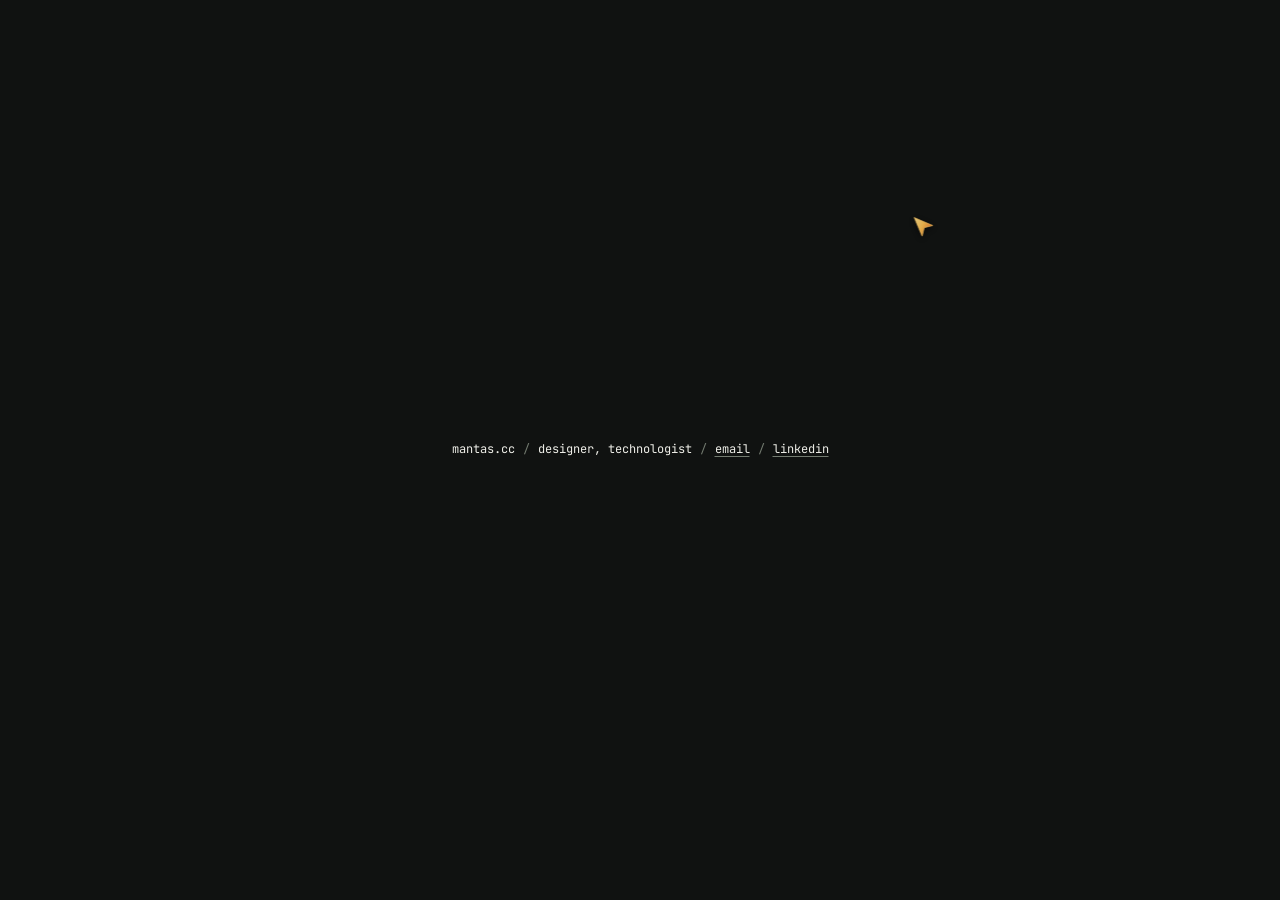
<file: index.html>
<!doctype html>
<html lang="en">
<head>
  <meta charset="utf-8">
  <meta name="viewport" content="width=device-width, initial-scale=1">
  <meta name="description" content="Mantas — designer, technologist.">
  <title>mantas.cc</title>
  <link rel="preconnect" href="https://fonts.googleapis.com">
  <link rel="preconnect" href="https://fonts.gstatic.com" crossorigin>
  <link href="https://fonts.googleapis.com/css2?family=JetBrains+Mono:wght@400&display=swap" rel="stylesheet">
  <style>
    :root { --accent: #ffc252; color-scheme: dark; font-family: 'JetBrains Mono', monospace; background: #101211; color: #eeeee8; }
    * { box-sizing: border-box; }
    body { margin: 0; min-height: 100vh; min-height: 100svh; display: grid; place-items: center; padding: 24px; }
    main { display: flex; flex-wrap: nowrap; align-items: center; justify-content: center; gap: 8px; font-size: 12px; font-weight: 400; line-height: 1.8; text-align: center; }
    .item { white-space: nowrap; }
    .separator { color: #737b70; }
    a { color: inherit; text-decoration: underline; text-underline-offset: 3px; text-decoration-color: #737b70; }
    a:hover { color: var(--accent); text-decoration-color: currentColor; }
    a:focus-visible { outline: 1px solid currentColor; outline-offset: 5px; }
    @media (max-width: 560px) {
      main { gap: 4px; font-size: clamp(8px, 2.5vw, 12px); }
      main a { display: inline-flex; align-items: center; justify-content: center; min-height: 44px; }
    }
    .wanderer { position: fixed; top: 0; left: 0; width: 24px; height: 24px; pointer-events: none; opacity: 0; will-change: transform; filter: drop-shadow(0 2px 3px #000a); }
    .wanderer svg { display: block; width: 100%; height: 100%; transform: rotate(-135deg); }
    @media (prefers-reduced-motion: reduce) { .wanderer { display: none; } }
  </style>
</head>
<body>
  <main aria-label="Mantas — designer, technologist">
    <span class="item">mantas.cc</span>
    <span class="separator" aria-hidden="true">/</span>
    <span class="item">designer, technologist</span>
    <span class="separator" aria-hidden="true">/</span>
    <a class="item" href="mailto:mantas.lilis@gmail.com">email</a>
    <span class="separator" aria-hidden="true">/</span>
    <a class="item" href="https://linkedin.com/in/mantaslilis" rel="me">linkedin</a>
  </main>
  <div class="wanderer" aria-hidden="true">
    <svg viewBox="-8 -8 16 16" fill="none" xmlns="http://www.w3.org/2000/svg">
      <defs><linearGradient id="flame" x1="7" y1="0" x2="-6" y2="4" gradientUnits="userSpaceOnUse"><stop stop-color="#ffe590"/><stop offset=".55" stop-color="#ffc252"/><stop offset="1" stop-color="#ed792d"/></linearGradient></defs>
      <path d="M7 0 -5.5 -5 -2.5 0 -5.5 5Z" fill="url(#flame)" stroke="#ffc764" stroke-width=".45" stroke-linejoin="round"/>
    </svg>
  </div>
  <script src="wander.js" defer></script>
</body>
</html>
</file>
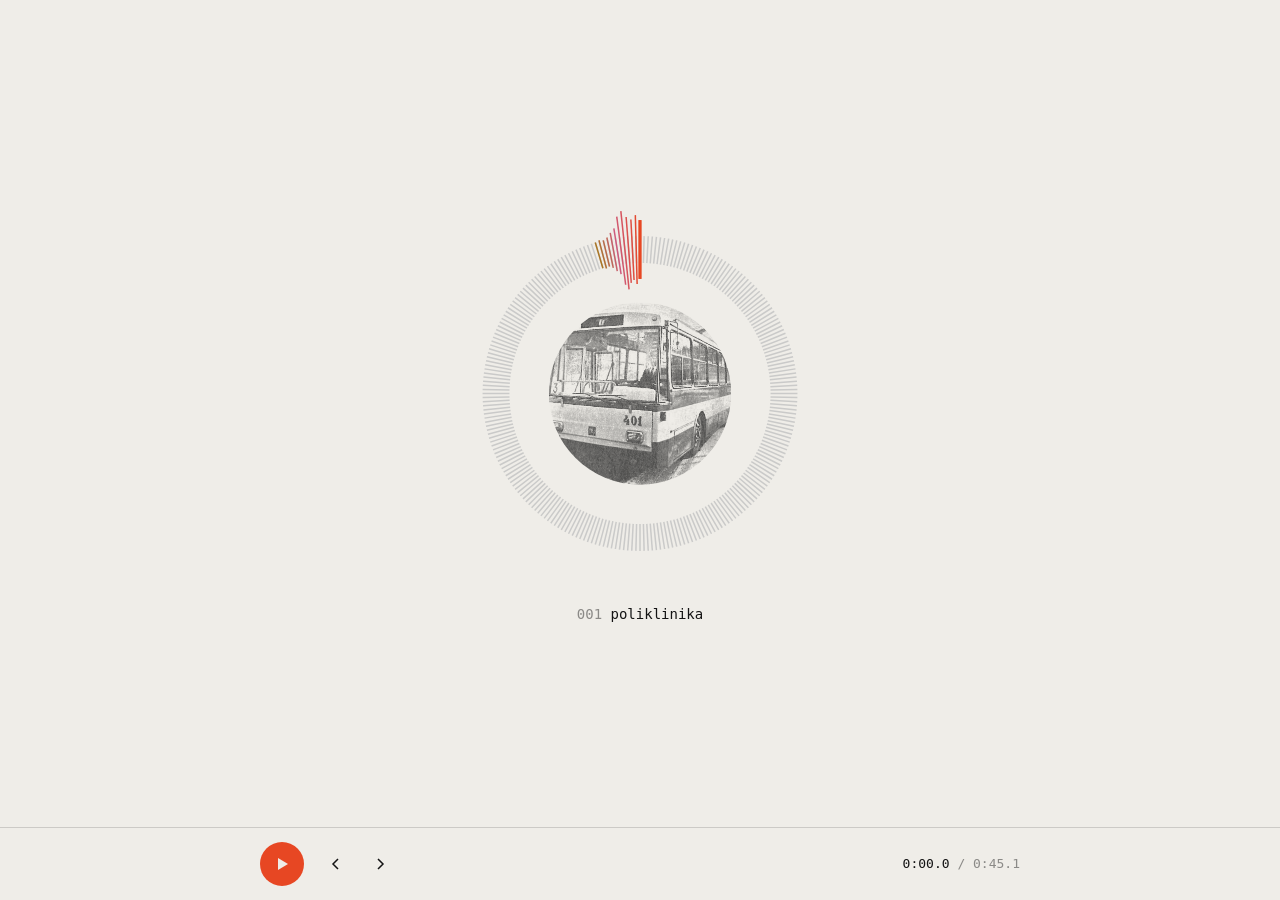
<file: aida/index.html>
<!DOCTYPE html>
<html lang="en">
<head>
<base href="/aida/">
<meta charset="utf-8">
<meta name="viewport" content="width=device-width, initial-scale=1, viewport-fit=cover">
<meta name="color-scheme" content="light dark">
<title>mantas.cc audio loops</title>
<meta name="description" content="Loops by Aida: 001 poliklinika, 002 garsas, 003 signal, 004 warning, 005 archyvas.">
<meta property="og:type" content="website">
<meta property="og:url" content="https://mantas.cc/aida/">
<meta property="og:title" content="mantas.cc audio loops">
<meta property="og:description" content="Loops by Aida: 001 poliklinika, 002 garsas, 003 signal, 004 warning, 005 archyvas.">
<meta property="og:image" content="https://mantas.cc/aida/loops-og.png">
<meta property="og:image:width" content="1200">
<meta property="og:image:height" content="630">
<meta property="og:image:alt" content="A ring of sound bars around a black-and-white photo of the Garsas building in winter.">
<meta name="twitter:card" content="summary_large_image">
<style>
  :root { --paper:#efede8; --ink:#141414; --line:color-mix(in srgb, var(--ink) 16%, transparent); --mono: ui-monospace, "SF Mono", Menlo, Consolas, monospace; --col:800px; }
  @media (prefers-color-scheme: dark) { :root { --paper:#121212; --ink:#ebe8e1; } }
  * { box-sizing:border-box; }
  html, body { margin:0; height:100%; background:var(--paper); color:var(--ink); font:13px/1.4 var(--mono); overflow:hidden; }
  body { position:relative; display:grid; grid-template-rows:1fr auto; height:100dvh; }
  #stage { position:relative; min-height:0; width:100%; max-width:var(--col); margin:0 auto; cursor:pointer; }
  #c { position:absolute; inset:0; width:100%; height:100%; display:block; }
  footer { position:relative; z-index:5; border-top:1px solid var(--line); padding:0 max(20px, env(safe-area-inset-right)) env(safe-area-inset-bottom) max(20px, env(safe-area-inset-left)); }
  .controls { max-width:calc(var(--col) - 40px); margin:0 auto; height:72px; display:grid; grid-template-columns:auto 1fr; align-items:center; gap:20px; }
  .transport { display:flex; align-items:center; gap:4px; }
  #play { margin-right:8px; }
  button { font:inherit; color:inherit; background:none; border:0; width:40px; height:40px; display:grid; place-items:center; cursor:pointer; padding:0; border-radius:50%; transition:opacity .12s, background-color .12s; }
  button svg { width:14px; height:14px; }
  button:focus-visible { outline:1px solid var(--ink); outline-offset:2px; }
  button[disabled] { opacity:.3; cursor:default; }
  @media (hover:hover) { #prev:not(:disabled):hover, #next:not(:disabled):hover { background:var(--line); } }
  #play { width:44px; height:44px; background:var(--accent, var(--ink)); color:var(--paper); }
  #play svg { width:14px; height:14px; }
  @media (hover:hover) { #play:not(:disabled):hover { opacity:.85; } }
  #name { position:absolute; left:50%; transform:translateX(-50%); width:auto; max-width:calc(100% - 40px); height:40px; border-radius:0; white-space:nowrap; overflow:hidden; text-overflow:ellipsis; padding:0 8px; display:block; text-align:center; font-size:14px; }
  @media (hover:hover) { #name:hover { text-decoration:underline; text-underline-offset:4px; } }
  #name span, #time span { opacity:.45; }
  #time { font-variant-numeric:tabular-nums; white-space:nowrap; justify-self:end; }
  @media (max-width:480px) { .controls { gap:12px; } }
  #index { position:absolute; left:50%; width:min(var(--col), 100%); bottom:calc(100% + 1px); background:var(--paper); border:1px solid var(--line); border-bottom:0; max-height:60dvh; overflow-y:auto; transform:translate(-50%, 8px); opacity:0; pointer-events:none; transition:opacity .15s, transform .15s; }
  #index.open { transform:translate(-50%, 0); opacity:1; pointer-events:auto; }
  #index ol { list-style:none; margin:0; padding:0; }
  #toast { position:fixed; z-index:10; top:max(16px, env(safe-area-inset-top)); left:50%; display:flex; align-items:center; gap:10px; padding:10px 18px 10px 14px; background:var(--paper); color:var(--ink); border:1px solid var(--line); border-radius:999px; box-shadow:0 8px 28px rgba(0,0,0,.08); white-space:nowrap; pointer-events:none; transform:translate(-50%, calc(-100% - 32px)); opacity:0; }
  #toast.show { animation:toast 11.1s .5s both; }
  #toast svg { width:16px; height:16px; flex:none; }
  @keyframes toast {
    0% { transform:translate(-50%, calc(-100% - 32px)); opacity:0; animation-timing-function:cubic-bezier(.2,.8,.2,1); }
    5.4%, 95.5% { transform:translate(-50%, 0); opacity:1; }
    95.5% { animation-timing-function:cubic-bezier(.6,0,.8,.2); }
    100% { transform:translate(-50%, calc(-100% - 32px)); opacity:0; }
  }
  @media (prefers-reduced-motion: reduce) { #toast.show { animation-name:toast-fade; } @keyframes toast-fade { 0%, 100% { opacity:0; transform:translate(-50%, 0); } 5.4%, 95.5% { opacity:1; transform:translate(-50%, 0); } } }
  #index li button { width:100%; height:56px; border:0; border-radius:0; border-bottom:1px solid var(--line); display:grid; grid-template-columns:4ch 36px 1fr auto; gap:16px; align-items:center; justify-items:start; text-align:left; padding:0 20px; }
  #index li:last-child button { border-bottom:0; }
  @media (hover:hover) { #index li button:hover { background:var(--line); } }
  #index li button span:last-child { justify-self:end; }
  #index li button span:first-child, #index li button span:last-child { opacity:.45; font-variant-numeric:tabular-nums; }
  #index li button[aria-current=true] { color:var(--accent); }
  #index li button[aria-current=true] span { opacity:1; }
</style>
</head>
<body>
<div id="toast" role="status"><svg viewBox="0 0 16 16" fill="none" stroke="currentColor" stroke-width="1.4" aria-hidden="true"><path d="M2.5 10.5V8a5.5 5.5 0 0 1 11 0v2.5"/><rect x="2" y="9.5" width="3" height="4.5" rx="1"/><rect x="11" y="9.5" width="3" height="4.5" rx="1"/></svg>Headphones recommended</div>
<div id="stage"><canvas id="c" role="img" aria-label="The loop as a ring of bars with a fading trace following the playhead."></canvas><button id="name" aria-haspopup="true" aria-expanded="false" aria-controls="index"></button></div>
<footer id="bar"><nav id="index" aria-label="All loops"><ol id="list"></ol></nav><div class="controls">
  <div class="transport">
    <button id="play" aria-label="Play" disabled><svg viewBox="0 0 14 14" id="icon"><path d="M3 1 L13 7 L3 13 Z" fill="currentColor"/></svg></button>
    <button id="prev" aria-label="Previous loop"><svg viewBox="0 0 14 14"><path d="M9 2 L4 7 L9 12" fill="none" stroke="currentColor" stroke-width="1.5"/></svg></button>
    <button id="next" aria-label="Next loop"><svg viewBox="0 0 14 14"><path d="M5 2 L10 7 L5 12" fill="none" stroke="currentColor" stroke-width="1.5"/></svg></button>
  </div>
  <div id="time" aria-live="off">0:00.0 <span>/ 0:42.0</span></div>
</div></footer>
<script>
const TRACKS = [
  { id: 'poliklinika', n: '001', dur: 45.1, gain: 1.4, img: '[data-uri]', src: 'poliklinika-loop.wav', env: {"L":[0.557,0.176,0.561,0.552,0.755,0.857,0.555,0.654,0.585,0.205,0.498,0.32,0.512,0.633,0.687,0.772,0.646,0.703,0.644,0.219,0.342,0.46,0.445,0.375,0.887,0.864,0.812,0.572,0.504,0.308,0.178,0.564,0.267,0.534,0.786,0.899,0.84,0.567,0.708,0.388,0.173,0.556,0.186,0.605,0.698,1.0,0.928,0.578,0.36,0.543,0.204,0.524,0.308,0.562,0.703,0.865,0.797,0.599,0.691,0.635,0.21,0.471,0.323,0.484,0.634,0.623,0.791,0.692,0.568,0.553,0.225,0.212,0.55,0.337,0.704,0.803,0.792,0.795,0.569,0.449,0.369,0.198,0.564,0.227,0.711,0.698,0.827,0.879,0.521,0.388,0.51,0.204,0.57,0.222,0.567,0.56,0.749,0.859,0.542,0.43,0.556,0.198,0.484,0.299,0.495,0.628,0.686,0.77,0.647,0.719,0.65,0.203,0.329,0.487,0.461,0.671,0.815,0.767,0.794,0.559,0.481,0.32,0.179,0.551,0.221,0.712,0.553,0.903,0.852,0.561,0.705,0.406,0.174,0.554,0.185,0.593,0.709,0.996,0.925,0.554,0.35,0.541,0.193,0.503,0.284,0.548,0.695,0.86,0.802,0.593,0.695,0.634,0.198,0.456,0.343,0.482,0.634,0.722,0.899,0.702,0.657,0.659,0.231,0.203,0.54,0.304,0.489,0.844,0.868,0.818,0.565,0.724,0.359,0.167,0.556,0.186,0.691,0.399,0.946,0.907,0.527,0.656,0.535,0.187,0.552,0.177,0.557,0.558,0.888,0.923,0.542,0.686],"R":[0.557,0.176,0.561,0.552,0.755,0.857,0.555,0.654,0.585,0.205,0.498,0.32,0.512,0.633,0.687,0.772,0.646,0.703,0.644,0.219,0.342,0.46,0.445,0.375,0.887,0.864,0.812,0.572,0.504,0.308,0.178,0.564,0.267,0.534,0.786,0.899,0.84,0.567,0.708,0.388,0.173,0.556,0.186,0.605,0.698,1.0,0.928,0.578,0.36,0.543,0.204,0.524,0.308,0.562,0.703,0.865,0.797,0.599,0.691,0.635,0.21,0.471,0.323,0.484,0.634,0.623,0.791,0.692,0.568,0.553,0.225,0.212,0.55,0.337,0.704,0.803,0.792,0.795,0.569,0.449,0.369,0.198,0.564,0.227,0.711,0.698,0.827,0.879,0.521,0.388,0.51,0.204,0.57,0.222,0.567,0.56,0.749,0.859,0.542,0.43,0.556,0.198,0.484,0.299,0.495,0.628,0.686,0.77,0.647,0.719,0.65,0.203,0.329,0.487,0.461,0.671,0.815,0.767,0.794,0.559,0.481,0.32,0.179,0.551,0.221,0.712,0.553,0.903,0.852,0.561,0.705,0.406,0.174,0.554,0.185,0.593,0.709,0.996,0.925,0.554,0.35,0.541,0.193,0.503,0.284,0.548,0.695,0.86,0.802,0.593,0.695,0.634,0.198,0.456,0.343,0.482,0.634,0.722,0.899,0.702,0.657,0.659,0.231,0.203,0.54,0.304,0.489,0.844,0.868,0.818,0.565,0.724,0.359,0.167,0.556,0.186,0.691,0.399,0.946,0.907,0.527,0.656,0.535,0.187,0.552,0.177,0.557,0.558,0.888,0.923,0.542,0.686]} },
  { id: 'garsas', n: '002', dur: 42.0, img: '[data-uri]', src: 'garsas-loop.wav', env: {"L":[0.549,0.69,0.786,0.355,0.332,0.221,0.131,0.702,0.919,0.382,0.399,0.321,0.212,0.208,0.753,0.773,0.911,0.447,0.325,0.237,0.155,0.862,0.87,0.468,0.397,0.333,0.252,0.215,0.683,0.572,0.699,0.346,0.26,0.159,0.392,0.884,0.675,0.394,0.258,0.269,0.245,0.361,0.71,1.0,0.363,0.451,0.267,0.211,0.137,0.125,0.177,0.208,0.227,0.272,0.229,0.172,0.826,0.277,0.298,0.192,0.18,0.15,0.784,0.746,0.409,0.367,0.389,0.353,0.225,0.913,0.754,0.943,0.438,0.31,0.21,0.148,0.117,0.09,0.163,0.194,0.197,0.239,0.355,0.839,0.575,0.315,0.239,0.173,0.117,0.542,0.846,0.622,0.442,0.344,0.252,0.212,0.395,0.682,0.757,0.359,0.349,0.234,0.142,0.512,0.817,0.399,0.37,0.387,0.246,0.251,0.787,0.761,0.937,0.428,0.309,0.242,0.152,0.748,0.804,0.42,0.4,0.334,0.267,0.228,0.509,0.756,0.658,0.379,0.32,0.172,0.398,0.704,0.751,0.446,0.365,0.297,0.29,0.167,0.139,0.116,0.076,0.071,0.054,0.047,0.613,0.807,0.483,0.4,0.424,0.251,0.278,0.497,0.75,0.359,0.344,0.233,0.142,0.119,0.096,0.078,0.164,0.198,0.181,0.216,0.179,0.67,0.63,0.701,0.388,0.302,0.138,0.129,0.094,0.083,0.178,0.201,0.274,0.216,0.294,0.708,0.725,0.581,0.374,0.259,0.161,0.498,0.776,0.533,0.402,0.474,0.356,0.225],"R":[0.549,0.69,0.786,0.355,0.332,0.221,0.131,0.702,0.919,0.382,0.399,0.321,0.212,0.208,0.753,0.773,0.911,0.447,0.325,0.237,0.155,0.862,0.87,0.468,0.397,0.333,0.252,0.215,0.683,0.572,0.699,0.346,0.26,0.159,0.392,0.884,0.675,0.394,0.258,0.269,0.245,0.361,0.71,1.0,0.363,0.451,0.267,0.211,0.137,0.125,0.177,0.208,0.227,0.272,0.229,0.172,0.826,0.277,0.298,0.192,0.18,0.15,0.784,0.746,0.409,0.367,0.389,0.353,0.225,0.913,0.754,0.943,0.438,0.31,0.21,0.148,0.117,0.09,0.163,0.194,0.197,0.239,0.355,0.839,0.575,0.315,0.239,0.173,0.117,0.542,0.846,0.622,0.442,0.344,0.252,0.212,0.395,0.682,0.757,0.359,0.349,0.234,0.142,0.512,0.817,0.399,0.37,0.387,0.246,0.251,0.787,0.761,0.937,0.428,0.309,0.242,0.152,0.748,0.804,0.42,0.4,0.334,0.267,0.228,0.509,0.756,0.658,0.379,0.32,0.172,0.398,0.704,0.751,0.446,0.365,0.297,0.29,0.167,0.139,0.116,0.076,0.071,0.054,0.047,0.613,0.807,0.483,0.4,0.424,0.251,0.278,0.497,0.75,0.359,0.344,0.233,0.142,0.119,0.096,0.078,0.164,0.198,0.181,0.216,0.179,0.67,0.63,0.701,0.388,0.302,0.138,0.129,0.094,0.083,0.178,0.201,0.274,0.216,0.294,0.708,0.725,0.581,0.374,0.259,0.161,0.498,0.776,0.533,0.402,0.474,0.356,0.225]} },
  { id: 'signal', n: '003', dur: 44.0, gain: 0.72, img: '[data-uri]', src: 'signal-loop.wav', env: {"L":[0.487,0.459,0.481,0.392,0.361,0.309,0.195,0.193,0.16,0.155,0.115,0.099,0.124,0.588,0.151,0.261,0.244,0.287,0.303,0.305,0.319,0.766,0.689,0.575,0.583,0.602,0.55,0.431,0.369,0.406,0.453,0.478,0.478,0.446,0.375,0.483,0.541,0.671,0.424,0.451,0.415,0.339,0.437,0.457,0.444,0.361,0.697,0.76,0.719,0.669,0.633,0.655,0.52,0.617,0.472,0.52,0.494,0.298,0.262,0.395,0.5,0.42,0.412,0.722,0.637,0.596,0.569,0.613,0.744,0.733,0.807,0.703,0.669,0.38,0.34,0.316,0.344,0.337,0.617,0.336,0.337,0.448,0.668,0.857,0.509,0.871,0.996,0.503,0.784,0.837,0.649,0.524,0.553,0.466,0.4,0.428,0.49,0.455,0.481,0.392,0.359,0.309,0.195,0.193,0.16,0.155,0.115,0.1,0.124,0.588,0.152,0.261,0.244,0.287,0.303,0.305,0.319,0.767,0.689,0.575,0.583,0.602,0.55,0.431,0.369,0.407,0.453,0.478,0.478,0.446,0.375,0.483,0.541,0.671,0.425,0.45,0.416,0.34,0.436,0.458,0.445,0.361,0.694,0.763,0.718,0.669,0.633,0.655,0.52,0.617,0.473,0.52,0.494,0.299,0.262,0.395,0.5,0.419,0.413,0.722,0.637,0.597,0.569,0.612,0.742,0.735,0.807,0.703,0.669,0.38,0.34,0.316,0.344,0.33,0.62,0.336,0.336,0.444,0.67,0.856,0.51,0.867,1.0,0.502,0.785,0.835,0.652,0.524,0.553,0.467,0.399,0.429],"R":[0.487,0.459,0.481,0.392,0.361,0.309,0.195,0.193,0.16,0.155,0.115,0.099,0.124,0.588,0.151,0.261,0.244,0.287,0.303,0.305,0.319,0.766,0.689,0.575,0.583,0.602,0.55,0.431,0.369,0.406,0.453,0.478,0.478,0.446,0.375,0.483,0.541,0.671,0.424,0.451,0.415,0.339,0.437,0.457,0.444,0.361,0.697,0.76,0.719,0.669,0.633,0.655,0.52,0.617,0.472,0.52,0.494,0.298,0.262,0.395,0.5,0.42,0.412,0.722,0.637,0.596,0.569,0.613,0.744,0.733,0.807,0.703,0.669,0.38,0.34,0.316,0.344,0.337,0.617,0.336,0.337,0.448,0.668,0.857,0.509,0.871,0.996,0.503,0.784,0.837,0.649,0.524,0.553,0.466,0.4,0.428,0.49,0.455,0.481,0.392,0.359,0.309,0.195,0.193,0.16,0.155,0.115,0.1,0.124,0.588,0.152,0.261,0.244,0.287,0.303,0.305,0.319,0.767,0.689,0.575,0.583,0.602,0.55,0.431,0.369,0.407,0.453,0.478,0.478,0.446,0.375,0.483,0.541,0.671,0.425,0.45,0.416,0.34,0.436,0.458,0.445,0.361,0.694,0.763,0.718,0.669,0.633,0.655,0.52,0.617,0.473,0.52,0.494,0.299,0.262,0.395,0.5,0.419,0.413,0.722,0.637,0.597,0.569,0.612,0.742,0.735,0.807,0.703,0.669,0.38,0.34,0.316,0.344,0.33,0.62,0.336,0.336,0.444,0.67,0.856,0.51,0.867,1.0,0.502,0.785,0.835,0.652,0.524,0.553,0.467,0.399,0.429]} },
  { id: 'warning', n: '004', zoom: 1.32, dur: 43.40136054421769, img: 'warning.png', src: 'warning-loop.wav', env: {"L":[0.254,0.334,0.381,0.299,0.192,0.272,0.842,0.816,0.636,0.565,0.445,0.361,0.276,0.28,0.369,0.395,0.261,0.248,0.307,0.961,0.775,0.648,0.606,0.445,0.367,0.34,0.295,0.255,0.309,0.298,0.225,0.433,0.934,0.762,0.567,0.518,0.4,0.369,0.32,0.256,0.374,0.333,0.293,0.202,0.679,0.913,0.677,0.661,0.454,0.405,0.344,0.328,0.326,0.428,0.279,0.238,0.197,0.718,0.866,0.609,0.62,0.52,0.437,0.341,0.206,0.3,0.395,0.275,0.272,0.249,0.892,0.833,0.605,0.562,0.457,0.395,0.316,0.257,0.287,0.282,0.292,0.236,0.367,1.0,0.779,0.607,0.576,0.425,0.327,0.293,0.283,0.403,0.356,0.294,0.245,0.396,0.829,0.773,0.669,0.495,0.415,0.369,0.271,0.299,0.383,0.332,0.194,0.206,0.696,0.89,0.628,0.584,0.509,0.395,0.297,0.278,0.354,0.422,0.272,0.262,0.16,0.768,0.898,0.658,0.653,0.501,0.407,0.362,0.305,0.277,0.275,0.32,0.266,0.238,0.879,0.843,0.57,0.561,0.398,0.394,0.321,0.29,0.339,0.361,0.3,0.237,0.311,0.925,0.777,0.663,0.593,0.354,0.394,0.345,0.285,0.427,0.352,0.239,0.223,0.393,0.885,0.79,0.584,0.584,0.448,0.387,0.212,0.245,0.355,0.345,0.282,0.215,0.746,0.897,0.59,0.645,0.459,0.434,0.336,0.291,0.273,0.263,0.3,0.274,0.208,0.824,0.923,0.622,0.588,0.497,0.396,0.309],"R":[0.254,0.334,0.381,0.299,0.192,0.272,0.842,0.816,0.636,0.565,0.445,0.361,0.276,0.28,0.369,0.395,0.261,0.248,0.307,0.961,0.775,0.648,0.606,0.445,0.367,0.34,0.295,0.255,0.309,0.298,0.225,0.433,0.934,0.762,0.567,0.518,0.4,0.369,0.32,0.256,0.374,0.333,0.293,0.202,0.679,0.913,0.677,0.661,0.454,0.405,0.344,0.328,0.326,0.428,0.279,0.238,0.197,0.718,0.866,0.609,0.62,0.52,0.437,0.341,0.206,0.3,0.395,0.275,0.272,0.249,0.892,0.833,0.605,0.562,0.457,0.395,0.316,0.257,0.287,0.282,0.292,0.236,0.367,1.0,0.779,0.607,0.576,0.425,0.327,0.293,0.283,0.403,0.356,0.294,0.245,0.396,0.829,0.773,0.669,0.495,0.415,0.369,0.271,0.299,0.383,0.332,0.194,0.206,0.696,0.89,0.628,0.584,0.509,0.395,0.297,0.278,0.354,0.422,0.272,0.262,0.16,0.768,0.898,0.658,0.653,0.501,0.407,0.362,0.305,0.277,0.275,0.32,0.266,0.238,0.879,0.843,0.57,0.561,0.398,0.394,0.321,0.29,0.339,0.361,0.3,0.237,0.311,0.925,0.777,0.663,0.593,0.354,0.394,0.345,0.285,0.427,0.352,0.239,0.223,0.393,0.885,0.79,0.584,0.584,0.448,0.387,0.212,0.245,0.355,0.345,0.282,0.215,0.746,0.897,0.59,0.645,0.459,0.434,0.336,0.291,0.273,0.263,0.3,0.274,0.208,0.824,0.923,0.622,0.588,0.497,0.396,0.309]} },
  { id: 'archyvas', n: '005', zoom: 1.9, dur: 43.333333333333336, img: 'archyvas.png', src: 'archyvas-loop.wav', env: {"L":[0.552,0.412,0.434,0.594,0.591,0.296,0.386,0.526,0.339,0.268,0.624,0.284,0.67,0.258,0.443,0.336,0.417,0.302,0.818,0.364,0.195,0.342,0.541,0.296,0.22,0.831,0.414,0.624,0.39,0.468,0.527,0.261,0.199,0.721,0.341,0.177,0.351,0.696,0.342,0.468,0.558,0.701,0.326,0.251,0.49,0.379,0.275,0.212,0.75,0.301,0.368,0.572,0.573,1.0,0.685,0.398,0.652,0.351,0.286,0.497,0.42,0.309,0.595,0.592,0.203,0.367,0.709,0.36,0.226,0.765,0.281,0.676,0.439,0.442,0.532,0.269,0.316,0.65,0.444,0.257,0.287,0.612,0.386,0.215,0.602,0.331,0.631,0.229,0.549,0.405,0.291,0.15,0.718,0.317,0.263,0.356,0.586,0.432,0.509,0.575,0.552,0.446,0.162,0.494,0.297,0.272,0.266,0.734,0.284,0.167,0.48,0.394,0.246,0.717,0.487,0.666,0.467,0.412,0.553,0.251,0.286,0.418,0.804,0.3,0.157,0.591,0.398,0.159,0.638,0.319,0.67,0.217,0.363,0.551,0.393,0.192,0.621,0.452,0.268,0.339,0.528,0.331,0.337,0.648,0.376,0.678,0.289,0.522,0.305,0.377,0.387,0.733,0.289,0.148,0.376,0.557,0.296,0.583,0.737,0.476,0.525,0.443,0.538,0.454,0.267,0.187,0.897,0.361,0.225,0.358,0.378,0.171,0.452,0.49,0.621,0.289,0.232,0.497,0.548,0.212,0.302,0.684,0.211,0.459,0.587,0.407,0.297,0.631,0.364,0.725,0.297,0.23],"R":[0.552,0.412,0.434,0.594,0.591,0.296,0.386,0.526,0.339,0.268,0.624,0.284,0.67,0.258,0.443,0.336,0.417,0.302,0.818,0.364,0.195,0.342,0.541,0.296,0.22,0.831,0.414,0.624,0.39,0.468,0.527,0.261,0.199,0.721,0.341,0.177,0.351,0.696,0.342,0.468,0.558,0.701,0.326,0.251,0.49,0.379,0.275,0.212,0.75,0.301,0.368,0.572,0.573,1.0,0.685,0.398,0.652,0.351,0.286,0.497,0.42,0.309,0.595,0.592,0.203,0.367,0.709,0.36,0.226,0.765,0.281,0.676,0.439,0.442,0.532,0.269,0.316,0.65,0.444,0.257,0.287,0.612,0.386,0.215,0.602,0.331,0.631,0.229,0.549,0.405,0.291,0.15,0.718,0.317,0.263,0.356,0.586,0.432,0.509,0.575,0.552,0.446,0.162,0.494,0.297,0.272,0.266,0.734,0.284,0.167,0.48,0.394,0.246,0.717,0.487,0.666,0.467,0.412,0.553,0.251,0.286,0.418,0.804,0.3,0.157,0.591,0.398,0.159,0.638,0.319,0.67,0.217,0.363,0.551,0.393,0.192,0.621,0.452,0.268,0.339,0.528,0.331,0.337,0.648,0.376,0.678,0.289,0.522,0.305,0.377,0.387,0.733,0.289,0.148,0.376,0.557,0.296,0.583,0.737,0.476,0.525,0.443,0.538,0.454,0.267,0.187,0.897,0.361,0.225,0.358,0.378,0.171,0.452,0.49,0.621,0.289,0.232,0.497,0.548,0.212,0.302,0.684,0.211,0.459,0.587,0.407,0.297,0.631,0.364,0.725,0.297,0.23]} }
];
const PAL = {"light":{"red":[236,63,39],"blue":[74,127,232],"yellow":[165,124,14],"p0":[231,71,35],"p1":[206,91,124],"p2":[164,124,19],"grey":[202,202,201]},"dark":{"red":[252,134,113],"blue":[125,168,252],"yellow":[212,161,9],"p0":[252,135,108],"p1":[249,131,162],"p2":[210,161,40],"grey":[92,92,91]}};
const TRACE = 0.05;
const trackFromHash = () => TRACKS.find(t => '#' + t.n === location.hash) || TRACKS[0];
let track = trackFromHash(), ENV = track.env;
const B = 192, NW = 240, TAU = Math.PI * 2;
const amp = (u, arr) => { u = ((u % 1) + 1) % 1; const f = u * B, i = Math.floor(f) % B, j = (i + 1) % B, t = f - Math.floor(f); return arr[i] * (1 - t) + arr[j] * t; };
const rgb = c => `rgb(${c.join(',')})`;
const mix = (a, b, t) => a.map((v, i) => Math.round(v + (b[i] - v) * t));
const dark = matchMedia('(prefers-color-scheme: dark)');
const mode = () => dark.matches ? 'dark' : 'light';
const grad = t => { const P = PAL[mode()]; return t < 0.5 ? mix(P.p0, P.p1, t * 2) : mix(P.p1, P.p2, (t - 0.5) * 2); };
const $ = id => document.getElementById(id);

let ctx, gain, buffer, source, startAt = 0, playing = false, duration = track.dur, paused = 0, loadId = 0, busy = false;
const FADE = 0.025;
const cache = {};
async function load(t) {
  const id = ++loadId; $('play').disabled = true; buffer = null;
  try { if (!ctx) { ctx = new (window.AudioContext || window.webkitAudioContext)(); gain = ctx.createGain(); gain.connect(ctx.destination); }
    cache[t.id] ||= fetch(t.src).then(r => { if (!r.ok) throw 0; return r.arrayBuffer(); }).then(d => ctx.decodeAudioData(d));
    const b = await cache[t.id]; if (id !== loadId) return null;
    buffer = b; duration = b.duration; $('play').disabled = false; return b;
  } catch { delete cache[t.id]; if (id === loadId) $('time').textContent = 'could not load ' + t.src; return null; }
}
const fmtS = s => Math.floor(s / 60) + ':' + String(Math.round(s % 60)).padStart(2, '0');
const idx = () => TRACKS.indexOf(track);
function renderTracks() {
  $('name').innerHTML = '<span>' + track.n + '</span> ' + track.id;
  $('name').ariaLabel = track.n + ' ' + track.id + ', show all loops';
  $('prev').disabled = $('next').disabled = TRACKS.length < 2;
  $('list').querySelectorAll('button').forEach(b => b.setAttribute('aria-current', b.dataset.id === track.id));
  document.title = 'Aida — ' + track.n + ' ' + track.id;
  document.documentElement.style.setProperty('--accent', rgb(PAL[mode()].p0));
}
// Switching loops keeps the playhead's place on the wheel (its phase); the clock time follows, so it
// differs only by the small length difference between loops and never wraps to the start.
async function select(t, updateUrl = true) {
  if (updateUrl && location.hash !== '#' + t.n) history.pushState(null, '', '#' + t.n);
  closeIndex(); if (t === track) return;
  const was = playing || resumeAfterLoad, ph = phase();
  if (playing) stopSource();
  track = t; ENV = t.env; paused = ph; duration = t.dur; renderTracks(); resumeAfterLoad = was;
  const ok = await load(t); if (track !== t) return;
  resumeAfterLoad = false; if (ok && was) toggle();
}
let resumeAfterLoad = false;
addEventListener('hashchange', () => select(trackFromHash(), false));
const step = d => select(TRACKS[(idx() + d + TRACKS.length) % TRACKS.length]);
function openIndex() { $('index').classList.add('open'); $('name').setAttribute('aria-expanded', 'true'); }
function closeIndex() { $('index').classList.remove('open'); $('name').setAttribute('aria-expanded', 'false'); }
TRACKS.forEach(t => { const li = document.createElement('li'), b = document.createElement('button'); b.dataset.id = t.id;
  b.innerHTML = '<span>' + t.n + '</span><canvas width="72" height="72" style="width:36px;height:36px" aria-hidden="true"></canvas><span>' + t.id + '</span><span>' + fmtS(t.dur) + '</span>'; b.querySelector('canvas').dataset.id = t.id; b.onclick = () => select(t); li.append(b); $('list').append(li); });
$('prev').onclick = () => step(-1); $('next').onclick = () => step(1);
$('name').onclick = () => $('index').classList.contains('open') ? closeIndex() : openIndex();
const phase = () => playing ? (((ctx.currentTime - startAt) / duration) % 1 + 1) % 1 : paused;
const PLAY = '<path d="M3 1 L13 7 L3 13 Z" fill="currentColor"/>', PAUSE = '<rect x="2" y="1" width="3.5" height="12" fill="currentColor"/><rect x="8.5" y="1" width="3.5" height="12" fill="currentColor"/>';
function setIcon() { $('icon').innerHTML = playing ? PAUSE : PLAY; $('play').ariaLabel = playing ? 'Pause' : 'Play'; }
function stopSource() {
  const now = ctx.currentTime, s = source;
  paused = phase(); playing = false; setIcon();
  gain.gain.cancelScheduledValues(now); gain.gain.setValueAtTime(gain.gain.value, now); gain.gain.linearRampToValueAtTime(0, now + FADE);
  try { s.stop(now + FADE + 0.005); } catch {}
}
async function toggle() {
  if (!buffer || busy) return;
  if (playing) { stopSource(); return; }
  busy = true;
  try { await ctx.resume(); } catch {}
  const now = ctx.currentTime, off = paused * duration;
  source = ctx.createBufferSource(); source.buffer = buffer; source.loop = true; source.connect(gain);
  gain.gain.cancelScheduledValues(now); gain.gain.setValueAtTime(0, now); gain.gain.linearRampToValueAtTime(track.gain || 1, now + FADE);
  source.start(now, off); startAt = now - off; playing = true; setIcon(); busy = false;
}
$('play').onclick = toggle;
let sx = null, sy = 0;
$('stage').addEventListener('pointerdown', e => { if (e.target.closest('button')) { sx = null; return; } sx = e.clientX; sy = e.clientY; });
$('stage').addEventListener('pointerup', e => { if (sx === null) return; const dx = e.clientX - sx, dy = e.clientY - sy; sx = null;
  if ($('index').classList.contains('open')) { closeIndex(); return; }
  if (Math.abs(dx) > 50 && Math.abs(dx) > Math.abs(dy)) step(dx < 0 ? 1 : -1); else if (Math.hypot(dx, dy) < 10 && onRing(e)) toggle(); });
const ringSize = (W, H) => Math.min(W, H * 0.92, 480);
function onRing(e) { const r = $('stage').getBoundingClientRect(), S = ringSize(r.width, r.height);
  return Math.hypot(e.clientX - r.left - r.width / 2, e.clientY - r.top - (r.height / 2 - 20)) < S * 0.42; }
$('stage').style.touchAction = 'pan-y';
addEventListener('keydown', e => { if (e.target.closest && e.target.closest('#index')) { if (e.key === 'Escape') closeIndex(); return; }
  if (e.target.tagName === 'BUTTON' && (e.code === 'Space' || e.key === 'Enter')) return;
  if (e.code === 'Space') { e.preventDefault(); toggle(); } else if (e.key === 'ArrowRight') step(1); else if (e.key === 'ArrowLeft') step(-1); else if (e.key === 'Escape') closeIndex(); });

const ang = u => u * TAU - Math.PI / 2;
const SS = t => t * t * (3 - 2 * t);
const fmt = s => Math.floor(s / 60) + ':' + (s % 60).toFixed(1).padStart(4, '0');
const tones = {};
function toned(t) {
  const m = mode(), key = t.id + m; if (tones[key] !== undefined) return tones[key];
  tones[key] = null; const img = new Image();
  img.onload = () => { const c = document.createElement('canvas'); c.width = img.width; c.height = img.height;
    const x = c.getContext('2d'); x.drawImage(img, 0, 0); const d = x.getImageData(0, 0, c.width, c.height), p = d.data;
    const M = m === 'dark' ? [[18, 18, 18], [235, 232, 225]] : [[239, 237, 232], [20, 20, 20]], k = 0.72;
    for (let i = 0; i < p.length; i += 4) { let v = p[i] / 255; v = m === 'dark' ? v : 1 - v;
      for (let ch = 0; ch < 3; ch++) p[i + ch] = M[0][ch] + (M[1][ch] - M[0][ch]) * v * k; }
    x.putImageData(d, 0, 0); tones[key] = c; thumbs(); };
  img.src = t.img; return null;
}
function photo(x, t, cx, cy, rad) { const c = toned(t); if (!c) return;
  x.save(); x.beginPath(); x.arc(cx, cy, rad, 0, TAU); x.clip(); const size = rad * (t.zoom || 1); x.drawImage(c, cx - size, cy - size, size * 2, size * 2); x.restore(); }
function thumbs() { $('list').querySelectorAll('canvas').forEach(c => { const x = c.getContext('2d'); x.clearRect(0, 0, 72, 72);
  photo(x, TRACKS.find(t => t.id === c.dataset.id), 36, 36, 36); }); }
thumbs(); dark.addEventListener('change', () => { thumbs(); renderTracks(); });
function frame() {
  const c = $('c'), r = devicePixelRatio || 1, W = c.clientWidth, H = c.clientHeight;
  if (c.width !== Math.round(W * r) || c.height !== Math.round(H * r)) { c.width = Math.round(W * r); c.height = Math.round(H * r); }
  const x = c.getContext('2d'); x.setTransform(r, 0, 0, r, 0, 0); x.clearRect(0, 0, W, H);
  const m = mode(), P = PAL[m], S = ringSize(W, H), cx = W / 2, cy = H / 2 - 20;
  const R = S * 0.3, half = S * 0.028, k = S * 0.11, lw = Math.max(1.2, S / 320);
  const bar = (u, out, inn) => { const a = ang(u), co = Math.cos(a), si = Math.sin(a);
    x.beginPath(); x.moveTo(cx + (R - inn) * co, cy + (R - inn) * si); x.lineTo(cx + (R + out) * co, cy + (R + out) * si); x.stroke(); };
  const ph = phase(), head = Math.floor(ph * NW) / NW;
  photo(x, track, cx, cy, S * 0.19);
  x.lineCap = 'butt'; x.lineWidth = lw; x.strokeStyle = rgb(P.grey);
  for (let i = 0; i < NW; i++) bar(i / NW, half, half);
  for (let i = NW - 1; i >= 0; i--) {
    const u = i / NW, t = ((((head - u) % 1) + 1) % 1) / TRACE; if (t >= 1) continue;
    const sh = SS(t), out = amp(u, ENV.L) * k, inn = amp(u, ENV.R) * k;
    x.strokeStyle = rgb(grad(t)); bar(u, out + (half - out) * sh, inn + (half - inn) * sh);
  }
  x.lineWidth = lw * 2.2; x.strokeStyle = rgb(P.p0); bar(head, amp(head, ENV.L) * k, amp(head, ENV.R) * k);
  $('time').innerHTML = fmt(ph * duration) + ' <span>/ ' + fmt(duration) + '</span>';
  $('name').style.top = Math.min(H - 48, cy + S * 0.42) + 'px';
  requestAnimationFrame(frame);
}
renderTracks(); load(track); requestAnimationFrame(frame);
function showToast() { if (document.visibilityState !== 'visible') { document.addEventListener('visibilitychange', showToast, { once: true }); return; }
  requestAnimationFrame(() => $('toast').classList.add('show')); }
showToast();
</script>
</body>
</html>
</file>
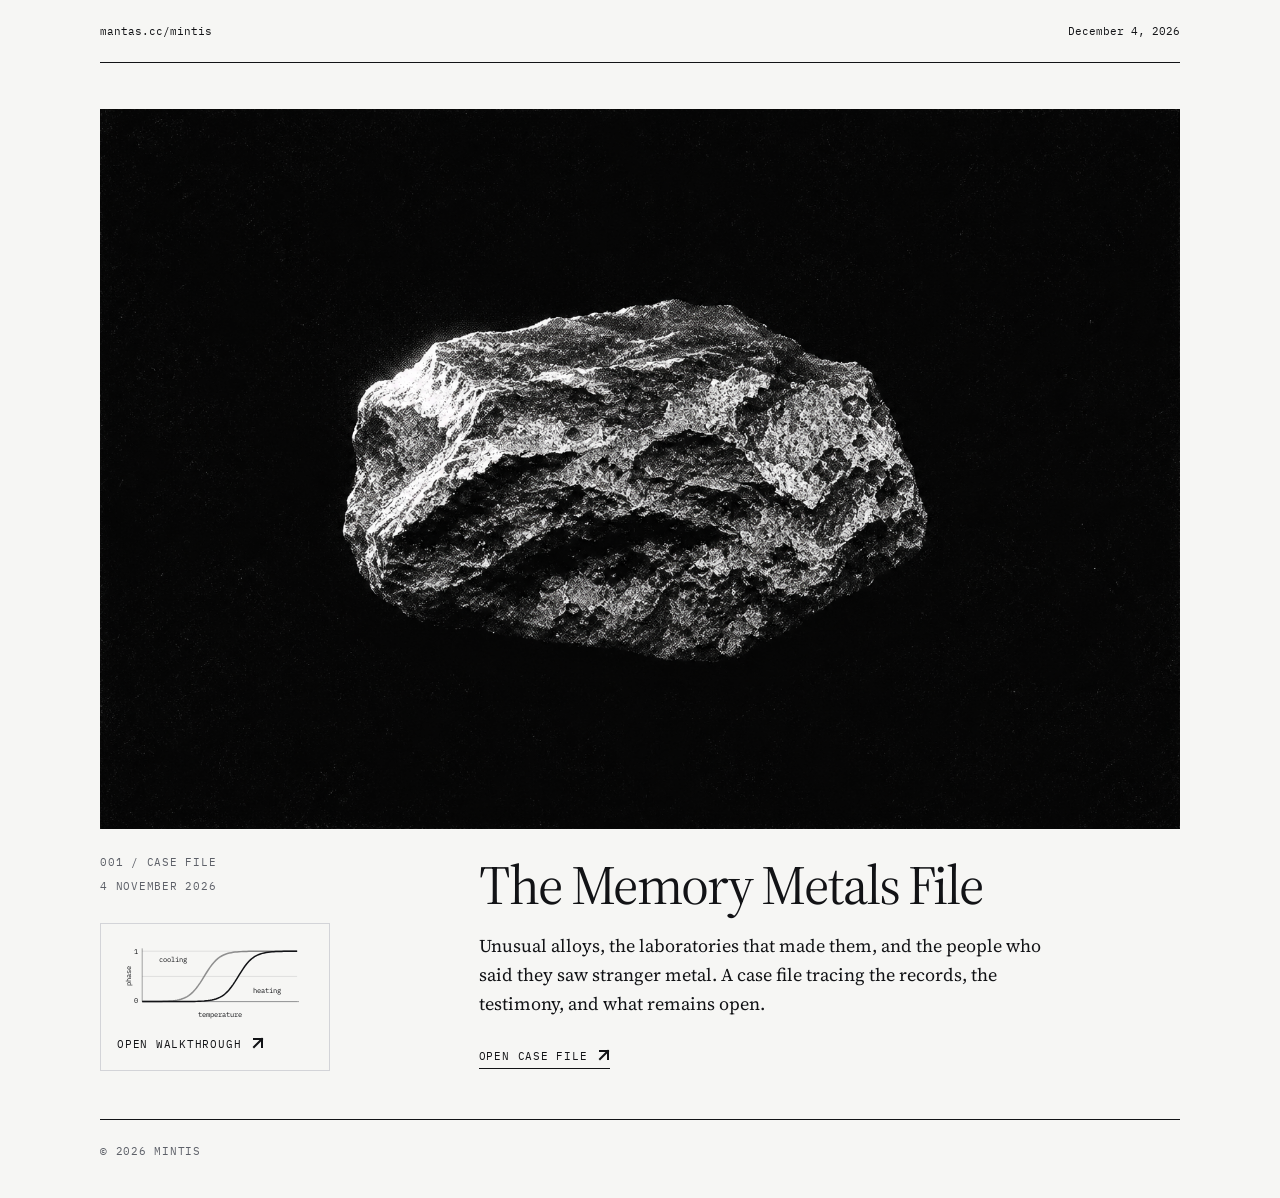
<file: mintis/index.html>
<!doctype html>
<html lang="en">
<head>
  <meta charset="utf-8">
  <meta name="viewport" content="width=device-width, initial-scale=1">
  <title>mintis — Ideas, examined.</title>
  <meta name="description" content="An editorial notebook of ideas. Case files, observations, and questions worth following.">
  <link rel="canonical" href="https://mantas.cc/mintis/">
  <meta property="og:title" content="mintis — Ideas, examined.">
  <meta property="og:image" content="https://mantas.cc/mintis/assets/memory-metals.png">
  <link rel="preconnect" href="https://fonts.googleapis.com">
  <link rel="preconnect" href="https://fonts.gstatic.com" crossorigin>
  <link href="https://fonts.googleapis.com/css2?family=IBM+Plex+Mono:wght@400;500&family=Source+Serif+4:ital,opsz,wght@0,8..60,400;0,8..60,600;1,8..60,400&display=swap" rel="stylesheet">
  <style>
    :root{color-scheme:light;--paper:#f6f6f4;--ink:#121316;--muted:#5d6068;--rule:#d3d4d8;font-family:'Source Serif 4',Georgia,serif;background:var(--paper);color:var(--ink)}
    *{box-sizing:border-box}body{margin:0;padding:0 28px}.wrap{max-width:1080px;margin:auto;min-height:100vh;min-height:100svh;display:flex;flex-direction:column}a{color:inherit}a:focus-visible{outline:2px solid;outline-offset:6px}
    .mono{font-family:'IBM Plex Mono',monospace;font-size:11px;letter-spacing:.07em;text-transform:uppercase}
    nav{display:flex;justify-content:space-between;padding:24px 0;border-bottom:1px solid var(--ink)}nav a{text-decoration:none}nav.mono{text-transform:none;letter-spacing:0;gap:16px;flex-wrap:wrap}
    main{padding-top:46px}
    .feature{display:block;text-decoration:none}.hero{overflow:hidden;background:#080808}.hero img{display:block;width:100%;height:auto;aspect-ratio:3/2;object-fit:cover;transition:transform .5s}.feature:hover img{transform:scale(1.015)}
    .entry{display:grid;grid-template-columns:1fr 2fr;gap:28px;padding:26px 0 48px;border-bottom:1px solid var(--ink)}.entry-meta{display:flex;flex-direction:column;gap:10px;color:var(--muted)}h2{font-weight:400;font-size:clamp(32px,5vw,55px);line-height:1.08;letter-spacing:-.035em;margin:0 0 18px}.excerpt{font-size:18px;line-height:1.6;max-width:570px;margin:0 0 24px}.read{display:inline-block;border-bottom:1px solid;padding-bottom:5px}.feature:hover h2{text-decoration:underline;text-decoration-thickness:1px;text-underline-offset:6px}
    footer{margin-top:auto;display:flex;justify-content:space-between;gap:20px;color:var(--muted);padding:24px 0 40px}footer a{text-decoration:none}
    @media(max-width:600px){body{padding:0 18px}.entry{grid-template-columns:1fr;gap:22px}.entry-meta{flex-direction:row;justify-content:space-between}.excerpt{font-size:17px}footer{font-size:9px}}
    @media(prefers-reduced-motion:reduce){.hero img{transition:none}.feature:hover img{transform:none}}
    .read:hover,.read:focus-visible{background:var(--ink);color:var(--paper);border-color:var(--ink)}
  .title-link,.read{text-decoration:none}.title-link:hover{text-decoration:underline;text-decoration-thickness:1px;text-underline-offset:6px}
    .walkthrough-banner{display:flex;flex-direction:column;gap:12px;max-width:230px;margin-top:20px;padding:16px;border:1px solid var(--rule);text-decoration:none;color:var(--ink);line-height:1.6;background:transparent}.walkthrough-banner > svg{display:block;width:100%;height:84px}.walkthrough-banner:hover{border-color:var(--ink);background:var(--ink);color:var(--paper)}
    @media(max-width:600px){.entry-meta{flex-wrap:wrap}.walkthrough-banner{flex-basis:100%;margin-top:12px;width:100%;max-width:none;flex-direction:column;align-items:stretch;gap:14px}.walkthrough-banner > svg{width:100%;height:auto;aspect-ratio:200/90;flex:none}}
  
    .preview-trace{fill:none;stroke:currentColor;stroke-width:1.6;stroke-dasharray:1;stroke-dashoffset:0}.trace-back{opacity:.45}
    .walkthrough-banner.is-animating .preview-trace{animation:preview-draw 4.8s ease-in-out both}.walkthrough-banner.is-animating .trace-front{animation-delay:.35s;animation-duration:4.45s}
    @keyframes preview-draw{0%,8%{stroke-dashoffset:1}65%,100%{stroke-dashoffset:0}}
    @media(prefers-reduced-motion:reduce){.walkthrough-banner.is-animating .preview-trace{animation:none}}
    .link-arrow{display:inline-block;width:12px;height:12px;margin-left:3px;vertical-align:-1px;fill:none;stroke:currentColor;stroke-width:2;stroke-linecap:square;stroke-linejoin:miter}
  </style>
</head>
<body>
  <div class="wrap">
    <nav class="mono" aria-label="Publication"><a href="/mintis/">mantas.cc/mintis</a><time id="today" datetime="2026-11-10">November 10, 2026</time></nav>
    <main>
      <article>
        <a class="feature" href="memory-metals/">
          <div class="hero"><img src="assets/memory-metals.png" width="1536" height="1024" alt="A rough metallic stone, rendered in grainy black and white." fetchpriority="high"></div>
        </a>
          <div class="entry">
            <div class="entry-meta mono"><span>001 / Case file</span><time datetime="2026-11-04">4 November 2026</time><a class="walkthrough-banner" href="memory-metals/walkthrough/"><svg viewBox="0 0 200 90" aria-hidden="true"><g fill="none" stroke="currentColor" stroke-width=".6" opacity=".18"><path d="M22 12H188M22 39H188M22 66H188"/></g><path d="M22 9V66H190" fill="none" stroke="currentColor" stroke-width=".8" opacity=".5"/><path class="preview-trace trace-back" pathLength="1" d="M22.00 65.98L24.07 65.98L26.15 65.97L28.23 65.96L30.30 65.95L32.38 65.94L34.45 65.92L36.52 65.90L38.60 65.87L40.67 65.83L42.75 65.78L44.83 65.72L46.90 65.64L48.98 65.54L51.05 65.41L53.12 65.24L55.20 65.03L57.27 64.76L59.35 64.42L61.42 63.98L63.50 63.44L65.58 62.76L67.65 61.90L69.72 60.85L71.80 59.56L73.88 58.01L75.95 56.15L78.03 53.97L80.10 51.48L82.17 48.68L84.25 45.61L86.33 42.36L88.40 39.00L90.47 35.64L92.55 32.39L94.62 29.32L96.70 26.52L98.78 24.03L100.85 21.85L102.92 19.99L105.00 18.44L107.08 17.15L109.15 16.10L111.22 15.24L113.30 14.56L115.38 14.02L117.45 13.58L119.53 13.24L121.60 12.97L123.67 12.76L125.75 12.59L127.83 12.46L129.90 12.36L131.97 12.28L134.05 12.22L136.12 12.17L138.20 12.13L140.28 12.10L142.35 12.08L144.43 12.06L146.50 12.05L148.57 12.04L150.65 12.03L152.72 12.02L154.80 12.02L156.88 12.01L158.95 12.01L161.03 12.01L163.10 12.01L165.18 12.01L167.25 12.00L169.32 12.00L171.40 12.00L173.47 12.00L175.55 12.00L177.62 12.00L179.70 12.00L181.78 12.00L183.85 12.00L185.93 12.00L188.00 12.00"/><path class="preview-trace trace-front" pathLength="1" d="M22.00 66.00L24.07 66.00L26.15 66.00L28.23 66.00L30.30 66.00L32.38 66.00L34.45 66.00L36.52 66.00L38.60 66.00L40.67 66.00L42.75 66.00L44.83 66.00L46.90 66.00L48.98 65.99L51.05 65.99L53.12 65.99L55.20 65.99L57.27 65.98L59.35 65.98L61.42 65.97L63.50 65.97L65.58 65.96L67.65 65.95L69.72 65.93L71.80 65.91L73.88 65.89L75.95 65.85L78.03 65.81L80.10 65.76L82.17 65.69L84.25 65.60L86.33 65.49L88.40 65.35L90.47 65.16L92.55 64.93L94.62 64.63L96.70 64.26L98.78 63.78L100.85 63.18L102.92 62.44L105.00 61.51L107.08 60.37L109.15 58.97L111.22 57.30L113.30 55.32L115.38 53.01L117.45 50.39L119.53 47.48L121.60 44.33L123.67 41.02L125.75 37.65L127.83 34.32L129.90 31.13L131.97 28.17L134.05 25.49L136.12 23.12L138.20 21.07L140.28 19.34L142.35 17.89L144.43 16.70L146.50 15.73L148.57 14.95L150.65 14.33L152.72 13.83L154.80 13.44L156.88 13.13L158.95 12.88L161.03 12.69L163.10 12.54L165.18 12.42L167.25 12.33L169.32 12.26L171.40 12.20L173.47 12.16L175.55 12.12L177.62 12.09L179.70 12.07L181.78 12.06L183.85 12.04L185.93 12.03L188.00 12.03"/><g fill="currentColor" font-family="IBM Plex Mono,monospace" font-size="7" letter-spacing="0" style="text-transform:none"><text x="18" y="15" text-anchor="end">1</text><text x="18" y="68" text-anchor="end">0</text><text x="105" y="82" text-anchor="middle">temperature</text><text x="10" y="39" text-anchor="middle" transform="rotate(-90 10 39)">phase</text><text x="40" y="24">cooling</text><text x="141" y="57">heating</text></g></svg><span>Open walkthrough <svg class="link-arrow" width="12" height="12" viewBox="0 0 12 12" aria-hidden="true" focusable="false"><path d="M2 10L10 2M2 2H10V10"/></svg></span></a></div>
            <div><h2><a class="title-link" href="memory-metals/">The Memory Metals File</a></h2><p class="excerpt">Unusual alloys, the laboratories that made them, and the people who said they saw stranger metal. A case file tracing the records, the testimony, and what remains open.</p><a class="read mono" href="memory-metals/">Open case file <svg class="link-arrow" width="12" height="12" viewBox="0 0 12 12" aria-hidden="true" focusable="false"><path d="M2 10L10 2M2 2H10V10"/></svg></a></div>
          </div>
      </article>
    </main>
    <footer class="mono"><span>© <span id="year">2026</span> mintis</span></footer>
  </div>
<script>
    (() => {
      function updateDate() {
        const now = new Date();
        const options = { timeZone: 'America/Los_Angeles', year: 'numeric', month: 'long', day: 'numeric' };
        const date = document.getElementById('today');
        date.textContent = new Intl.DateTimeFormat('en-US', options).format(now);
        const parts = new Intl.DateTimeFormat('en-US', { ...options, month: '2-digit', day: '2-digit' }).formatToParts(now);
        const part = type => parts.find(item => item.type === type).value;
        date.dateTime = `${part('year')}-${part('month')}-${part('day')}`;
        document.getElementById('year').textContent = part('year');
      }
      const banner = document.querySelector('.walkthrough-banner');
      const motion = matchMedia('(prefers-reduced-motion: reduce)');
      function animatePreview() {
        if (motion.matches || banner.matches(':hover, :focus')) return;
        banner.classList.remove('is-animating');
        void banner.offsetWidth;
        banner.classList.add('is-animating');
      }
      if ('IntersectionObserver' in window) {
        const observer = new IntersectionObserver(entries => {
          if (entries.some(entry => entry.isIntersecting)) {
            animatePreview();
            observer.disconnect();
          }
        }, { threshold: .6 });
        observer.observe(banner);
      } else animatePreview();
      function showCompletedPreview() {
        banner.classList.remove('is-animating');
      }
      banner.addEventListener('pointerenter', showCompletedPreview);
      banner.addEventListener('focus', showCompletedPreview);
      updateDate();
      window.addEventListener('pageshow', updateDate);
    })();
  </script>
</body>
</html>
</file>
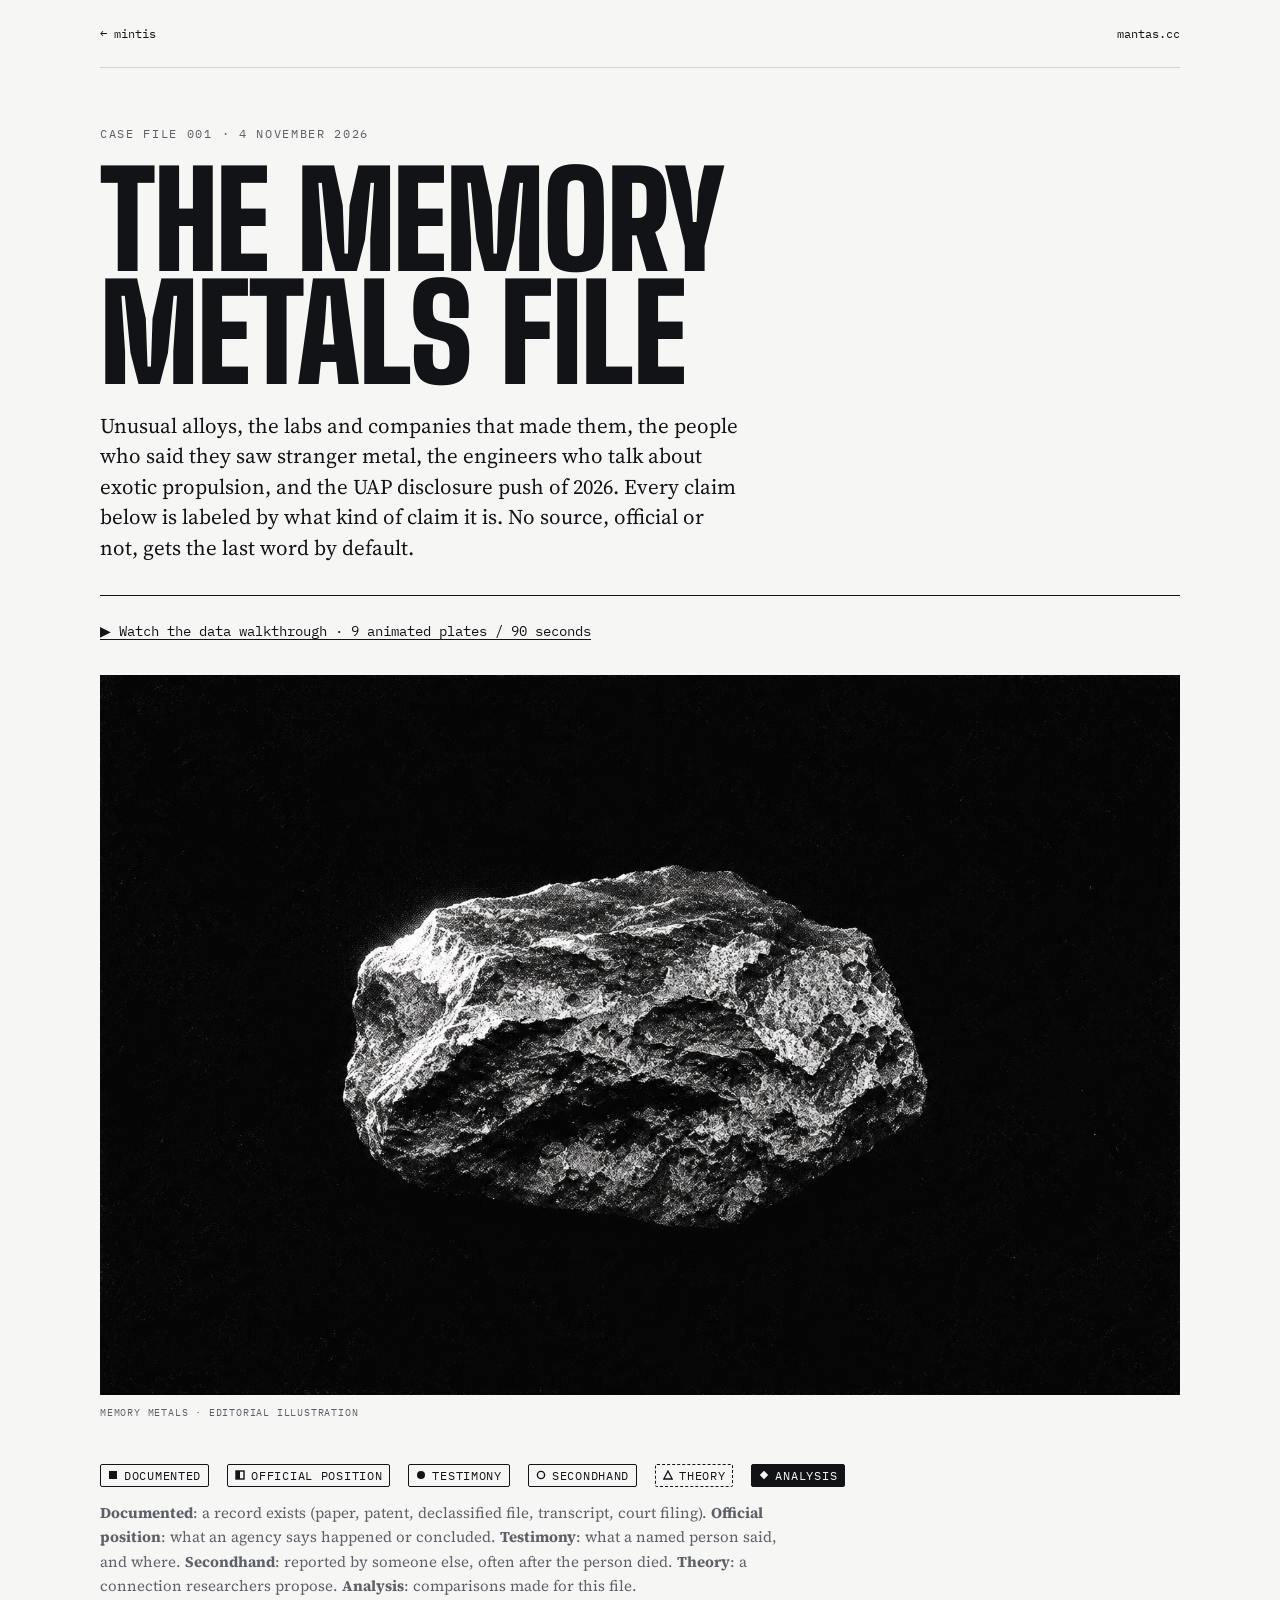
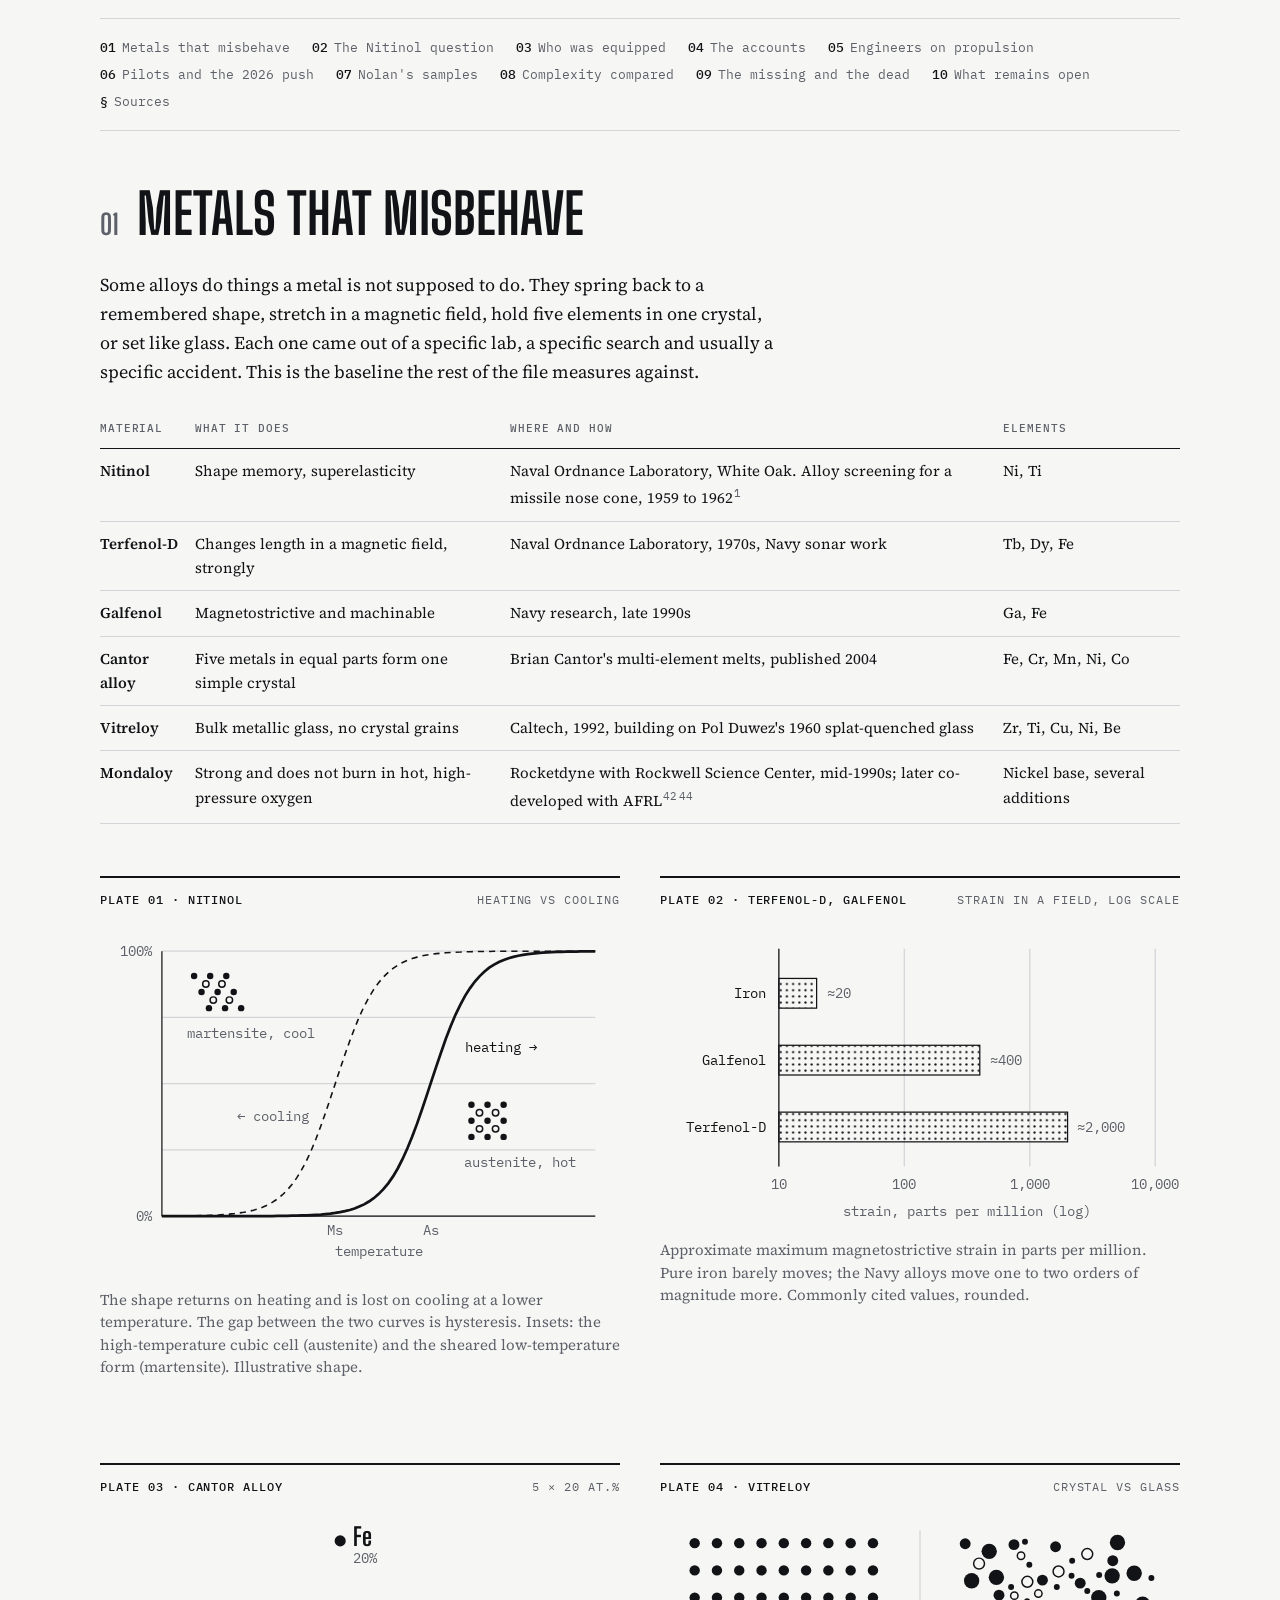
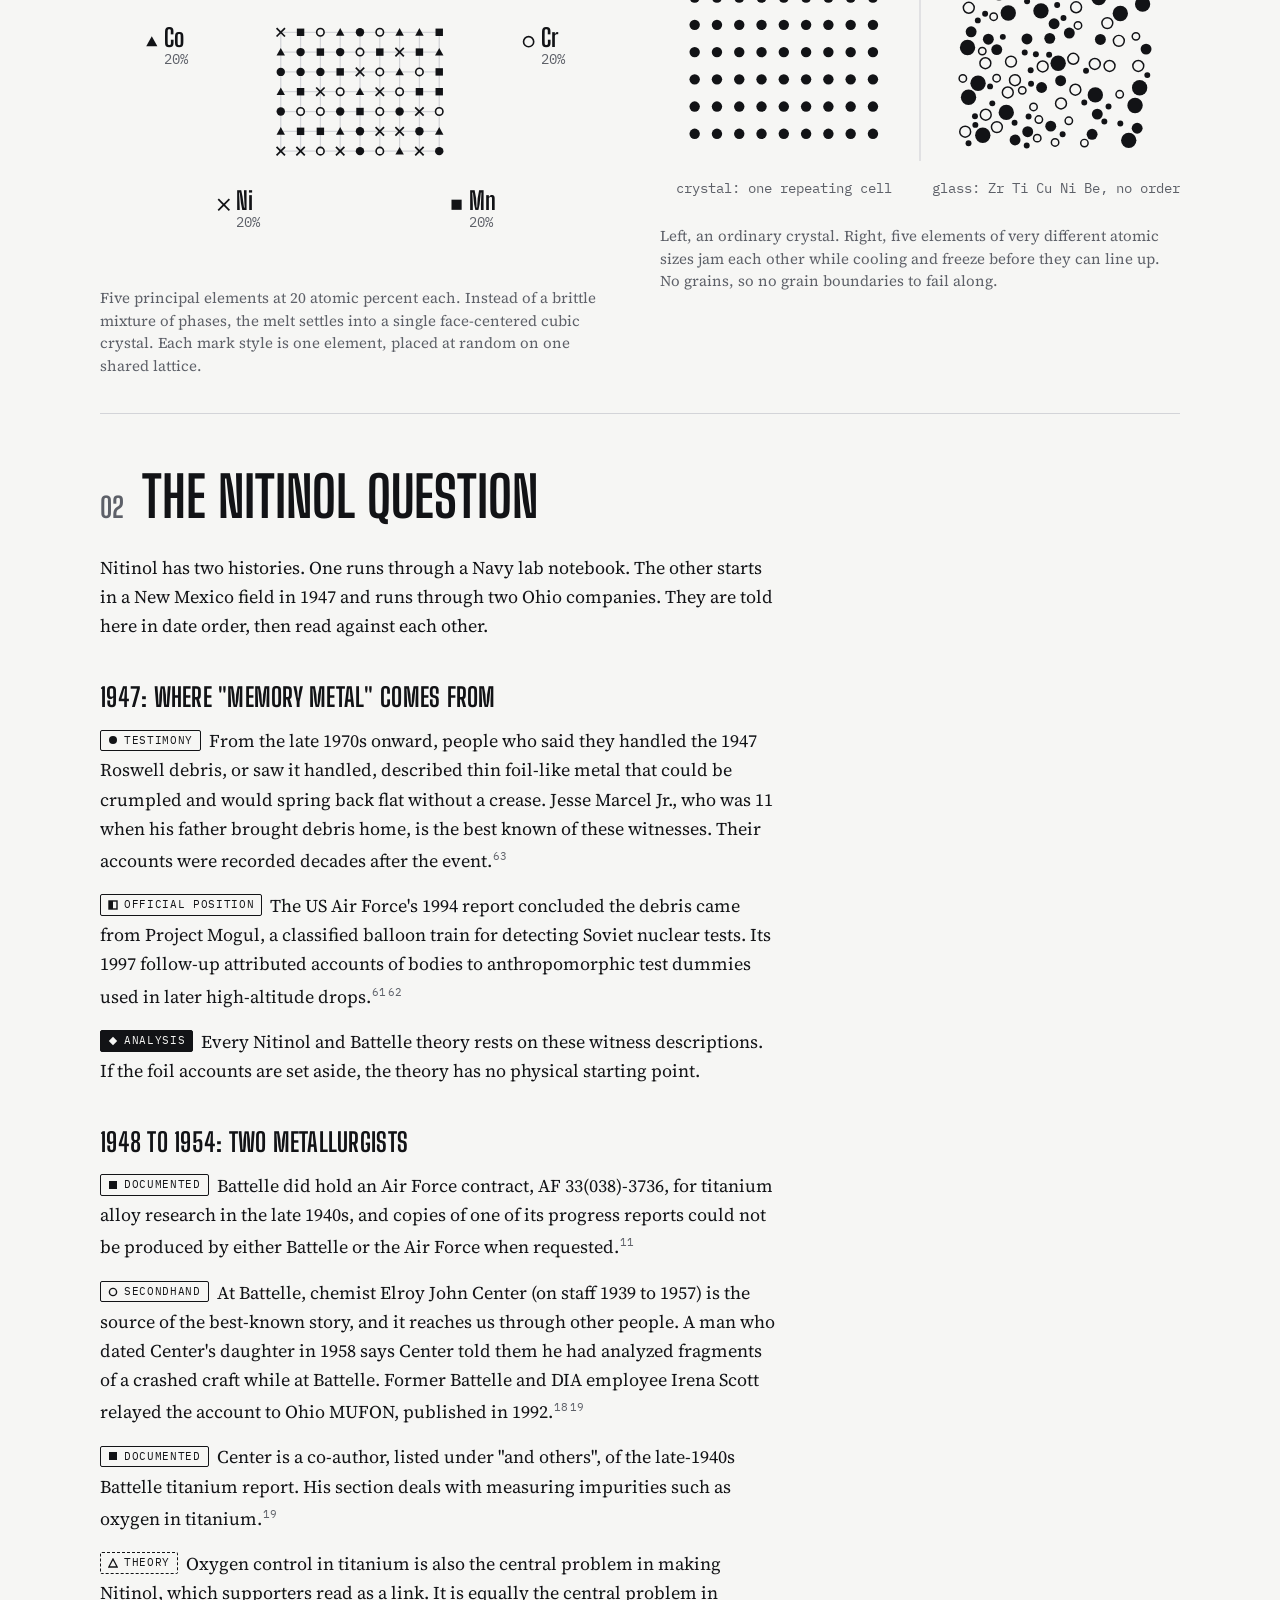
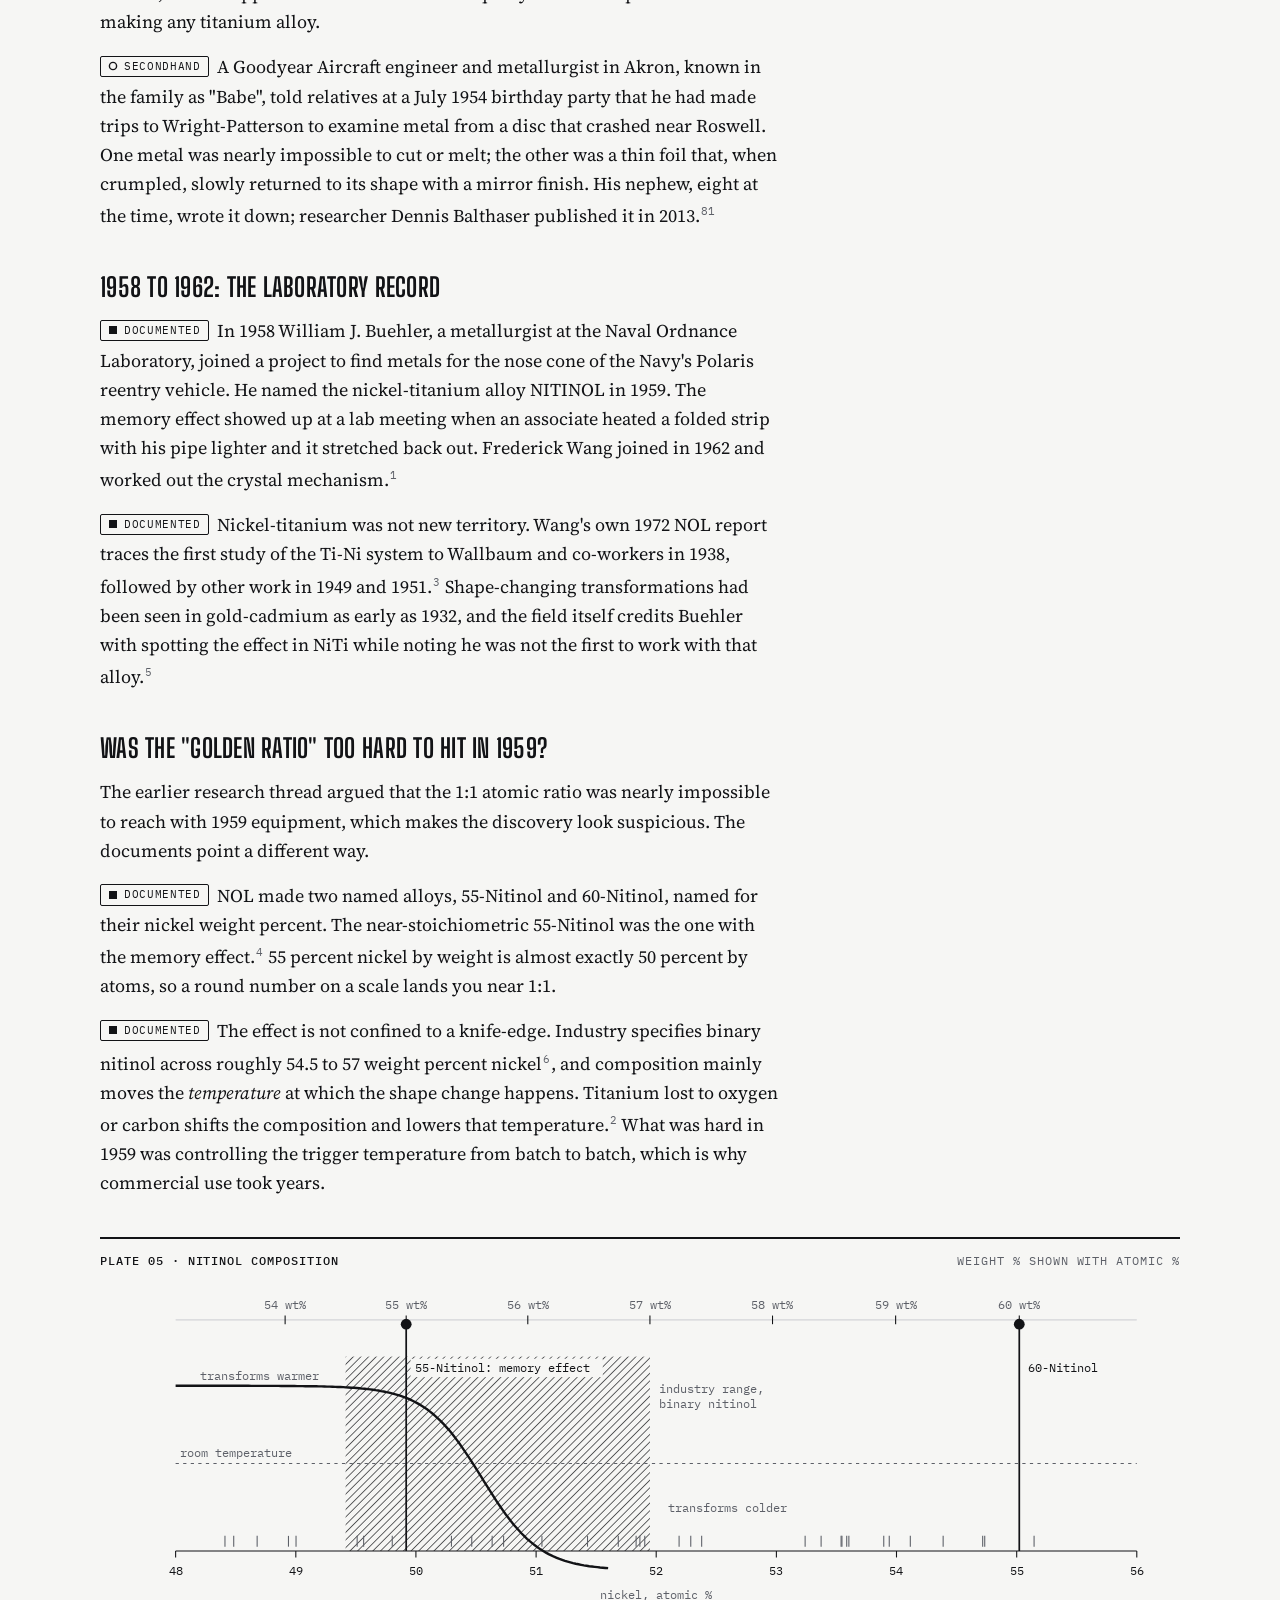
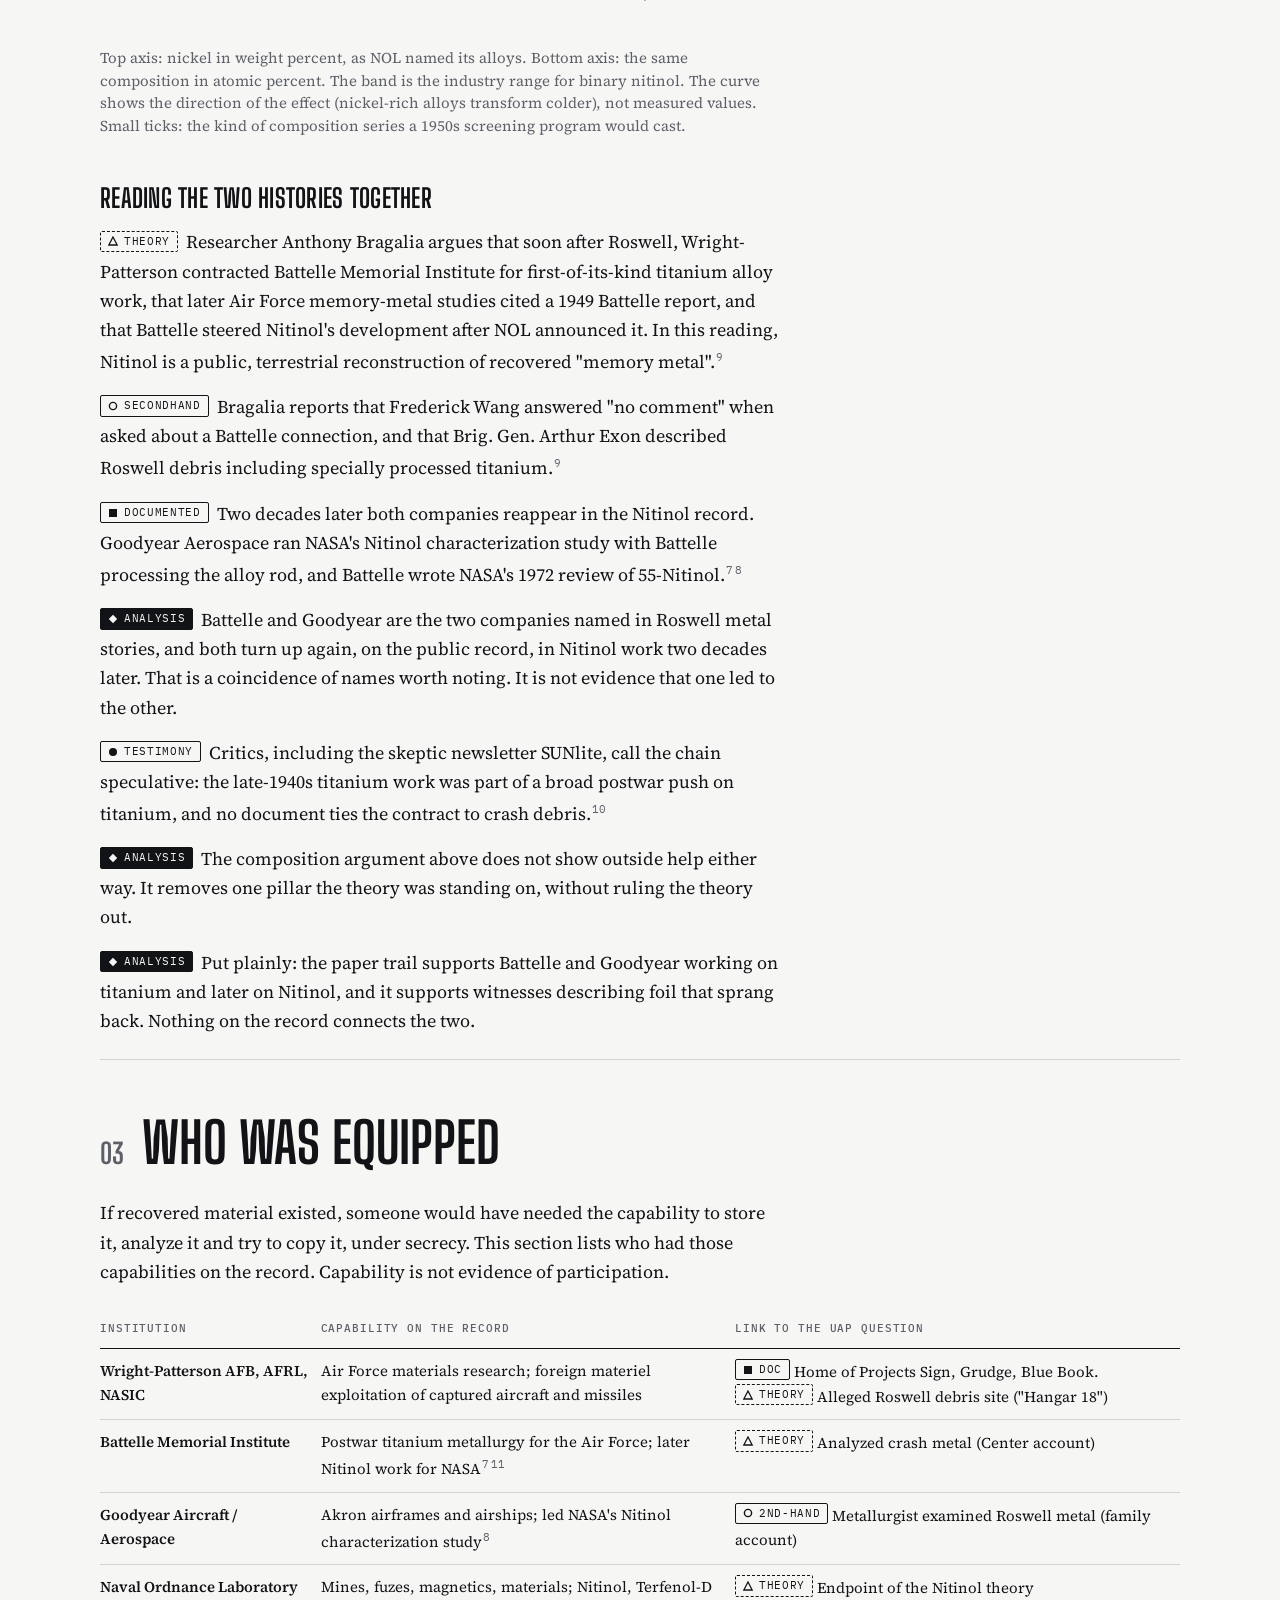
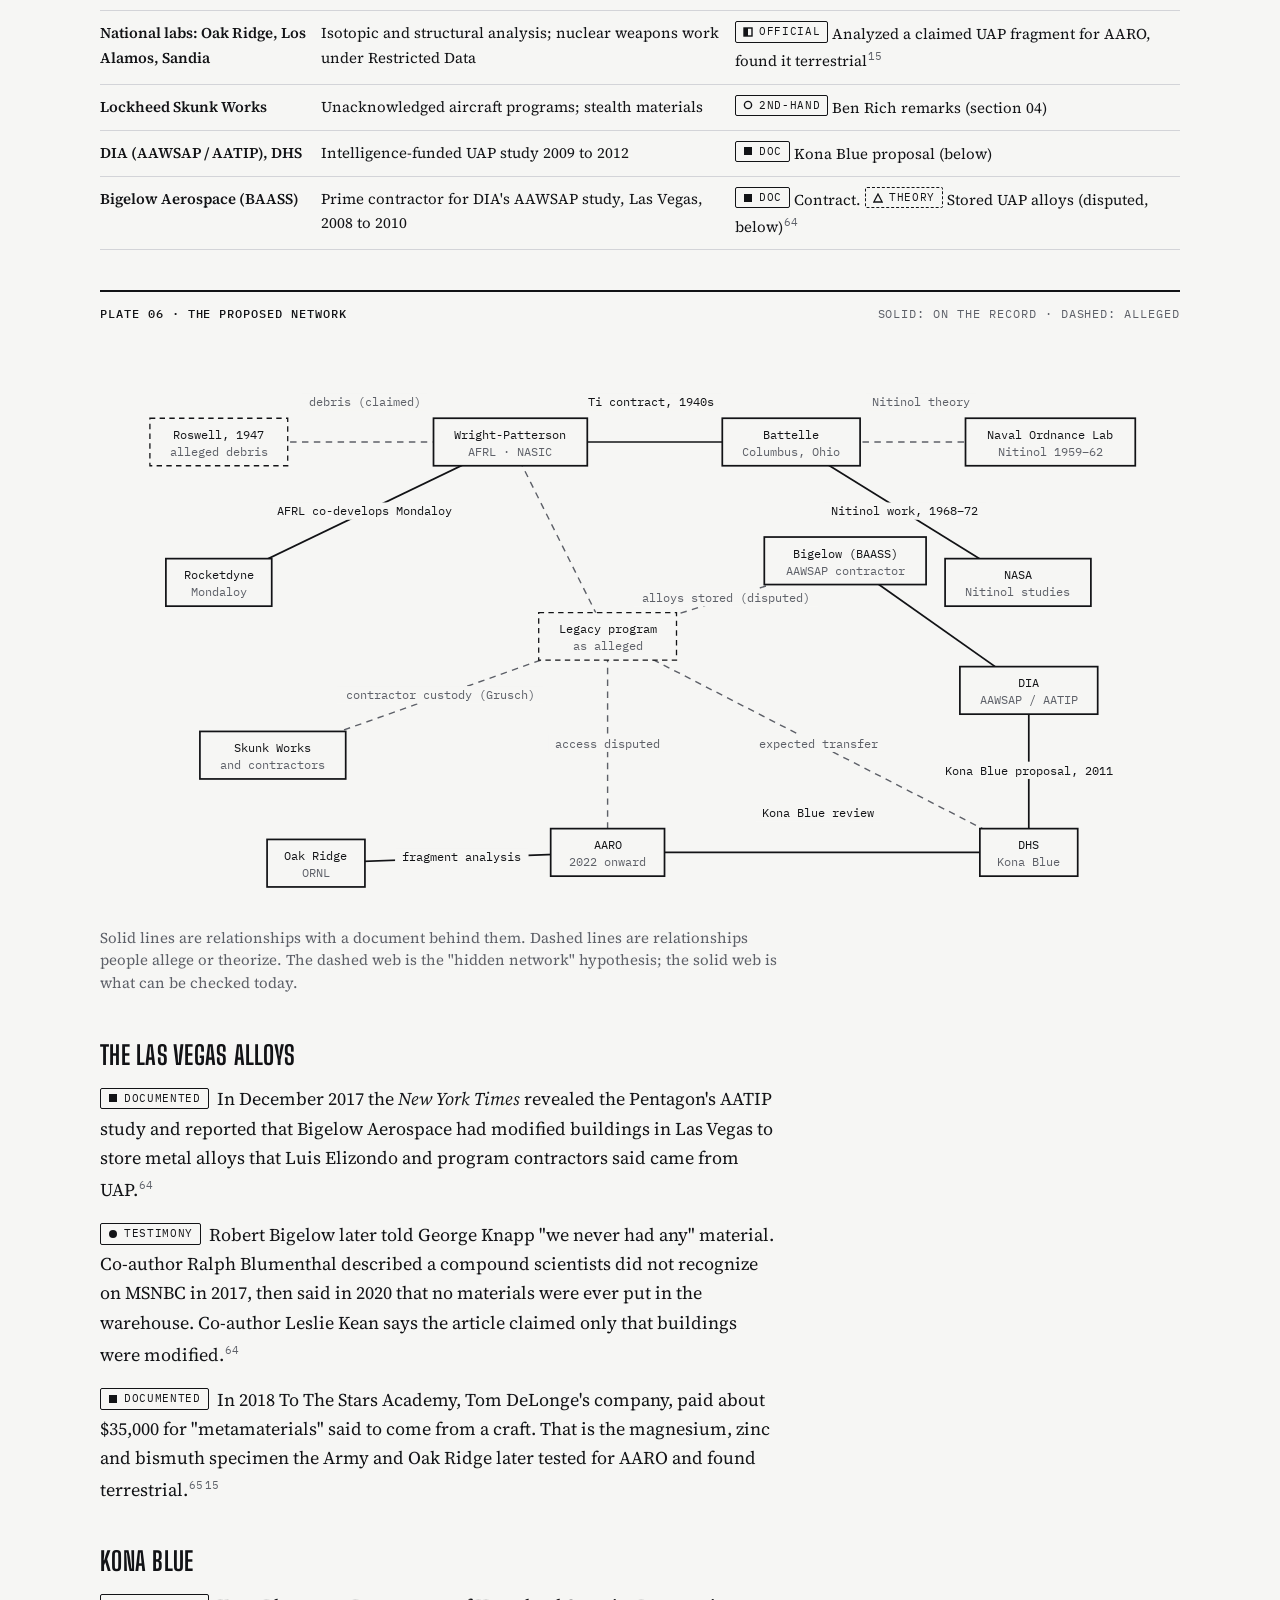
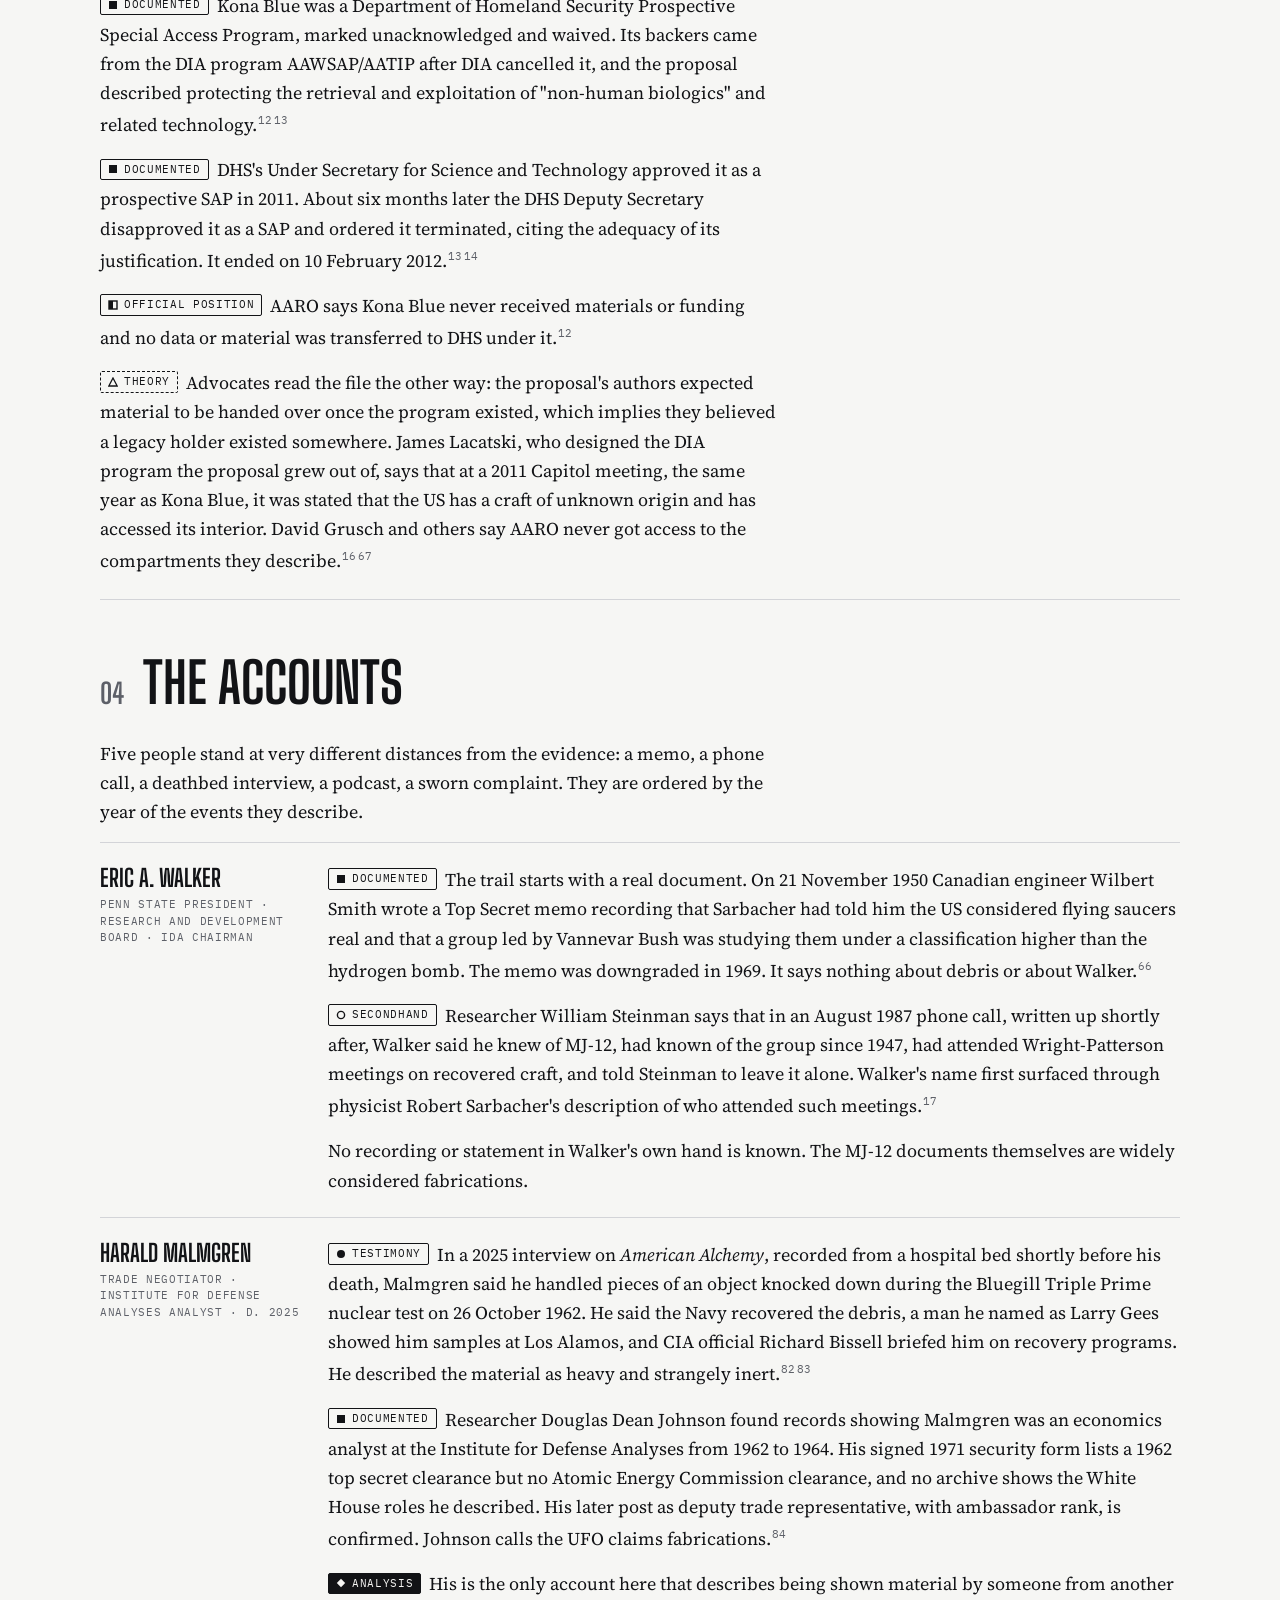
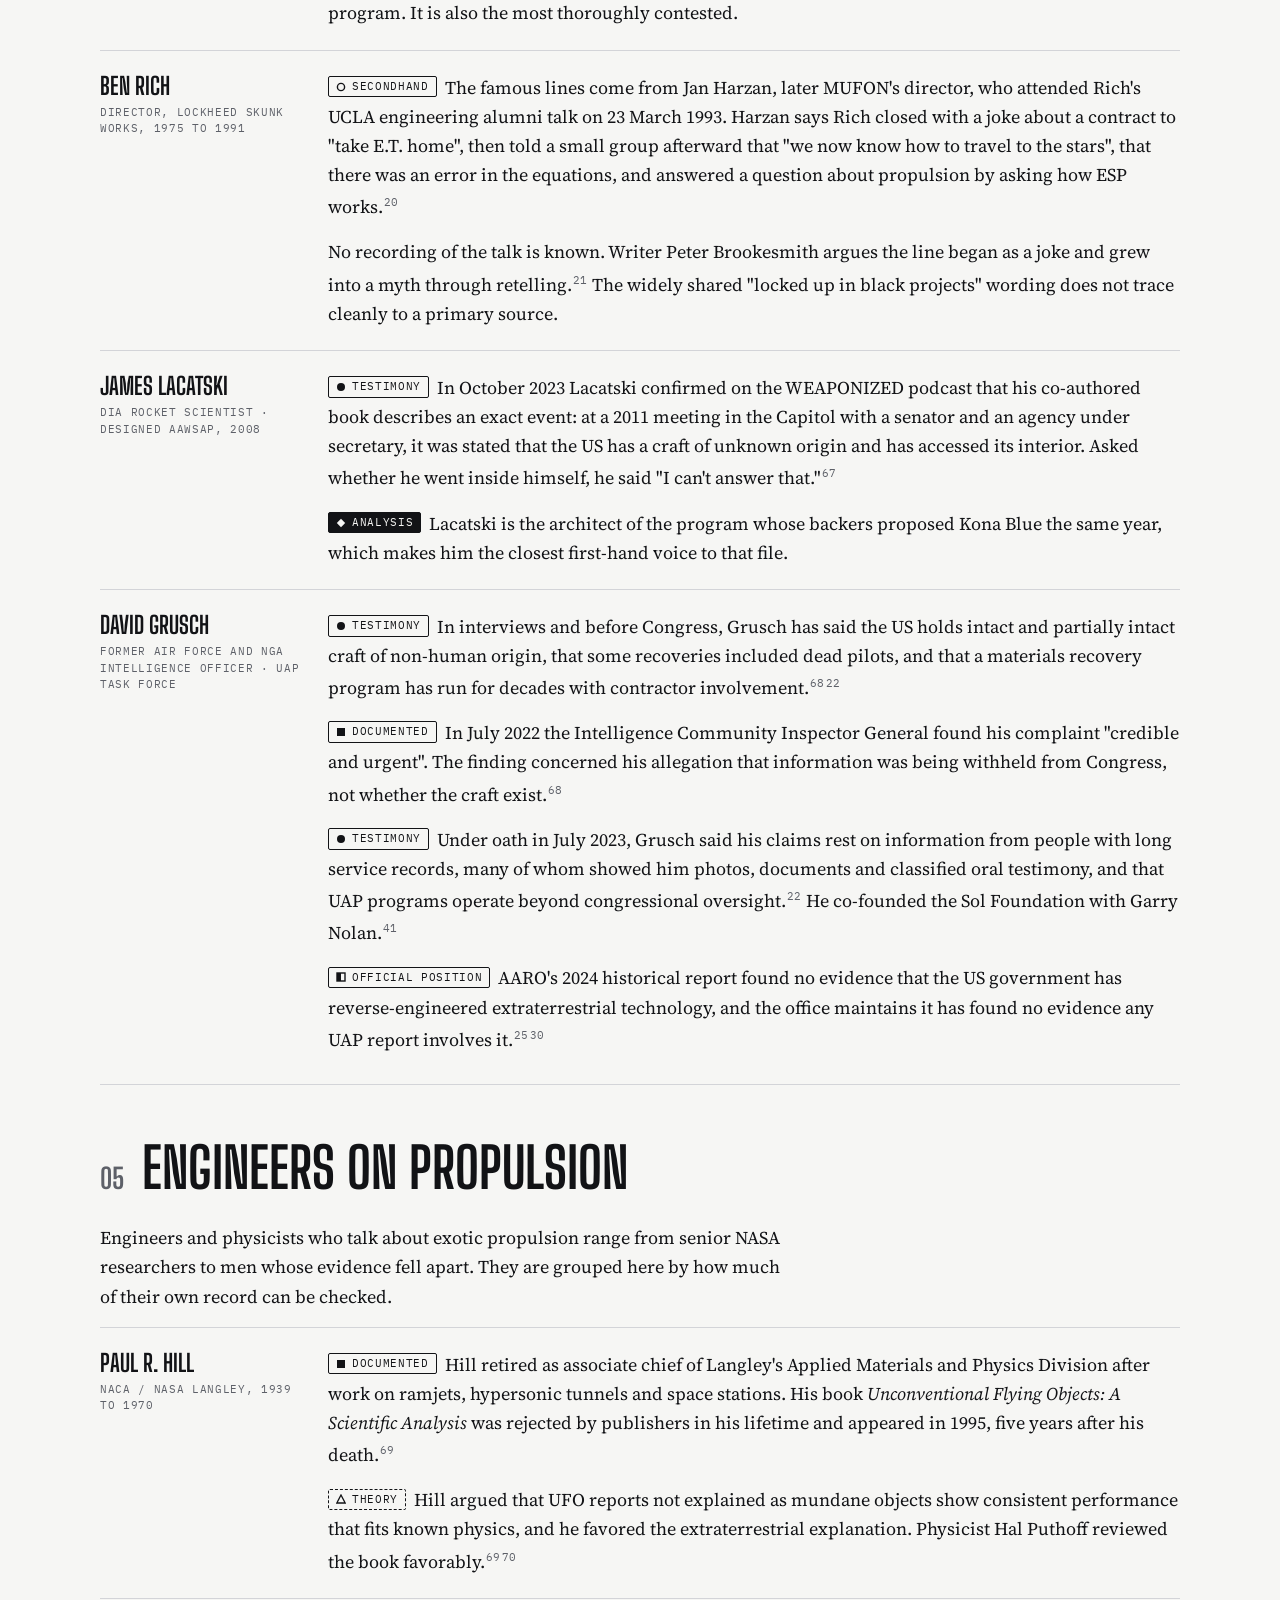
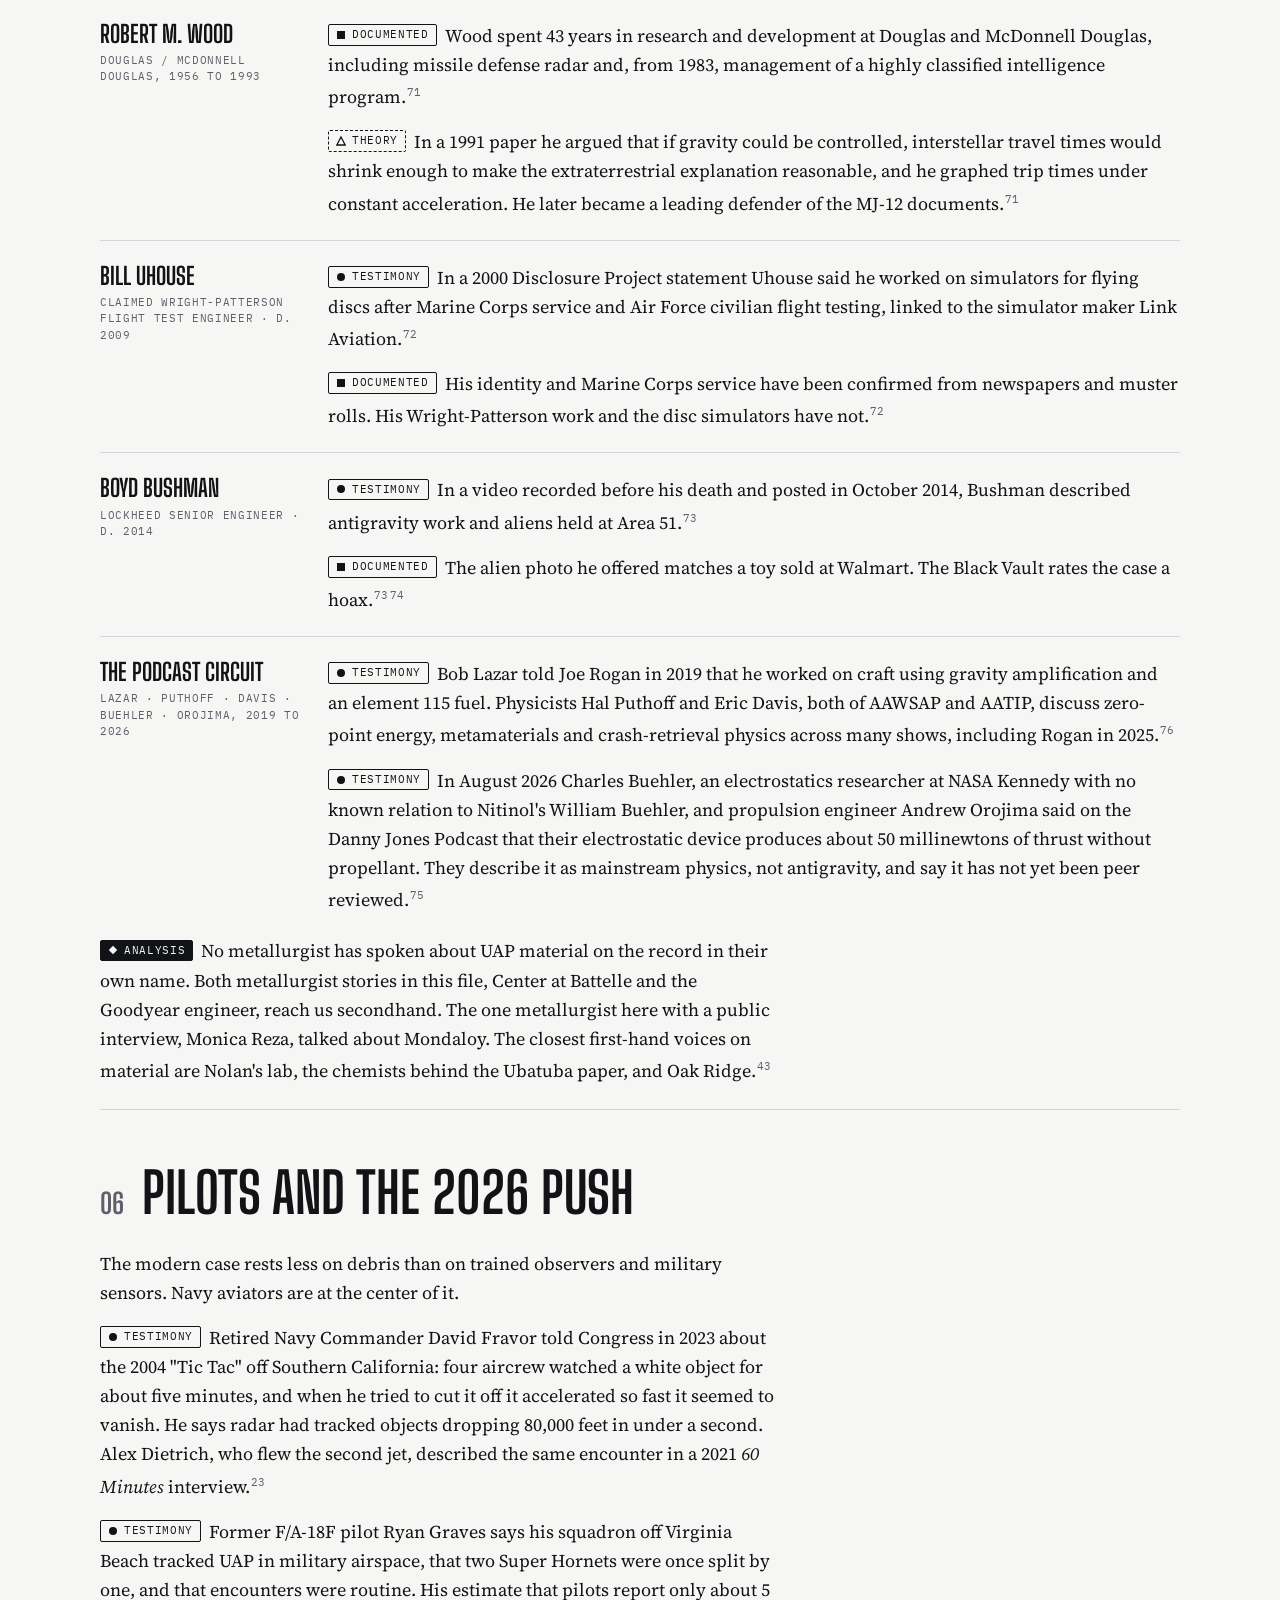
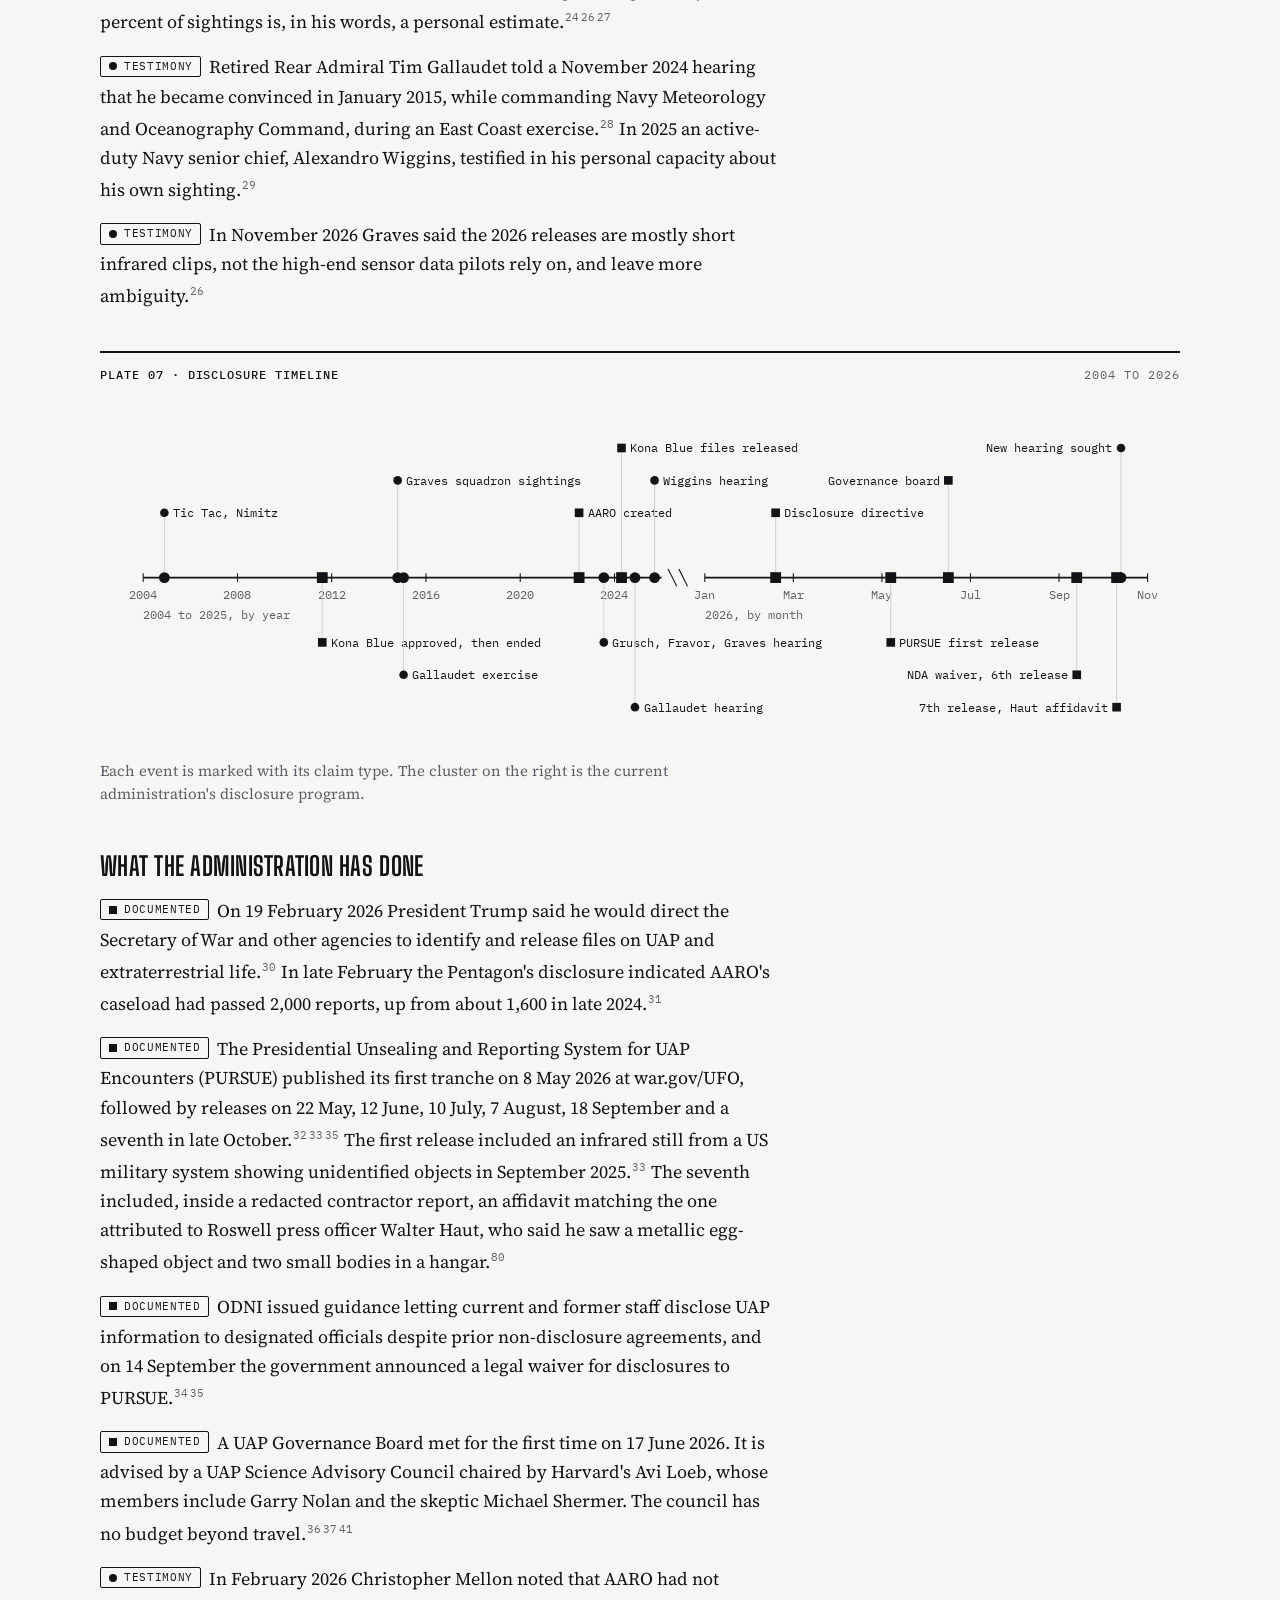
<file: mintis/memory-metals/index.html>
<!doctype html>
<html lang="en">
<head>
<meta charset="utf-8">
<meta name="viewport" content="width=device-width, initial-scale=1, viewport-fit=cover">
<title>The Memory Metals File — mintis</title>
<meta name="description" content="A case file on unusual alloys, laboratories, testimony and the questions that remain open.">
<link rel="canonical" href="https://mantas.cc/mintis/memory-metals/">
<meta property="og:title" content="The Memory Metals File — mintis">
<meta property="og:type" content="article">
<meta property="og:image" content="https://mantas.cc/mintis/assets/memory-metals.png">
<meta property="article:published_time" content="2026-11-04">

<meta name="claude:viewport-fit-sides" content="cover">
<link rel="preconnect" href="https://fonts.googleapis.com">
<link rel="preconnect" href="https://fonts.gstatic.com" crossorigin>
<link rel="stylesheet" href="https://fonts.googleapis.com/css2?family=Big+Shoulders+Display:wght@500;700;900&family=IBM+Plex+Mono:wght@400;500&family=Source+Serif+4:ital,opsz,wght@0,8..60,400;0,8..60,600;1,8..60,400&display=swap">
<style>
/* Layout: a single reading column of case-file prose, punctuated by full-width monochrome "plates" (figures) drawn as line-and-dot data graphics. Every claim carries a glyph that says what kind of claim it is. */
:root{
  --paper:#F6F6F4; --ink:#121316; --muted:#5D6068; --rule:#D3D4D8; --wash:#ECECEA; --signal:#121316;
  --display:"Big Shoulders Display","Arial Narrow",Impact,sans-serif;
  --body:"Source Serif 4",Georgia,"Times New Roman",serif;
  --mono:"IBM Plex Mono",ui-monospace,"SFMono-Regular",Menlo,monospace;
}
@media (prefers-color-scheme: dark){:root:not([data-theme="light"]){--paper:#0F1012;--ink:#E9E9E6;--muted:#9A9DA4;--rule:#2C2E33;--wash:#17181B;--signal:#E9E9E6;color-scheme:dark}}
:root[data-theme="dark"]{--paper:#0F1012;--ink:#E9E9E6;--muted:#9A9DA4;--rule:#2C2E33;--wash:#17181B;--signal:#E9E9E6;color-scheme:dark}
html{scroll-behavior:smooth}
@media (prefers-reduced-motion: reduce){html{scroll-behavior:auto}}
body{background:var(--paper);color:var(--ink);font-family:var(--body);font-size:18px;line-height:1.62;padding-left:max(16px,env(safe-area-inset-left,0px));padding-right:max(16px,env(safe-area-inset-right,0px));padding-block:0 64px}
.wrap{max-width:1080px;margin:0 auto}
.col{max-width:680px}
a{color:inherit;text-decoration-thickness:1px;text-underline-offset:3px}
a:focus-visible,button:focus-visible{outline:2px solid var(--ink);outline-offset:3px}
header.mast{padding-block:56px 32px;border-bottom:1px solid var(--ink);display:grid;gap:20px}
.eyebrow{font-family:var(--mono);font-size:12px;letter-spacing:.14em;text-transform:uppercase;color:var(--muted)}
h1{font-family:var(--display);font-weight:900;font-size:clamp(56px,11vw,132px);line-height:.86;letter-spacing:-.01em;margin:0;text-transform:uppercase;text-wrap:balance}
.dek{font-size:21px;line-height:1.45;max-width:640px;margin:0}
.legend{display:flex;flex-wrap:wrap;gap:10px 18px;padding-block:20px;border-bottom:1px solid var(--rule)}
.legend .tag{font-size:12px}
.legend p{flex-basis:100%;margin:4px 0 0;font-size:15px;color:var(--muted);max-width:680px}
.tag{display:inline-flex;align-items:center;gap:6px;font-family:var(--mono);font-size:11px;letter-spacing:.06em;text-transform:uppercase;border:1px solid var(--ink);padding:1px 7px;border-radius:2px;white-space:nowrap;vertical-align:2px;line-height:1.6}
.tag svg{width:10px;height:10px;flex:none}
.tag.th{border-style:dashed}
.tag.an{background:var(--ink);color:var(--paper)}
nav.toc{display:flex;flex-wrap:wrap;gap:6px 22px;padding-block:18px;border-bottom:1px solid var(--rule);font-family:var(--mono);font-size:13px}
nav.toc a{text-decoration:none;color:var(--muted)}
nav.toc a:hover{color:var(--ink)}
nav.toc b{color:var(--ink);font-weight:500;margin-right:6px}
section{padding-block:56px 8px;border-bottom:1px solid var(--rule)}
section>.head{display:grid;grid-template-columns:auto 1fr;gap:4px 18px;align-items:baseline;margin-bottom:22px}
.num{font-family:var(--display);font-weight:700;font-size:28px;color:var(--muted)}
h2{font-family:var(--display);font-weight:700;font-size:clamp(36px,6vw,56px);line-height:.95;text-transform:uppercase;margin:0;text-wrap:balance}
h3{font-family:var(--display);font-weight:700;font-size:26px;letter-spacing:.01em;text-transform:uppercase;margin:36px 0 8px}
p{margin:0 0 16px}
.claim{margin:0 0 16px}
.claim .tag{margin-right:8px}
sup a{font-family:var(--mono);font-size:11px;text-decoration:none;color:var(--muted);padding:0 1px}
sup a:hover{color:var(--ink)}
figure.plate{margin:40px 0;border-top:2px solid var(--ink);padding-top:12px}
.plate-head{display:flex;justify-content:space-between;gap:12px;flex-wrap:wrap;font-family:var(--mono);font-size:12px;letter-spacing:.08em;text-transform:uppercase;margin-bottom:10px}
.plate-head span:first-child{font-weight:500}
.plate-head span:last-child{color:var(--muted)}
.svgbox{overflow-x:auto}
.svgbox svg{display:block;width:100%;height:auto;min-width:560px;color:var(--ink)}
figcaption{font-size:15px;color:var(--muted);max-width:680px;margin-top:10px;line-height:1.5}
.duo{display:grid;grid-template-columns:repeat(auto-fit,minmax(min(100%,380px),1fr));gap:28px 40px}
.duo figure.plate{margin:28px 0}
.duo .svgbox svg{min-width:0}
table{border-collapse:collapse;width:100%;font-size:15px;min-width:620px}
.tbl{overflow-x:auto;margin:24px 0}
th,td{text-align:left;vertical-align:top;padding:10px 12px 10px 0;border-bottom:1px solid var(--rule)}
th{font-family:var(--mono);font-size:11px;letter-spacing:.08em;text-transform:uppercase;color:var(--muted);font-weight:500;border-bottom:1px solid var(--ink)}
td:first-child{font-weight:600}
.note{border:1px solid var(--ink);padding:18px 20px;margin:28px 0;max-width:680px;background:var(--wash)}
.note h4{font-family:var(--mono);font-size:12px;letter-spacing:.1em;text-transform:uppercase;margin:0 0 10px;font-weight:500}
.note p,.note li{font-size:16px}
.note ul{margin:0;padding-left:20px;display:grid;gap:8px}
.case{display:grid;grid-template-columns:minmax(0,200px) minmax(0,1fr);gap:8px 28px;padding-block:22px;border-top:1px solid var(--rule)}
.case:first-of-type{border-top:1px solid var(--ink)}
.case .who{font-family:var(--display);font-weight:700;font-size:24px;line-height:1.05;text-transform:uppercase}
.case .who small{display:block;font-family:var(--mono);font-size:11px;font-weight:400;letter-spacing:.06em;color:var(--muted);margin-top:6px;text-transform:uppercase;line-height:1.5}
.case p:last-child{margin-bottom:0}
@media (max-width:640px){.case{grid-template-columns:1fr}body{font-size:17px}}
ol.sources{font-size:14px;line-height:1.5;padding-left:28px;columns:2 340px;column-gap:40px;margin-top:20px}
ol.sources li{break-inside:avoid;margin-bottom:8px;color:var(--muted)}
ol.sources li a{color:var(--ink)}
ol.sources li:target{background:var(--wash);outline:1px solid var(--ink)}
footer{padding-block:28px;font-family:var(--mono);font-size:12px;color:var(--muted)}
/* svg styling */
.svgbox .ln{stroke:currentColor;fill:none}
.svgbox .mu{stroke:var(--muted);fill:none}
.svgbox .rl{stroke:var(--rule);fill:none}
.svgbox .dot{fill:currentColor}
.svgbox .hol{fill:var(--paper);stroke:currentColor}
.svgbox text{fill:currentColor;font-family:var(--mono);font-size:11px}
.svgbox text.m{fill:var(--muted)}
.svgbox text.big{font-family:var(--display);font-weight:700;font-size:20px}
.svgbox .pap{fill:var(--paper)}
.svgbox .inkf{fill:currentColor}

body{margin:0}
.publication-nav{display:flex;justify-content:space-between;align-items:center;padding:24px 0;border-bottom:1px solid var(--rule);font-family:var(--mono);font-size:12px}
.publication-nav a{text-decoration:none}
.publication-nav a:hover,.publication-nav a:focus-visible{background:var(--ink);color:var(--paper)}
.case-hero{margin:32px 0 24px}
.case-hero img{display:block;width:100%;height:auto;background:#080808}
.case-hero figcaption{font-family:var(--mono);font-size:10px;letter-spacing:.08em;text-transform:uppercase}
</style>
</head>
<body>

<svg width="0" height="0" style="position:absolute" aria-hidden="true">
  <defs>
    <symbol id="g-doc" viewBox="0 0 10 10"><rect x="1" y="1" width="8" height="8" fill="currentColor"/></symbol>
    <symbol id="g-off" viewBox="0 0 10 10"><rect x="1" y="1" width="8" height="8" fill="none" stroke="currentColor" stroke-width="1.4"/><rect x="1" y="1" width="4" height="8" fill="currentColor"/></symbol>
    <symbol id="g-tes" viewBox="0 0 10 10"><circle cx="5" cy="5" r="4" fill="currentColor"/></symbol>
    <symbol id="g-sec" viewBox="0 0 10 10"><circle cx="5" cy="5" r="3.6" fill="none" stroke="currentColor" stroke-width="1.4"/></symbol>
    <symbol id="g-the" viewBox="0 0 10 10"><path d="M5 1 L9.2 9 H0.8 Z" fill="none" stroke="currentColor" stroke-width="1.3"/></symbol>
    <symbol id="g-ana" viewBox="0 0 10 10"><path d="M5 0.8 L9.2 5 L5 9.2 L0.8 5 Z" fill="currentColor"/></symbol>
    <pattern id="hatch" width="5" height="5" patternUnits="userSpaceOnUse" patternTransform="rotate(45)"><line x1="0" y1="0" x2="0" y2="5" stroke="currentColor" stroke-width="1.2"/></pattern>
    <pattern id="dots" width="5" height="5" patternUnits="userSpaceOnUse"><circle cx="2.5" cy="2.5" r="0.9" fill="currentColor"/></pattern>
  </defs>
</svg>

<div class="wrap">
<nav class="publication-nav" aria-label="Publication"><a href="../">← mintis</a><a href="/">mantas.cc</a></nav>
<main>

<header class="mast">
  <div class="eyebrow">Case file 001 · <time datetime="2026-11-04">4 November 2026</time></div>
  <h1>The Memory Metals File</h1>
  <p class="dek">Unusual alloys, the labs and companies that made them, the people who said they saw stranger metal, the engineers who talk about exotic propulsion, and the UAP disclosure push of 2026. Every claim below is labeled by what kind of claim it is. No source, official or not, gets the last word by default.</p>
</header>
<p style="margin:24px 0;font-family:var(--mono);font-size:14px"><a href="walkthrough/">▶ Watch the data walkthrough · 9 animated plates / 90 seconds</a></p>
<figure class="case-hero"><img src="../assets/memory-metals.png" width="1536" height="1024" alt="Grainy black-and-white illustration of a rough metallic stone against black." fetchpriority="high"><figcaption>Memory metals · Editorial illustration</figcaption></figure>

<div class="legend" aria-label="Claim labels">
  <span class="tag"><svg><use href="#g-doc"/></svg>Documented</span>
  <span class="tag"><svg><use href="#g-off"/></svg>Official position</span>
  <span class="tag"><svg><use href="#g-tes"/></svg>Testimony</span>
  <span class="tag"><svg><use href="#g-sec"/></svg>Secondhand</span>
  <span class="tag th"><svg><use href="#g-the"/></svg>Theory</span>
  <span class="tag an"><svg><use href="#g-ana"/></svg>Analysis</span>
  <p><b>Documented</b>: a record exists (paper, patent, declassified file, transcript, court filing). <b>Official position</b>: what an agency says happened or concluded. <b>Testimony</b>: what a named person said, and where. <b>Secondhand</b>: reported by someone else, often after the person died. <b>Theory</b>: a connection researchers propose. <b>Analysis</b>: comparisons made for this file.</p>
</div>

<nav class="toc" aria-label="Contents">
  <a href="#alloys"><b>01</b>Metals that misbehave</a>
  <a href="#nitinol"><b>02</b>The Nitinol question</a>
  <a href="#institutions"><b>03</b>Who was equipped</a>
  <a href="#accounts"><b>04</b>The accounts</a>
  <a href="#engineers"><b>05</b>Engineers on propulsion</a>
  <a href="#disclosure"><b>06</b>Pilots and the 2026 push</a>
  <a href="#nolan"><b>07</b>Nolan's samples</a>
  <a href="#complexity"><b>08</b>Complexity compared</a>
  <a href="#cases"><b>09</b>The missing and the dead</a>
  <a href="#open"><b>10</b>What remains open</a>
  <a href="#sources"><b>§</b>Sources</a>
</nav>

<!-- 01 -->
<section id="alloys">
  <div class="head"><span class="num">01</span><h2>Metals that misbehave</h2></div>
  <div class="col">
    <p>Some alloys do things a metal is not supposed to do. They spring back to a remembered shape, stretch in a magnetic field, hold five elements in one crystal, or set like glass. Each one came out of a specific lab, a specific search and usually a specific accident. This is the baseline the rest of the file measures against.</p>
  </div>

  <div class="tbl"><table>
    <thead><tr><th>Material</th><th>What it does</th><th>Where and how</th><th>Elements</th></tr></thead>
    <tbody>
      <tr><td>Nitinol</td><td>Shape memory, superelasticity</td><td>Naval Ordnance Laboratory, White Oak. Alloy screening for a missile nose cone, 1959 to 1962<sup><a href="#s1">1</a></sup></td><td>Ni, Ti</td></tr>
      <tr><td>Terfenol-D</td><td>Changes length in a magnetic field, strongly</td><td>Naval Ordnance Laboratory, 1970s, Navy sonar work</td><td>Tb, Dy, Fe</td></tr>
      <tr><td>Galfenol</td><td>Magnetostrictive and machinable</td><td>Navy research, late 1990s</td><td>Ga, Fe</td></tr>
      <tr><td>Cantor alloy</td><td>Five metals in equal parts form one simple crystal</td><td>Brian Cantor's multi-element melts, published 2004</td><td>Fe, Cr, Mn, Ni, Co</td></tr>
      <tr><td>Vitreloy</td><td>Bulk metallic glass, no crystal grains</td><td>Caltech, 1992, building on Pol Duwez's 1960 splat-quenched glass</td><td>Zr, Ti, Cu, Ni, Be</td></tr>
      <tr><td>Mondaloy</td><td>Strong and does not burn in hot, high-pressure oxygen</td><td>Rocketdyne with Rockwell Science Center, mid-1990s; later co-developed with AFRL<sup><a href="#s42">42</a><a href="#s44">44</a></sup></td><td>Nickel base, several additions</td></tr>
    </tbody>
  </table></div>

  <div class="duo">
    <figure class="plate">
      <div class="plate-head"><span>Plate 01 · Nitinol</span><span>Heating vs cooling</span></div>
      <div class="svgbox" id="p-hyst"></div>
      <figcaption>The shape returns on heating and is lost on cooling at a lower temperature. The gap between the two curves is hysteresis. Insets: the high-temperature cubic cell (austenite) and the sheared low-temperature form (martensite). Illustrative shape.</figcaption>
    </figure>
    <figure class="plate">
      <div class="plate-head"><span>Plate 02 · Terfenol-D, Galfenol</span><span>Strain in a field, log scale</span></div>
      <div class="svgbox" id="p-magneto"></div>
      <figcaption>Approximate maximum magnetostrictive strain in parts per million. Pure iron barely moves; the Navy alloys move one to two orders of magnitude more. Commonly cited values, rounded.</figcaption>
    </figure>
    <figure class="plate">
      <div class="plate-head"><span>Plate 03 · Cantor alloy</span><span>5 × 20 at.%</span></div>
      <div class="svgbox" id="p-cantor"></div>
      <figcaption>Five principal elements at 20 atomic percent each. Instead of a brittle mixture of phases, the melt settles into a single face-centered cubic crystal. Each mark style is one element, placed at random on one shared lattice.</figcaption>
    </figure>
    <figure class="plate">
      <div class="plate-head"><span>Plate 04 · Vitreloy</span><span>Crystal vs glass</span></div>
      <div class="svgbox" id="p-glass"></div>
      <figcaption>Left, an ordinary crystal. Right, five elements of very different atomic sizes jam each other while cooling and freeze before they can line up. No grains, so no grain boundaries to fail along.</figcaption>
    </figure>
  </div>
</section>

<!-- 02 -->
<section id="nitinol">
  <div class="head"><span class="num">02</span><h2>The Nitinol question</h2></div>
  <div class="col">
    <p>Nitinol has two histories. One runs through a Navy lab notebook. The other starts in a New Mexico field in 1947 and runs through two Ohio companies. They are told here in date order, then read against each other.</p>

    <h3>1947: Where "memory metal" comes from</h3>
    <p class="claim"><span class="tag"><svg><use href="#g-tes"/></svg>Testimony</span>From the late 1970s onward, people who said they handled the 1947 Roswell debris, or saw it handled, described thin foil-like metal that could be crumpled and would spring back flat without a crease. Jesse Marcel Jr., who was 11 when his father brought debris home, is the best known of these witnesses. Their accounts were recorded decades after the event.<sup><a href="#s63">63</a></sup></p>
    <p class="claim"><span class="tag"><svg><use href="#g-off"/></svg>Official position</span>The US Air Force's 1994 report concluded the debris came from Project Mogul, a classified balloon train for detecting Soviet nuclear tests. Its 1997 follow-up attributed accounts of bodies to anthropomorphic test dummies used in later high-altitude drops.<sup><a href="#s61">61</a><a href="#s62">62</a></sup></p>
    <p class="claim"><span class="tag an"><svg><use href="#g-ana"/></svg>Analysis</span>Every Nitinol and Battelle theory rests on these witness descriptions. If the foil accounts are set aside, the theory has no physical starting point.</p>

    <h3>1948 to 1954: Two metallurgists</h3>
    <p class="claim"><span class="tag"><svg><use href="#g-doc"/></svg>Documented</span>Battelle did hold an Air Force contract, AF 33(038)-3736, for titanium alloy research in the late 1940s, and copies of one of its progress reports could not be produced by either Battelle or the Air Force when requested.<sup><a href="#s11">11</a></sup></p>
    <p class="claim"><span class="tag"><svg><use href="#g-sec"/></svg>Secondhand</span>At Battelle, chemist Elroy John Center (on staff 1939 to 1957) is the source of the best-known story, and it reaches us through other people. A man who dated Center's daughter in 1958 says Center told them he had analyzed fragments of a crashed craft while at Battelle. Former Battelle and DIA employee Irena Scott relayed the account to Ohio MUFON, published in 1992.<sup><a href="#s18">18</a><a href="#s19">19</a></sup></p>
    <p class="claim"><span class="tag"><svg><use href="#g-doc"/></svg>Documented</span>Center is a co-author, listed under "and others", of the late-1940s Battelle titanium report. His section deals with measuring impurities such as oxygen in titanium.<sup><a href="#s19">19</a></sup></p>
    <p class="claim"><span class="tag th"><svg><use href="#g-the"/></svg>Theory</span>Oxygen control in titanium is also the central problem in making Nitinol, which supporters read as a link. It is equally the central problem in making any titanium alloy.</p>
    <p class="claim"><span class="tag"><svg><use href="#g-sec"/></svg>Secondhand</span>A Goodyear Aircraft engineer and metallurgist in Akron, known in the family as "Babe", told relatives at a July 1954 birthday party that he had made trips to Wright-Patterson to examine metal from a disc that crashed near Roswell. One metal was nearly impossible to cut or melt; the other was a thin foil that, when crumpled, slowly returned to its shape with a mirror finish. His nephew, eight at the time, wrote it down; researcher Dennis Balthaser published it in 2013.<sup><a href="#s81">81</a></sup></p>

    <h3>1958 to 1962: The laboratory record</h3>
    <p class="claim"><span class="tag"><svg><use href="#g-doc"/></svg>Documented</span>In 1958 William J. Buehler, a metallurgist at the Naval Ordnance Laboratory, joined a project to find metals for the nose cone of the Navy's Polaris reentry vehicle. He named the nickel-titanium alloy NITINOL in 1959. The memory effect showed up at a lab meeting when an associate heated a folded strip with his pipe lighter and it stretched back out. Frederick Wang joined in 1962 and worked out the crystal mechanism.<sup><a href="#s1">1</a></sup></p>
    <p class="claim"><span class="tag"><svg><use href="#g-doc"/></svg>Documented</span>Nickel-titanium was not new territory. Wang's own 1972 NOL report traces the first study of the Ti-Ni system to Wallbaum and co-workers in 1938, followed by other work in 1949 and 1951.<sup><a href="#s3">3</a></sup> Shape-changing transformations had been seen in gold-cadmium as early as 1932, and the field itself credits Buehler with spotting the effect in NiTi while noting he was not the first to work with that alloy.<sup><a href="#s5">5</a></sup></p>

    <h3>Was the "golden ratio" too hard to hit in 1959?</h3>
    <p>The earlier research thread argued that the 1:1 atomic ratio was nearly impossible to reach with 1959 equipment, which makes the discovery look suspicious. The documents point a different way.</p>
    <p class="claim"><span class="tag"><svg><use href="#g-doc"/></svg>Documented</span>NOL made two named alloys, 55-Nitinol and 60-Nitinol, named for their nickel weight percent. The near-stoichiometric 55-Nitinol was the one with the memory effect.<sup><a href="#s4">4</a></sup> 55 percent nickel by weight is almost exactly 50 percent by atoms, so a round number on a scale lands you near 1:1.</p>
    <p class="claim"><span class="tag"><svg><use href="#g-doc"/></svg>Documented</span>The effect is not confined to a knife-edge. Industry specifies binary nitinol across roughly 54.5 to 57 weight percent nickel<sup><a href="#s6">6</a></sup>, and composition mainly moves the <em>temperature</em> at which the shape change happens. Titanium lost to oxygen or carbon shifts the composition and lowers that temperature.<sup><a href="#s2">2</a></sup> What was hard in 1959 was controlling the trigger temperature from batch to batch, which is why commercial use took years.</p>
  </div>

  <figure class="plate">
    <div class="plate-head"><span>Plate 05 · Nitinol composition</span><span>Weight % shown with atomic %</span></div>
    <div class="svgbox" id="p-comp"></div>
    <figcaption>Top axis: nickel in weight percent, as NOL named its alloys. Bottom axis: the same composition in atomic percent. The band is the industry range for binary nitinol. The curve shows the direction of the effect (nickel-rich alloys transform colder), not measured values. Small ticks: the kind of composition series a 1950s screening program would cast.</figcaption>
  </figure>

  <div class="col">
    <h3>Reading the two histories together</h3>
    <p class="claim"><span class="tag th"><svg><use href="#g-the"/></svg>Theory</span>Researcher Anthony Bragalia argues that soon after Roswell, Wright-Patterson contracted Battelle Memorial Institute for first-of-its-kind titanium alloy work, that later Air Force memory-metal studies cited a 1949 Battelle report, and that Battelle steered Nitinol's development after NOL announced it. In this reading, Nitinol is a public, terrestrial reconstruction of recovered "memory metal".<sup><a href="#s9">9</a></sup></p>
    <p class="claim"><span class="tag"><svg><use href="#g-sec"/></svg>Secondhand</span>Bragalia reports that Frederick Wang answered "no comment" when asked about a Battelle connection, and that Brig. Gen. Arthur Exon described Roswell debris including specially processed titanium.<sup><a href="#s9">9</a></sup></p>
    <p class="claim"><span class="tag"><svg><use href="#g-doc"/></svg>Documented</span>Two decades later both companies reappear in the Nitinol record. Goodyear Aerospace ran NASA's Nitinol characterization study with Battelle processing the alloy rod, and Battelle wrote NASA's 1972 review of 55-Nitinol.<sup><a href="#s7">7</a><a href="#s8">8</a></sup></p>
    <p class="claim"><span class="tag an"><svg><use href="#g-ana"/></svg>Analysis</span>Battelle and Goodyear are the two companies named in Roswell metal stories, and both turn up again, on the public record, in Nitinol work two decades later. That is a coincidence of names worth noting. It is not evidence that one led to the other.</p>
    <p class="claim"><span class="tag"><svg><use href="#g-tes"/></svg>Testimony</span>Critics, including the skeptic newsletter SUNlite, call the chain speculative: the late-1940s titanium work was part of a broad postwar push on titanium, and no document ties the contract to crash debris.<sup><a href="#s10">10</a></sup></p>
    <p class="claim"><span class="tag an"><svg><use href="#g-ana"/></svg>Analysis</span>The composition argument above does not show outside help either way. It removes one pillar the theory was standing on, without ruling the theory out.</p>
    <p class="claim"><span class="tag an"><svg><use href="#g-ana"/></svg>Analysis</span>Put plainly: the paper trail supports Battelle and Goodyear working on titanium and later on Nitinol, and it supports witnesses describing foil that sprang back. Nothing on the record connects the two.</p>
  </div>
</section>

<!-- 03 -->
<section id="institutions">
  <div class="head"><span class="num">03</span><h2>Who was equipped</h2></div>
  <div class="col">
    <p>If recovered material existed, someone would have needed the capability to store it, analyze it and try to copy it, under secrecy. This section lists who had those capabilities on the record. Capability is not evidence of participation.</p>
  </div>
  <div class="tbl"><table>
    <thead><tr><th>Institution</th><th>Capability on the record</th><th>Link to the UAP question</th></tr></thead>
    <tbody>
      <tr><td>Wright-Patterson AFB, AFRL, NASIC</td><td>Air Force materials research; foreign materiel exploitation of captured aircraft and missiles</td><td><span class="tag"><svg><use href="#g-doc"/></svg>Doc</span> Home of Projects Sign, Grudge, Blue Book. <span class="tag th"><svg><use href="#g-the"/></svg>Theory</span> Alleged Roswell debris site ("Hangar 18")</td></tr>
      <tr><td>Battelle Memorial Institute</td><td>Postwar titanium metallurgy for the Air Force; later Nitinol work for NASA<sup><a href="#s7">7</a><a href="#s11">11</a></sup></td><td><span class="tag th"><svg><use href="#g-the"/></svg>Theory</span> Analyzed crash metal (Center account)</td></tr>
      <tr><td>Goodyear Aircraft / Aerospace</td><td>Akron airframes and airships; led NASA's Nitinol characterization study<sup><a href="#s8">8</a></sup></td><td><span class="tag"><svg><use href="#g-sec"/></svg>2nd-hand</span> Metallurgist examined Roswell metal (family account)</td></tr>
      <tr><td>Naval Ordnance Laboratory</td><td>Mines, fuzes, magnetics, materials; Nitinol, Terfenol-D</td><td><span class="tag th"><svg><use href="#g-the"/></svg>Theory</span> Endpoint of the Nitinol theory</td></tr>
      <tr><td>National labs: Oak Ridge, Los Alamos, Sandia</td><td>Isotopic and structural analysis; nuclear weapons work under Restricted Data</td><td><span class="tag"><svg><use href="#g-off"/></svg>Official</span> Analyzed a claimed UAP fragment for AARO, found it terrestrial<sup><a href="#s15">15</a></sup></td></tr>
      <tr><td>Lockheed Skunk Works</td><td>Unacknowledged aircraft programs; stealth materials</td><td><span class="tag"><svg><use href="#g-sec"/></svg>2nd-hand</span> Ben Rich remarks (section 04)</td></tr>
      <tr><td>DIA (AAWSAP / AATIP), DHS</td><td>Intelligence-funded UAP study 2009 to 2012</td><td><span class="tag"><svg><use href="#g-doc"/></svg>Doc</span> Kona Blue proposal (below)</td></tr>
      <tr><td>Bigelow Aerospace (BAASS)</td><td>Prime contractor for DIA's AAWSAP study, Las Vegas, 2008 to 2010</td><td><span class="tag"><svg><use href="#g-doc"/></svg>Doc</span> Contract. <span class="tag th"><svg><use href="#g-the"/></svg>Theory</span> Stored UAP alloys (disputed, below)<sup><a href="#s64">64</a></sup></td></tr>
    </tbody>
  </table></div>

  <figure class="plate">
    <div class="plate-head"><span>Plate 06 · The proposed network</span><span>Solid: on the record · Dashed: alleged</span></div>
    <div class="svgbox" id="p-network"></div>
    <figcaption>Solid lines are relationships with a document behind them. Dashed lines are relationships people allege or theorize. The dashed web is the "hidden network" hypothesis; the solid web is what can be checked today.</figcaption>
  </figure>

  <div class="col">
    <h3>The Las Vegas alloys</h3>
    <p class="claim"><span class="tag"><svg><use href="#g-doc"/></svg>Documented</span>In December 2017 the <em>New York Times</em> revealed the Pentagon's AATIP study and reported that Bigelow Aerospace had modified buildings in Las Vegas to store metal alloys that Luis Elizondo and program contractors said came from UAP.<sup><a href="#s64">64</a></sup></p>
    <p class="claim"><span class="tag"><svg><use href="#g-tes"/></svg>Testimony</span>Robert Bigelow later told George Knapp "we never had any" material. Co-author Ralph Blumenthal described a compound scientists did not recognize on MSNBC in 2017, then said in 2020 that no materials were ever put in the warehouse. Co-author Leslie Kean says the article claimed only that buildings were modified.<sup><a href="#s64">64</a></sup></p>
    <p class="claim"><span class="tag"><svg><use href="#g-doc"/></svg>Documented</span>In 2018 To The Stars Academy, Tom DeLonge's company, paid about $35,000 for "metamaterials" said to come from a craft. That is the magnesium, zinc and bismuth specimen the Army and Oak Ridge later tested for AARO and found terrestrial.<sup><a href="#s65">65</a><a href="#s15">15</a></sup></p>

    <h3>Kona Blue</h3>
    <p class="claim"><span class="tag"><svg><use href="#g-doc"/></svg>Documented</span>Kona Blue was a Department of Homeland Security Prospective Special Access Program, marked unacknowledged and waived. Its backers came from the DIA program AAWSAP/AATIP after DIA cancelled it, and the proposal described protecting the retrieval and exploitation of "non-human biologics" and related technology.<sup><a href="#s12">12</a><a href="#s13">13</a></sup></p>
    <p class="claim"><span class="tag"><svg><use href="#g-doc"/></svg>Documented</span>DHS's Under Secretary for Science and Technology approved it as a prospective SAP in 2011. About six months later the DHS Deputy Secretary disapproved it as a SAP and ordered it terminated, citing the adequacy of its justification. It ended on 10 February 2012.<sup><a href="#s13">13</a><a href="#s14">14</a></sup></p>
    <p class="claim"><span class="tag"><svg><use href="#g-off"/></svg>Official position</span>AARO says Kona Blue never received materials or funding and no data or material was transferred to DHS under it.<sup><a href="#s12">12</a></sup></p>
    <p class="claim"><span class="tag th"><svg><use href="#g-the"/></svg>Theory</span>Advocates read the file the other way: the proposal's authors expected material to be handed over once the program existed, which implies they believed a legacy holder existed somewhere. James Lacatski, who designed the DIA program the proposal grew out of, says that at a 2011 Capitol meeting, the same year as Kona Blue, it was stated that the US has a craft of unknown origin and has accessed its interior. David Grusch and others say AARO never got access to the compartments they describe.<sup><a href="#s16">16</a><a href="#s67">67</a></sup></p>
  </div>
</section>

<!-- 04 -->
<section id="accounts">
  <div class="head"><span class="num">04</span><h2>The accounts</h2></div>

  <div class="col">
    <p>Five people stand at very different distances from the evidence: a memo, a phone call, a deathbed interview, a podcast, a sworn complaint. They are ordered by the year of the events they describe.</p>
  </div>
  <div class="case">
    <div class="who">Eric A. Walker<small>Penn State president · Research and Development Board · IDA chairman</small></div>
    <div>
      <p class="claim"><span class="tag"><svg><use href="#g-doc"/></svg>Documented</span>The trail starts with a real document. On 21 November 1950 Canadian engineer Wilbert Smith wrote a Top Secret memo recording that Sarbacher had told him the US considered flying saucers real and that a group led by Vannevar Bush was studying them under a classification higher than the hydrogen bomb. The memo was downgraded in 1969. It says nothing about debris or about Walker.<sup><a href="#s66">66</a></sup></p>
      <p class="claim"><span class="tag"><svg><use href="#g-sec"/></svg>Secondhand</span>Researcher William Steinman says that in an August 1987 phone call, written up shortly after, Walker said he knew of MJ-12, had known of the group since 1947, had attended Wright-Patterson meetings on recovered craft, and told Steinman to leave it alone. Walker's name first surfaced through physicist Robert Sarbacher's description of who attended such meetings.<sup><a href="#s17">17</a></sup></p>
      <p>No recording or statement in Walker's own hand is known. The MJ-12 documents themselves are widely considered fabrications.</p>
    </div>
  </div>
  <div class="case">
    <div class="who">Harald Malmgren<small>Trade negotiator · Institute for Defense Analyses analyst · d. 2025</small></div>
    <div>
      <p class="claim"><span class="tag"><svg><use href="#g-tes"/></svg>Testimony</span>In a 2025 interview on <em>American Alchemy</em>, recorded from a hospital bed shortly before his death, Malmgren said he handled pieces of an object knocked down during the Bluegill Triple Prime nuclear test on 26 October 1962. He said the Navy recovered the debris, a man he named as Larry Gees showed him samples at Los Alamos, and CIA official Richard Bissell briefed him on recovery programs. He described the material as heavy and strangely inert.<sup><a href="#s82">82</a><a href="#s83">83</a></sup></p>
      <p class="claim"><span class="tag"><svg><use href="#g-doc"/></svg>Documented</span>Researcher Douglas Dean Johnson found records showing Malmgren was an economics analyst at the Institute for Defense Analyses from 1962 to 1964. His signed 1971 security form lists a 1962 top secret clearance but no Atomic Energy Commission clearance, and no archive shows the White House roles he described. His later post as deputy trade representative, with ambassador rank, is confirmed. Johnson calls the UFO claims fabrications.<sup><a href="#s84">84</a></sup></p>
      <p class="claim"><span class="tag an"><svg><use href="#g-ana"/></svg>Analysis</span>His is the only account here that describes being shown material by someone from another program. It is also the most thoroughly contested.</p>
    </div>
  </div>
  <div class="case">
    <div class="who">Ben Rich<small>Director, Lockheed Skunk Works, 1975 to 1991</small></div>
    <div>
      <p class="claim"><span class="tag"><svg><use href="#g-sec"/></svg>Secondhand</span>The famous lines come from Jan Harzan, later MUFON's director, who attended Rich's UCLA engineering alumni talk on 23 March 1993. Harzan says Rich closed with a joke about a contract to "take E.T. home", then told a small group afterward that "we now know how to travel to the stars", that there was an error in the equations, and answered a question about propulsion by asking how ESP works.<sup><a href="#s20">20</a></sup></p>
      <p>No recording of the talk is known. Writer Peter Brookesmith argues the line began as a joke and grew into a myth through retelling.<sup><a href="#s21">21</a></sup> The widely shared "locked up in black projects" wording does not trace cleanly to a primary source.</p>
    </div>
  </div>
  <div class="case">
    <div class="who">James Lacatski<small>DIA rocket scientist · designed AAWSAP, 2008</small></div>
    <div>
      <p class="claim"><span class="tag"><svg><use href="#g-tes"/></svg>Testimony</span>In October 2023 Lacatski confirmed on the WEAPONIZED podcast that his co-authored book describes an exact event: at a 2011 meeting in the Capitol with a senator and an agency under secretary, it was stated that the US has a craft of unknown origin and has accessed its interior. Asked whether he went inside himself, he said "I can't answer that."<sup><a href="#s67">67</a></sup></p>
      <p class="claim"><span class="tag an"><svg><use href="#g-ana"/></svg>Analysis</span>Lacatski is the architect of the program whose backers proposed Kona Blue the same year, which makes him the closest first-hand voice to that file.</p>
    </div>
  </div>
  <div class="case">
    <div class="who">David Grusch<small>Former Air Force and NGA intelligence officer · UAP Task Force</small></div>
    <div>
      <p class="claim"><span class="tag"><svg><use href="#g-tes"/></svg>Testimony</span>In interviews and before Congress, Grusch has said the US holds intact and partially intact craft of non-human origin, that some recoveries included dead pilots, and that a materials recovery program has run for decades with contractor involvement.<sup><a href="#s68">68</a><a href="#s22">22</a></sup></p>
      <p class="claim"><span class="tag"><svg><use href="#g-doc"/></svg>Documented</span>In July 2022 the Intelligence Community Inspector General found his complaint "credible and urgent". The finding concerned his allegation that information was being withheld from Congress, not whether the craft exist.<sup><a href="#s68">68</a></sup></p>
      <p class="claim"><span class="tag"><svg><use href="#g-tes"/></svg>Testimony</span>Under oath in July 2023, Grusch said his claims rest on information from people with long service records, many of whom showed him photos, documents and classified oral testimony, and that UAP programs operate beyond congressional oversight.<sup><a href="#s22">22</a></sup> He co-founded the Sol Foundation with Garry Nolan.<sup><a href="#s41">41</a></sup></p>
      <p class="claim"><span class="tag"><svg><use href="#g-off"/></svg>Official position</span>AARO's 2024 historical report found no evidence that the US government has reverse-engineered extraterrestrial technology, and the office maintains it has found no evidence any UAP report involves it.<sup><a href="#s25">25</a><a href="#s30">30</a></sup></p>
    </div>
  </div>
</section>

<!-- 05 -->
<section id="engineers">
  <div class="head"><span class="num">05</span><h2>Engineers on propulsion</h2></div>
  <div class="col">
    <p>Engineers and physicists who talk about exotic propulsion range from senior NASA researchers to men whose evidence fell apart. They are grouped here by how much of their own record can be checked.</p>
  </div>
  <div class="case">
    <div class="who">Paul R. Hill<small>NACA / NASA Langley, 1939 to 1970</small></div>
    <div>
      <p class="claim"><span class="tag"><svg><use href="#g-doc"/></svg>Documented</span>Hill retired as associate chief of Langley's Applied Materials and Physics Division after work on ramjets, hypersonic tunnels and space stations. His book <em>Unconventional Flying Objects: A Scientific Analysis</em> was rejected by publishers in his lifetime and appeared in 1995, five years after his death.<sup><a href="#s69">69</a></sup></p>
      <p class="claim"><span class="tag th"><svg><use href="#g-the"/></svg>Theory</span>Hill argued that UFO reports not explained as mundane objects show consistent performance that fits known physics, and he favored the extraterrestrial explanation. Physicist Hal Puthoff reviewed the book favorably.<sup><a href="#s69">69</a><a href="#s70">70</a></sup></p>
    </div>
  </div>
  <div class="case">
    <div class="who">Robert M. Wood<small>Douglas / McDonnell Douglas, 1956 to 1993</small></div>
    <div>
      <p class="claim"><span class="tag"><svg><use href="#g-doc"/></svg>Documented</span>Wood spent 43 years in research and development at Douglas and McDonnell Douglas, including missile defense radar and, from 1983, management of a highly classified intelligence program.<sup><a href="#s71">71</a></sup></p>
      <p class="claim"><span class="tag th"><svg><use href="#g-the"/></svg>Theory</span>In a 1991 paper he argued that if gravity could be controlled, interstellar travel times would shrink enough to make the extraterrestrial explanation reasonable, and he graphed trip times under constant acceleration. He later became a leading defender of the MJ-12 documents.<sup><a href="#s71">71</a></sup></p>
    </div>
  </div>
  <div class="case">
    <div class="who">Bill Uhouse<small>Claimed Wright-Patterson flight test engineer · d. 2009</small></div>
    <div>
      <p class="claim"><span class="tag"><svg><use href="#g-tes"/></svg>Testimony</span>In a 2000 Disclosure Project statement Uhouse said he worked on simulators for flying discs after Marine Corps service and Air Force civilian flight testing, linked to the simulator maker Link Aviation.<sup><a href="#s72">72</a></sup></p>
      <p class="claim"><span class="tag"><svg><use href="#g-doc"/></svg>Documented</span>His identity and Marine Corps service have been confirmed from newspapers and muster rolls. His Wright-Patterson work and the disc simulators have not.<sup><a href="#s72">72</a></sup></p>
    </div>
  </div>
  <div class="case">
    <div class="who">Boyd Bushman<small>Lockheed senior engineer · d. 2014</small></div>
    <div>
      <p class="claim"><span class="tag"><svg><use href="#g-tes"/></svg>Testimony</span>In a video recorded before his death and posted in October 2014, Bushman described antigravity work and aliens held at Area 51.<sup><a href="#s73">73</a></sup></p>
      <p class="claim"><span class="tag"><svg><use href="#g-doc"/></svg>Documented</span>The alien photo he offered matches a toy sold at Walmart. The Black Vault rates the case a hoax.<sup><a href="#s73">73</a><a href="#s74">74</a></sup></p>
    </div>
  </div>
  <div class="case">
    <div class="who">The podcast circuit<small>Lazar · Puthoff · Davis · Buehler · Orojima, 2019 to 2026</small></div>
    <div>
      <p class="claim"><span class="tag"><svg><use href="#g-tes"/></svg>Testimony</span>Bob Lazar told Joe Rogan in 2019 that he worked on craft using gravity amplification and an element 115 fuel. Physicists Hal Puthoff and Eric Davis, both of AAWSAP and AATIP, discuss zero-point energy, metamaterials and crash-retrieval physics across many shows, including Rogan in 2025.<sup><a href="#s76">76</a></sup></p>
      <p class="claim"><span class="tag"><svg><use href="#g-tes"/></svg>Testimony</span>In August 2026 Charles Buehler, an electrostatics researcher at NASA Kennedy with no known relation to Nitinol's William Buehler, and propulsion engineer Andrew Orojima said on the Danny Jones Podcast that their electrostatic device produces about 50 millinewtons of thrust without propellant. They describe it as mainstream physics, not antigravity, and say it has not yet been peer reviewed.<sup><a href="#s75">75</a></sup></p>
    </div>
  </div>
  <div class="col">
    <p class="claim"><span class="tag an"><svg><use href="#g-ana"/></svg>Analysis</span>No metallurgist has spoken about UAP material on the record in their own name. Both metallurgist stories in this file, Center at Battelle and the Goodyear engineer, reach us secondhand. The one metallurgist here with a public interview, Monica Reza, talked about Mondaloy. The closest first-hand voices on material are Nolan's lab, the chemists behind the Ubatuba paper, and Oak Ridge.<sup><a href="#s43">43</a></sup></p>
  </div>
</section>

<!-- 06 -->
<section id="disclosure">
  <div class="head"><span class="num">06</span><h2>Pilots and the 2026 push</h2></div>
  <div class="col">
    <p>The modern case rests less on debris than on trained observers and military sensors. Navy aviators are at the center of it.</p>
    <p class="claim"><span class="tag"><svg><use href="#g-tes"/></svg>Testimony</span>Retired Navy Commander David Fravor told Congress in 2023 about the 2004 "Tic Tac" off Southern California: four aircrew watched a white object for about five minutes, and when he tried to cut it off it accelerated so fast it seemed to vanish. He says radar had tracked objects dropping 80,000 feet in under a second. Alex Dietrich, who flew the second jet, described the same encounter in a 2021 <em>60 Minutes</em> interview.<sup><a href="#s23">23</a></sup></p>
    <p class="claim"><span class="tag"><svg><use href="#g-tes"/></svg>Testimony</span>Former F/A-18F pilot Ryan Graves says his squadron off Virginia Beach tracked UAP in military airspace, that two Super Hornets were once split by one, and that encounters were routine. His estimate that pilots report only about 5 percent of sightings is, in his words, a personal estimate.<sup><a href="#s24">24</a><a href="#s26">26</a><a href="#s27">27</a></sup></p>
    <p class="claim"><span class="tag"><svg><use href="#g-tes"/></svg>Testimony</span>Retired Rear Admiral Tim Gallaudet told a November 2024 hearing that he became convinced in January 2015, while commanding Navy Meteorology and Oceanography Command, during an East Coast exercise.<sup><a href="#s28">28</a></sup> In 2025 an active-duty Navy senior chief, Alexandro Wiggins, testified in his personal capacity about his own sighting.<sup><a href="#s29">29</a></sup></p>
    <p class="claim"><span class="tag"><svg><use href="#g-tes"/></svg>Testimony</span>In November 2026 Graves said the 2026 releases are mostly short infrared clips, not the high-end sensor data pilots rely on, and leave more ambiguity.<sup><a href="#s26">26</a></sup></p>
  </div>

  <figure class="plate">
    <div class="plate-head"><span>Plate 07 · Disclosure timeline</span><span>2004 to 2026</span></div>
    <div class="svgbox" id="p-timeline"></div>
    <figcaption>Each event is marked with its claim type. The cluster on the right is the current administration's disclosure program.</figcaption>
  </figure>

  <div class="col">
    <h3>What the administration has done</h3>
    <p class="claim"><span class="tag"><svg><use href="#g-doc"/></svg>Documented</span>On 19 February 2026 President Trump said he would direct the Secretary of War and other agencies to identify and release files on UAP and extraterrestrial life.<sup><a href="#s30">30</a></sup> In late February the Pentagon's disclosure indicated AARO's caseload had passed 2,000 reports, up from about 1,600 in late 2024.<sup><a href="#s31">31</a></sup></p>
    <p class="claim"><span class="tag"><svg><use href="#g-doc"/></svg>Documented</span>The Presidential Unsealing and Reporting System for UAP Encounters (PURSUE) published its first tranche on 8 May 2026 at war.gov/UFO, followed by releases on 22 May, 12 June, 10 July, 7 August, 18 September and a seventh in late October.<sup><a href="#s32">32</a><a href="#s33">33</a><a href="#s35">35</a></sup> The first release included an infrared still from a US military system showing unidentified objects in September 2025.<sup><a href="#s33">33</a></sup> The seventh included, inside a redacted contractor report, an affidavit matching the one attributed to Roswell press officer Walter Haut, who said he saw a metallic egg-shaped object and two small bodies in a hangar.<sup><a href="#s80">80</a></sup></p>
    <p class="claim"><span class="tag"><svg><use href="#g-doc"/></svg>Documented</span>ODNI issued guidance letting current and former staff disclose UAP information to designated officials despite prior non-disclosure agreements, and on 14 September the government announced a legal waiver for disclosures to PURSUE.<sup><a href="#s34">34</a><a href="#s35">35</a></sup></p>
    <p class="claim"><span class="tag"><svg><use href="#g-doc"/></svg>Documented</span>A UAP Governance Board met for the first time on 17 June 2026. It is advised by a UAP Science Advisory Council chaired by Harvard's Avi Loeb, whose members include Garry Nolan and the skeptic Michael Shermer. The council has no budget beyond travel.<sup><a href="#s36">36</a><a href="#s37">37</a><a href="#s41">41</a></sup></p>
    <p class="claim"><span class="tag"><svg><use href="#g-tes"/></svg>Testimony</span>In February 2026 Christopher Mellon noted that AARO had not released the second volume of its congressionally mandated historical report.<sup><a href="#s30">30</a></sup></p>
    <p class="claim"><span class="tag"><svg><use href="#g-doc"/></svg>Documented</span>In September AARO moved to buy access to the largest private archive of UAP records, held by the New Mexico nonprofit NUFOHRC.<sup><a href="#s79">79</a></sup> In October former UAP Task Force director Jay Stratton published <em>Out of the Shadows</em>.<sup><a href="#s38">38</a></sup></p>
    <p class="claim"><span class="tag"><svg><use href="#g-tes"/></svg>Testimony</span>Also in October, Rep. Eric Burlison said lawmakers want another public hearing with intelligence witnesses.<sup><a href="#s38">38</a></sup></p>
  </div>
</section>

<!-- 06 -->
<section id="nolan">
  <div class="head"><span class="num">07</span><h2>Nolan's samples</h2></div>
  <div class="col">
    <p>Garry Nolan, a Stanford pathology professor who builds mass-spectrometry and imaging tools, is the scientist most closely tied to analyzing alleged UAP debris. His claims sit at different levels of proof, so they are split here.</p>
    <p class="claim"><span class="tag"><svg><use href="#g-doc"/></svg>Documented</span>In 2022 Nolan, Jacques Vallée, Sizun Jiang and Larry Lemke published a peer-reviewed methods paper in <em>Progress in Aerospace Sciences</em>. Its case study, a sample from a 1977 event in Council Bluffs, Iowa, turned out to be mostly iron with isotopically ordinary elements, mixed in an unusual way, and most similar to terrestrial carbon steel. The authors raised the possibility that it was discarded fuel from an aerial vehicle.<sup><a href="#s39">39</a><a href="#s40">40</a></sup></p>
    <p class="claim"><span class="tag"><svg><use href="#g-tes"/></svg>Testimony</span>Nolan says that of 10 to 12 fragments he has examined, almost none are uniform, and two "seem to be not playing by our rules" because their isotope ratios are altered.<sup><a href="#s45">45</a></sup> He says one piece of the 1957 Ubatuba, Brazil, material had magnesium ratios far from Earth-normal when compared with a control under identical conditions, and that another Ubatuba piece is silicon at about 99.999 percent purity.<sup><a href="#s46">46</a><a href="#s47">47</a></sup></p>
    <p class="claim"><span class="tag"><svg><use href="#g-sec"/></svg>Secondhand</span>Nolan relays a calculation by colleagues that his odd magnesium ratios could be produced from normal magnesium only by about 900 years of neutron exposure at extreme intensity.<sup><a href="#s46">46</a></sup></p>
    <p class="claim"><span class="tag"><svg><use href="#g-doc"/></svg>Documented</span>A separate peer-reviewed study of a Ubatuba magnesium fragment (Powell, Swords, Rodeghier and Budinger, 2022) found its magnesium isotope ratios within terrestrial limits, trace-element results inconclusive, and one oddity: very pure magnesium with a strontium impurity not used in magnesium manufacturing at the time.<sup><a href="#s48">48</a></sup></p>
    <p class="claim"><span class="tag"><svg><use href="#g-off"/></svg>Official position</span>For a different claimed fragment, a layered magnesium, zinc and bismuth piece, AARO and Oak Ridge found terrestrial isotopes and structures consistent with mid-century magnesium alloy work.<sup><a href="#s15">15</a></sup></p>
    <p class="claim"><span class="tag an"><svg><use href="#g-ana"/></svg>Analysis</span>The two Ubatuba results are not necessarily in conflict. They may describe different fragments of the same event. Nolan's anomalous numbers have been described in interviews and talks, including new results at the Sol Forum in July 2026, but this file found no peer-reviewed publication of the off-normal values themselves.<sup><a href="#s49">49</a></sup></p>
  </div>

  <figure class="plate">
    <div class="plate-head"><span>Plate 08 · Magnesium isotopes</span><span>²⁴Mg · ²⁵Mg · ²⁶Mg</span></div>
    <div class="svgbox" id="p-iso"></div>
    <figcaption>Earth's magnesium is about 79 / 10 / 11 percent across its three stable isotopes. The Powell study's fragment falls inside that. Nolan's reported anomalous fragment is drawn hatched because its values have not been published.</figcaption>
  </figure>
</section>

<!-- 07 -->
<section id="complexity">
  <div class="head"><span class="num">08</span><h2>Complexity compared</h2></div>
  <div class="col">
    <p class="claim"><span class="tag an"><svg><use href="#g-ana"/></svg>Analysis</span>Put the alleged samples next to alloys humans have built and a pattern shows. By elements and by structure, the alleged samples are simpler than the engineered alloys: one or two dominant elements, or an iron-based mix. Cantor's alloy and Vitreloy combine five principal elements with tight process control. Where the alleged samples claim to be strange is a different axis entirely: isotopes.</p>
    <p class="claim"><span class="tag an"><svg><use href="#g-ana"/></svg>Analysis</span>Humans do separate isotopes at industrial scale, mainly for nuclear fuel, but rarely for structural metals because it is expensive and changes almost nothing mechanically. That is why an isotope anomaly in a plain metal would matter: it would point to a maker with very different priorities. It is also why it needs published, replicated numbers before it can carry weight.</p>
  </div>
  <figure class="plate">
    <div class="plate-head"><span>Plate 09 · Complexity matrix</span><span>Filled = more demanding</span></div>
    <div class="svgbox" id="p-matrix"></div>
    <figcaption>Element count is factual. Process control and structural novelty are this file's ratings on a 0 to 3 scale. "Isotope anomaly" is marked open where none is claimed, half where claimed but unpublished, and filled where published and confirmed (no sample qualifies).</figcaption>
  </figure>
</section>

<!-- 08 -->
<section id="cases">
  <div class="head"><span class="num">09</span><h2>The missing and the dead</h2></div>
  <div class="col">
    <p>Since 2025 a series of deaths and disappearances among people tied to aerospace and nuclear research has drawn national attention. These are real people with families still waiting for answers, so each case is stated narrowly.</p>
    <p class="claim"><span class="tag"><svg><use href="#g-doc"/></svg>Documented</span>The FBI says it is "spearheading the effort to look for connections" among missing and deceased scientists, working with the Departments of Energy and War.<sup><a href="#s50">50</a></sup></p>
    <p class="claim"><span class="tag"><svg><use href="#g-tes"/></svg>Testimony</span>Rep. Eric Burlison has called a foreign intelligence operation the most likely explanation.<sup><a href="#s51">51</a></sup> No agency has publicly confirmed a link between any of the cases.</p>
  </div>

  <div class="case">
    <div class="who">Monica Jacinto Reza<small>Metallurgist · Mondaloy co-inventor · missing since 22 June 2025</small></div>
    <div>
      <p class="claim"><span class="tag"><svg><use href="#g-doc"/></svg>Documented</span>Co-invented Mondaloy at Rocketdyne in the mid-1990s; collaborated with AFRL from 1999 to scale it up; named on three patent applications for burn-resistant alloys. Mondaloy 200 was later co-developed with the AFRL Materials Directorate for oxygen-rich rocket engines.<sup><a href="#s42">42</a><a href="#s43">43</a><a href="#s44">44</a></sup></p>
      <p class="claim"><span class="tag"><svg><use href="#g-doc"/></svg>Documented</span>Went missing while hiking near Mount Waterman in Angeles National Forest. The Sheriff's Homicide Bureau missing persons unit handles the case.<sup><a href="#s52">52</a></sup> She remains missing.</p>
    </div>
  </div>
  <div class="case">
    <div class="who">William "Neil" McCasland<small>Retired Maj. Gen. · former AFRL commander · missing since 27 Feb 2026</small></div>
    <div>
      <p class="claim"><span class="tag"><svg><use href="#g-doc"/></svg>Documented</span>Left his Albuquerque home on foot around 11 a.m. His phone and glasses stayed behind; his hiking boots, wallet and a .38 revolver were missing. A Silver Alert cited unspecified medical issues; the FBI and Kirtland AFB assisted.<sup><a href="#s53">53</a><a href="#s54">54</a></sup></p>
      <p class="claim"><span class="tag"><svg><use href="#g-tes"/></svg>Testimony</span>His wife, Susan McCasland Wilkerson, says he briefly worked as an unpaid consultant for Tom DeLonge's fiction and media projects after retiring, and that he had no special knowledge of alleged Roswell bodies or debris at Wright-Patterson.<sup><a href="#s55">55</a></sup></p>
    </div>
  </div>
  <div class="case">
    <div class="who">Melissa Casias<small>Administrative assistant, Los Alamos · missing 26 June 2025 · found May 2026</small></div>
    <div>
      <p class="claim"><span class="tag"><svg><use href="#g-doc"/></svg>Documented</span>A hiker found her remains on 28 May 2026 in Carson National Forest. A handgun was found nearby. At last report the cause and manner of death had not been determined.<sup><a href="#s56">56</a><a href="#s57">57</a></sup></p>
      <p class="claim"><span class="tag"><svg><use href="#g-tes"/></svg>Testimony</span>Her family rejects suicide and says the area had already been searched.<sup><a href="#s57">57</a><a href="#s58">58</a></sup></p>
    </div>
  </div>
  <div class="col">
    <p class="claim" style="margin-top:20px"><span class="tag"><svg><use href="#g-doc"/></svg>Documented</span>Others named in the reporting include Anthony Chavez, a retired Los Alamos construction foreman missing since May 2025; Steven Garcia, a contractor at a New Mexico site of the Kansas City National Security Campus, missing since August 2025; and Amy Eskridge, co-founder of the Institute for Exotic Science in Huntsville, which worked on antigravity research, who died in 2022, reportedly by suicide.<sup><a href="#s51">51</a><a href="#s78">78</a></sup></p>
    <p class="claim"><span class="tag"><svg><use href="#g-doc"/></svg>Documented</span>Caltech astrophysicist Carl Grillmair also appears on online lists. A suspect is charged with his murder in what prosecutors describe as a carjacking spree, and he had no defense or materials connection, so he is left out here.<sup><a href="#s59">59</a></sup></p>
    <p class="claim"><span class="tag an"><svg><use href="#g-ana"/></svg>Analysis</span>Only Reza has a direct alloy connection, and Eskridge the closest connection to exotic propulsion. McCasland is linked to Reza through AFRL's oversight of the Mondaloy funding period, not through shared work. Casias, Chavez and Garcia connect at the level of institutions.</p>
  </div>
</section>

<!-- 09 -->
<section id="open">
  <div class="head"><span class="num">10</span><h2>What remains open</h2></div>
  <div class="col">
    <p>The record now holds more than it did a year ago: thousands of official reports, seven PURSUE releases, an Inspector General finding that a whistleblower's complaint was credible, a waiver for people bound by NDAs, a government science council, and a peer-reviewed toolkit for testing debris. It still holds no published, replicated physical sample that cannot be explained as terrestrial.</p>
    <p>Three questions would settle a lot:</p>
    <ul style="margin:0 0 16px;padding-left:22px;display:grid;gap:8px">
      <li>Will Nolan's anomalous isotope values be published with methods and an independent replication?</li>
      <li>Will anyone use the NDA waiver to give first-hand testimony about recovered material, under oath?</li>
      <li>Will AARO's Volume II of the historical report, if and when it appears, name the compartments whistleblowers describe, or say it looked and found nothing?</li>
    </ul>
    <p>Until then, the strongest material evidence and the strongest testimony point in different directions, and both deserve to be read on their own terms.</p>
  </div>
</section>

<section id="sources" style="border-bottom:0">
  <div class="head"><span class="num">§</span><h2>Sources</h2></div>
  <ol class="sources">
    <li id="s1"><a href="https://nnci.net/sites/default/files/2020-02/Story%20of%20Nitinol.pdf">Kauffman &amp; Mayo, The Story of Nitinol (NNCI reprint)</a></li>
    <li id="s2"><a href="https://en.wikipedia.org/wiki/Nickel_titanium">Nickel titanium, Wikipedia</a></li>
    <li id="s3"><a href="https://apps.dtic.mil/sti/pdfs/AD0742767.pdf">F. E. Wang, NOLTR 72-4, On the TiNi (Nitinol) Martensitic Transition, 1972</a></li>
    <li id="s4"><a href="https://apps.dtic.mil/sti/tr/pdf/ADA379759.pdf">H. U. Schuerch, NASA CR-1232, Certain Physical Properties and Applications of Nitinol, 1968</a></li>
    <li id="s5"><a href="https://nitinol.com/reference/a-historical-perspective/">Confluent Medical, A Historical Perspective</a></li>
    <li id="s6"><a href="https://image-ppubs.uspto.gov/dirsearch-public/print/downloadPdf/7455738">US Patent 7,455,738, Long fatigue life nitinol</a></li>
    <li id="s7"><a href="https://ntrs.nasa.gov/citations/19720022818">Jackson, Wagner, Wasilewski (Battelle), NASA SP-5110, 55-Nitinol, 1972</a></li>
    <li id="s8"><a href="https://ntrs.nasa.gov/api/citations/19690026989/downloads/19690026989.pdf">Goodyear Aerospace with Battelle, NASA CR-1433, Nitinol Characterization Study</a></li>
    <li id="s9"><a href="https://xeno-lovegood.blogspot.com/2010/08/roswell-battelle-memory-metal-new.html">A. Bragalia, Roswell, Battelle and Memory Metal (2010, repost)</a></li>
    <li id="s10"><a href="https://www.hjkc.de/_blog/2393-ufo-forschung---ufo-absturz-bei-roswell-1947--teil-8/">SUNlite, The Roswell Corner (critique, archived)</a></li>
    <li id="s11"><a href="https://drmsh.com/?p=6686">M. Heiser, on missing Battelle reports, contract AF33(038)-3736</a></li>
    <li id="s12"><a href="https://www.theblackvault.com/documentarchive/dod-releases-kona-blue-documents/">DoD releases KONA BLUE documents (The Black Vault)</a></li>
    <li id="s13"><a href="https://www.theblackvault.com/documentarchive/?p=20825">FOIA emails on AARO report rollout and KONA BLUE</a></li>
    <li id="s14"><a href="https://documents2.theblackvault.com/documents/osd/konablue-release1.pdf">AARO, History and Origin of KONA BLUE (PDF)</a></li>
    <li id="s15"><a href="https://www.theblackvault.com/documentarchive/?p=19746">AARO / ORNL, Analysis of a Metallic Specimen</a></li>
    <li id="s16"><a href="https://ufopedia.pages.dev/sources/aaro-historical-review-2024">AARO Historical Record Report Vol. I, summary and responses</a></li>
    <li id="s17"><a href="https://git.hackliberty.org/Git-Mirrors/uap_resources/raw/branch/main/ScottCrainAnMJ12Informant.pdf">T. S. Crain, An MJ-12 Informant (Walker / Steinman)</a></li>
    <li id="s18"><a href="https://groups.google.com/g/alt.paranet.ufo/c/xEDdEMw4bRk">alt.paranet.ufo, Center account</a></li>
    <li id="s19"><a href="https://cal1.lr.ggtyler.dev/r/UFOs/comments/161b6cn/roswell_the_wrightpatterson_air_force_and">Roswell, Wright-Patterson and Battelle connection (summary of Bragalia research)</a></li>
    <li id="s20"><a href="https://gaia.com/article/ben-rich-lockheed-martin-and-ufos">Ben Rich, Lockheed Martin and UFOs (Harzan account)</a></li>
    <li id="s21"><a href="https://www.hjkc.de/_blog/2907-ufo-forschung---wenn-aus-einem-gag-die-geburt-eines-modernen-mythos-der-ufologie-von-exopolitik-wird/">P. Brookesmith, Taking E.T. Home: Birth of a Modern Myth (archived)</a></li>
    <li id="s22"><a href="https://techcrunch.com/?p=2574924">TechCrunch, Former pilots recount UFO sightings (2023)</a></li>
    <li id="s23"><a href="https://www.cbsnews.com/news/tic-tac-ufo-sighting-uap-video-dave-fravor-alex-dietrich-navy-fighter-pilots-house-testimony/">CBS News, The story behind the Tic Tac sighting</a></li>
    <li id="s24"><a href="https://www.newsweek.com/my-testimony-congress-uap-was-tip-iceberg-opinion-1817377">R. Graves, Newsweek op-ed</a></li>
    <li id="s25"><a href="https://rollcall.com/2024/03/08/no-evidence-of-extraterrestrial-technology-report-finds/">Roll Call, AARO report finds no evidence of extraterrestrial technology (2024)</a></li>
    <li id="s26"><a href="https://www.cbsnews.com/news/is-the-truth-really-out-there-studying-uap-sightings/">CBS News, Is the truth really out there? (Nov 2026)</a></li>
    <li id="s27"><a href="https://starlust.org/gallery/what-a-u-s-intelligence-officer-under-oath-told-congress-about-ufos-mux5kas3/">Starlust, 2023 hearing summary</a></li>
    <li id="s28"><a href="https://www.rev.com/transcripts/house-hearing-on-unidentified-anomalous-phenomena">House hearing transcript, Nov 2024 (Gallaudet)</a></li>
    <li id="s29"><a href="https://www.rev.com/transcripts/house-uap-whistleblower-hearing">House UAP whistleblower hearing transcript, 2025 (Wiggins)</a></li>
    <li id="s30"><a href="https://defensescoop.com/2026/02/20/trump-ufo-uap-government-files-disclosure/">DefenseScoop, Trump's UAP disclosure tease</a></li>
    <li id="s31"><a href="https://defensescoop.com/2026/02/25/hegseth-ufo-disclosure-trump-aaro-uap-caseload/">DefenseScoop, AARO caseload exceeds 2,000</a></li>
    <li id="s32"><a href="https://en.wikipedia.org/wiki/United_States_UAP_files">United States UFO files (PURSUE), Wikipedia</a></li>
    <li id="s33"><a href="https://abcnews.com/Politics/pentagon-begins-release-decades-unresolved-ufo-files/story?id=132780534">ABC News, Pentagon releases declassified UFO files</a></li>
    <li id="s34"><a href="https://www.dlapiper.com/en/insights/publications/2026/08/odni-issues-preliminary-guidance-on-disclosure-of-unidentified-anomalous-phenomena">DLA Piper, ODNI preliminary guidance on UAP disclosure</a></li>
    <li id="s35"><a href="https://earthsky.org/human-world/6th-batch-of-pentagon-uap-files-ufos-pursue/">EarthSky, 6th batch of Pentagon UAP files</a></li>
    <li id="s36"><a href="https://defensescoop.com/2026/06/17/new-science-advisory-council-forms-to-help-us-government-resolve-the-uap-mystery/">DefenseScoop, New science advisory council</a></li>
    <li id="s37"><a href="https://scientificamerican.com/article/the-white-house-goes-all-in-on-aliens-with-new-uap-science-advisory-council">Scientific American, UAP Science Advisory Council</a></li>
    <li id="s38"><a href="https://www.sentinel-news.org/p/congress-eyes-a-new-uap-hearing">Sentinel News, Congress eyes a new UAP hearing (Oct 2026)</a></li>
    <li id="s39"><a href="https://www.researchgate.net/publication/356908926_Improved_instrumental_techniques_including_isotopic_analysis_applicable_to_the_characterization_of_unusual_materials_with_potential_relevance_to_aerospace_forensics">Nolan, Vallée, Jiang, Lemke, Progress in Aerospace Sciences 128 (2022)</a></li>
    <li id="s40"><a href="https://stanfordmag.org/contents/first-contact">Stanford Magazine, First Contact</a></li>
    <li id="s41"><a href="https://en.wikipedia.org/wiki/Garry_Nolan">Garry Nolan, Wikipedia</a></li>
    <li id="s42"><a href="https://en.wikipedia.org/wiki/Monica_Reza">Monica Reza, Wikipedia</a></li>
    <li id="s43"><a href="https://spacenews.com/?p=72927">SpaceNews, interview with Monica Jacinto on Mondaloy</a></li>
    <li id="s44"><a href="https://dsiac.dtic.mil/articles/rocket-engine-technologies-for-next-gen-launch-systems-demonstrated">DSIAC / AFRL, Mondaloy 200 demonstration</a></li>
    <li id="s45"><a href="https://www.vice.com/en/article/stanford-professor-garry-nolan-analyzing-anomalous-materials-from-ufo-crashes/">Vice, Garry Nolan interview</a></li>
    <li id="s46"><a href="https://www.audioscrape.com/person/speaker-04?page=79">Joe Rogan Experience #2372, transcript excerpt</a></li>
    <li id="s47"><a href="https://www.altpropulsion.com/uap-phenomena-a-serious-look/">Alternative Propulsion Engineering Conference, Nolan talk summary</a></li>
    <li id="s48"><a href="https://journalofscientificexploration.org/index.php/jse/article/view/2415/1565">Powell et al., Journal of Scientific Exploration 36(1), 2022</a></li>
    <li id="s49"><a href="https://thesolfoundation.org/sol-forum/new-uap-materials-tests-what-the-results-reveal-dr-garry-nolan/">Sol Forum, New UAP materials tests (July 2026)</a></li>
    <li id="s50"><a href="https://www.eastidahonews.com/?p=830480">CNN via East Idaho News, FBI on missing scientists</a></li>
    <li id="s51"><a href="https://www.newsweek.com/wave-of-missing-dead-scientists-could-be-foreign-operation-congressman-11853631">Newsweek, Burlison on a foreign operation</a></li>
    <li id="s52"><a href="https://nixle.us/GFA8F">LASD Crescenta Valley, Monica Reza update</a></li>
    <li id="s53"><a href="https://www.ksl.com/article/51460826/fbi-involved-in-search-for-retired-air-force-major-general-missing-for-nearly-2-weeks">KSL, FBI involved in McCasland search</a></li>
    <li id="s54"><a href="https://www.kob.com/new-mexico/bcso-releases-new-timeline-on-missing-retired-air-force-general/">KOB, BCSO timeline</a></li>
    <li id="s55"><a href="https://globalnews.ca/news/11727709/william-neil-mccasland-retired-air-force-major-general-missing-fbi-search/">Global News, wife's statement</a></li>
    <li id="s56"><a href="https://keyt.com/news/national-world/cnn-national/2026/06/01/remains-of-los-alamos-national-laboratory-employee-missing-for-nearly-a-year-found-in-new-mexico-forest/">CNN via KEYT, Casias remains found</a></li>
    <li id="s57"><a href="https://www.abqjournal.com/news/remains-identified-as-missing-los-alamos-worker/3054493">Albuquerque Journal, remains identified</a></li>
    <li id="s58"><a href="https://www.foxnews.com/us/family-los-alamos-lab-worker-found-dead-near-handgun-rejects-suicide-theory-suspects-foul-play">Fox News, family rejects suicide theory</a></li>
    <li id="s59"><a href="https://da.lacounty.gov/node/7170">LA County District Attorney, Snyder charges</a></li>
    <li id="s60"><a href="https://pasadenaweekly.com/news/caltech-scientist-killed-suspect-denies-charges-in-front-porch-shooting/article_6ab38281-ac14-413e-b32a-34501be2f550.html">Pasadena Weekly, not-guilty plea</a></li>
    <li id="s61" value="61"><a href="https://www.af.mil/the-roswell-report/">US Air Force, The Roswell Report (1994) and Case Closed (1997)</a></li>
    <li id="s62" value="62"><a href="https://www.deseret.com/1997/6/24/19319696/air-force-report-says-roswell-aliens-were-just-dummies">Deseret News, 1997 Air Force report on test dummies</a></li>
    <li id="s63" value="63"><a href="https://ufologie.patrickgross.org/rw/w/jessemarceljr.htm">Roswell witness file: Jesse Marcel Jr. (P. Gross)</a></li>
    <li id="s64" value="64"><a href="https://www.theblackvault.com/documentarchive/the-ufo-legend-of-unknown-metal-alloys-housed-in-a-secret-las-vegas-warehouse/">The Black Vault, the Las Vegas alloy warehouse claim</a></li>
    <li id="s65" value="65"><a href="https://www.vice.com/en/article/tom-delonges-ufo-research-company-paid-dollar35000-for-exotic-metals-that-might-actually-just-be-bismuth/">Vice, TTSA paid $35,000 for "exotic metals"</a></li>
    <li id="s66" value="66"><a href="https://en.wikipedia.org/wiki/Wilbert_Brockhouse_Smith">Wilbert Brockhouse Smith, Wikipedia (1950 memo)</a></li>
    <li id="s67" value="67"><a href="https://ufopedia.pages.dev/raw/articles/liberation-times-lacatski-craft-unknown-origin-2023">Liberation Times, Lacatski confirms craft of unknown origin (Oct 2023, archived)</a></li>
    <li id="s68" value="68"><a href="https://military-history.fandom.com/wiki/David_Grusch_UFO_whistleblower_claims">David Grusch whistleblower claims and ICIG finding</a></li>
    <li id="s69" value="69"><a href="https://en.wikipedia.org/wiki/Paul_R._Hill">Paul R. Hill, Wikipedia</a></li>
    <li id="s70" value="70"><a href="https://ldolphin.org/hill.html">H. Puthoff, review of Unconventional Flying Objects</a></li>
    <li id="s71" value="71"><a href="https://ufologie.patrickgross.org/htm/woodrm91.htm">Robert M. Wood, career record and 1991 paper (P. Gross)</a></li>
    <li id="s72" value="72"><a href="https://medium.com/@richgel99/william-bill-g-uhouses-marine-corps-service-verified-53890a291fac">R. Geldreich, Bill Uhouse service verified</a></li>
    <li id="s73" value="73"><a href="https://www.snopes.com/fact-check/boyd-bushman-aliens/">Snopes, Boyd Bushman</a></li>
    <li id="s74" value="74"><a href="https://www.theblackvault.com/casefiles/boyd-bushmans-last-interview-a-documentary-on-area-51-and-ufos-over-tucson-arizona/amp/">The Black Vault, Bushman case file</a></li>
    <li id="s75" value="75"><a href="https://pod.wave.co/podcast/danny-jones-podcast/422-we-cracked-antigravity-nasa-physicists-shows-proof-of-secret-tech">Danny Jones Podcast #422 (Aug 2026)</a></li>
    <li id="s76" value="76"><a href="https://uapmurders.com/physics/Details/Podcasts/">Index of UAP physics podcasts (Lazar, Puthoff, Davis)</a></li>
    <li id="s78" value="78"><a href="https://www.arcamax.com/currentnews/newsheadlines/s-4078800">Arcamax, cases under FBI review incl. Eskridge</a></li>
    <li id="s79" value="79"><a href="https://defensescoop.com/2026/09/02/pentagon-seeks-access-to-vast-private-ufo-records-collection/">DefenseScoop, Pentagon seeks private UFO records collection (Sep 2026)</a></li>
    <li id="s80" value="80"><a href="https://www.unexplained-mysteries.com/news/400192/roswell-ufo-witness-testimony-included-in-latest-ufo-files-drop">Unexplained Mysteries, Haut testimony in seventh UFO files release (Oct 2026)</a></li>
    <li id="s81" value="81"><a href="https://www.theufochronicles.com/2013/09/new-witness-uncovered-metallurgist.html">D. Balthaser, Metallurgist tasked to analyze Roswell debris (2013)</a></li>
    <li id="s82" value="82"><a href="https://ppacc.player.fm/series/american-alchemy-3620084/presidential-advisor-i-directly-handled-ufo-material-ft-harald-malmgren">American Alchemy, Presidential Advisor: I Directly Handled UFO Material (2025)</a></li>
    <li id="s83" value="83"><a href="https://signaltheory.substack.com/p/the-witness-at-the-edge-of-reality">Signal Theory, Parsing the UFO testimony of Harald Malmgren</a></li>
    <li id="s84" value="84"><a href="https://www.washingtonexaminer.com/?p=3415987">Washington Examiner, Malmgren's 1962 UFO tales wither under scrutiny</a></li>
  </ol>
</section>

</main>
<footer><a href="../">← All ideas</a><br><br>Compiled 4 November 2026. Claims are current to the cited reporting; open cases may have changed since.</footer>
</div>


<script>
(function(){
  function rng(seed){return function(){seed|=0;seed=seed+0x6D2B79F5|0;let t=Math.imul(seed^seed>>>15,1|seed);t=t+Math.imul(t^t>>>7,61|t)^t;return((t^t>>>14)>>>0)/4294967296}}
  function put(id,w,h,body){const el=document.getElementById(id);if(!el)return;const lab=el.closest('figure').querySelector('.plate-head span').textContent;el.innerHTML='<svg viewBox="0 0 '+w+' '+h+'" role="img" aria-label="'+lab+'">'+body+'</svg>'}
  const L=(x1,y1,x2,y2,c,sw,da)=>'<line x1="'+x1.toFixed(1)+'" y1="'+y1.toFixed(1)+'" x2="'+x2.toFixed(1)+'" y2="'+y2.toFixed(1)+'" class="'+(c||'ln')+'" stroke-width="'+(sw||1)+'"'+(da?' stroke-dasharray="'+da+'"':'')+'/>';
  const T=(x,y,s,a,c)=>'<text x="'+x.toFixed(1)+'" y="'+y.toFixed(1)+'"'+(a?' text-anchor="'+a+'"':'')+(c?' class="'+c+'"':'')+'>'+s+'</text>';
  const C=(x,y,r,c,sw)=>'<circle cx="'+x.toFixed(1)+'" cy="'+y.toFixed(1)+'" r="'+r+'" class="'+(c||'dot')+'"'+(sw?' stroke-width="'+sw+'"':'')+'/>';
  const P=(d,c,sw,da)=>'<path d="'+d+'" class="'+(c||'ln')+'" stroke-width="'+(sw||1)+'"'+(da?' stroke-dasharray="'+da+'"':'')+'/>';
  const R=(x,y,w,h,fill,extra)=>'<rect x="'+x.toFixed(1)+'" y="'+y.toFixed(1)+'" width="'+Math.max(0,w).toFixed(1)+'" height="'+h.toFixed(1)+'" '+fill+(extra||'')+'/>';
  const sig=x=>1/(1+Math.exp(-x));
  // claim glyphs
  function G(type,x,y,s){s=s||5;
    if(type==='D')return R(x-s,y-s,2*s,2*s,'class="inkf"');
    if(type==='O')return R(x-s,y-s,2*s,2*s,'class="hol" stroke-width="1.3"')+R(x-s,y-s,s,2*s,'class="inkf"');
    if(type==='T')return C(x,y,s);
    if(type==='S')return C(x,y,s-1,'hol',1.4);
    if(type==='H')return P('M'+x+' '+(y-s)+' L'+(x+s)+' '+(y+s)+' L'+(x-s)+' '+(y+s)+' Z','hol',1.3);
    return '';
  }
  // marker styles for elements
  function M(k,x,y,r){r=r||3.2;
    if(k===0)return C(x,y,r);
    if(k===1)return C(x,y,r-.4,'hol',1.3);
    if(k===2)return R(x-r+.4,y-r+.4,2*r-.8,2*r-.8,'class="inkf"');
    if(k===3)return L(x-r,y-r,x+r,y+r,'ln',1.4)+L(x-r,y+r,x+r,y-r,'ln',1.4);
    return P('M'+x+' '+(y-r)+' L'+(x+r)+' '+(y+r*.8)+' L'+(x-r)+' '+(y+r*.8)+' Z','inkf',0);
  }

  /* 01 hysteresis */
  (function(){
    const W=420,H=290,x0=50,x1=400,y0=240,y1=26;let b='';
    for(let i=0;i<=4;i++){const y=y0-(y0-y1)*i/4;b+=L(x0,y,x1,y,'rl');}
    b+=L(x0,y0,x1,y0)+L(x0,y0,x0,y1);
    const curve=(c,s)=>{let d='';for(let i=0;i<=90;i++){const t=i/90,x=x0+(x1-x0)*t,v=sig((t-c)*s);d+=(i?'L':'M')+x.toFixed(1)+' '+(y0-(y0-y1)*v).toFixed(1);}return d};
    b+=P(curve(.62,20),'ln',2.2)+P(curve(.40,20),'ln',1.3,'5 4');
    b+=T(x0+(x1-x0)*.70,y0-(y0-y1)*.62,'heating →','start')+T(x0+(x1-x0)*.34,y0-(y0-y1)*.36,'← cooling','end','m');
    b+=T(x0-8,y1+4,'100%','end','m')+T(x0-8,y0+4,'0%','end','m');
    b+=T((x0+x1)/2,y0+32,'temperature','middle','m');
    b+=T(x0+(x1-x0)*.40,y0+15,'Ms','middle','m')+T(x0+(x1-x0)*.62,y0+15,'As','middle','m');
    // martensite inset (top-left, sheared), austenite inset (bottom-right, cubic)
    const s=13;let g='';
    const mx=76,my=46;
    for(let i=0;i<3;i++)for(let j=0;j<3;j++)g+=C(mx+i*s+j*6,my+j*s,2.6);
    for(let i=0;i<2;i++)for(let j=0;j<2;j++)g+=C(mx+s/2+i*s+j*6+3,my+s/2+j*s,2.6,'hol',1.2);
    const ax=300,ay=150;
    for(let i=0;i<3;i++)for(let j=0;j<3;j++)g+=C(ax+i*s,ay+j*s,2.6);
    for(let i=0;i<2;i++)for(let j=0;j<2;j++)g+=C(ax+s/2+i*s,ay+s/2+j*s,2.6,'hol',1.2);
    g+=T(mx-6,my+50,'martensite, cool','start','m')+T(ax-6,ay+50,'austenite, hot','start','m');
    b+=g;
    put('p-hyst',W,H,b);
  })();

  /* 02 magnetostriction */
  (function(){
    const W=420,H=250,x0=96,x1=400;let b='';
    const lx=v=>x0+(x1-x0)*(Math.log10(v)-1)/3; // 10..10000
    [10,100,1000,10000].forEach(v=>{const x=lx(v);b+=L(x,24,x,200,'rl')+T(x,218,v.toLocaleString('en-US'),'middle','m');});
    b+=T((x0+x1)/2,240,'strain, parts per million (log)','middle','m');
    const rows=[['Iron',20],['Galfenol',400],['Terfenol-D',2000]];
    rows.forEach((r,i)=>{const y=48+i*54;b+=T(x0-10,y+16,r[0],'end')+R(x0,y,lx(r[1])-x0,24,'fill="url(#dots)"')+R(x0,y,lx(r[1])-x0,24,'class="ln" fill="none"')+T(lx(r[1])+8,y+16,'≈'+r[1].toLocaleString('en-US'),'start','m');});
    b+=L(x0,24,x0,200);
    put('p-magneto',W,H,b);
  })();

  /* 03 cantor */
  (function(){
    const W=420,H=300,cx=210,cy=150;let b='';
    const els=['Fe','Cr','Mn','Ni','Co'];
    // lattice
    const r=rng(7),s=16,cols=9,rows=7,ox=cx-s*(cols-1)/2,oy=cy-s*(rows-1)/2;
    for(let i=0;i<cols;i++)b+=L(ox+i*s,oy,ox+i*s,oy+s*(rows-1),'rl');
    for(let j=0;j<rows;j++)b+=L(ox,oy+j*s,ox+s*(cols-1),oy+j*s,'rl');
    const bag=[];for(let i=0;i<cols*rows;i++)bag.push(i%5);for(let i=bag.length-1;i>0;i--){const k=Math.floor(r()*(i+1));[bag[i],bag[k]]=[bag[k],bag[i]];}
    let n=0;for(let j=0;j<rows;j++)for(let i=0;i<cols;i++)b+=M(bag[n++],ox+i*s,oy+j*s,3.4);
    // pentagon labels
    els.forEach((e,k)=>{const a=-Math.PI/2+k*2*Math.PI/5,R0=128,x=cx+Math.cos(a)*R0*1.25,y=cy+Math.sin(a)*R0*.92;b+=M(k,x-16,y-4,4.5)+T(x-6,y,e,'start','big')+T(x-6,y+14,'20%','start','m');});
    put('p-cantor',W,H,b);
  })();



  /* 06 glass */
  (function(){
    const W=420,H=250;let b='';const r=rng(31);
    // crystal
    for(let j=0;j<8;j++)for(let i=0;i<9;i++)b+=C(28+i*18,30+j*22,4.2);
    // glass: dart throwing with 5 sizes
    const sizes=[6.2,5,4.4,3.6,2.4];const pts=[];
    let tries=0;while(pts.length<120&&tries<6000){tries++;const k=Math.floor(r()*5),rr=sizes[k],x=240+rr+r()*(160-2*rr),y=22+rr+r()*(176-2*rr);if(pts.every(p=>Math.hypot(p[0]-x,p[1]-y)>p[2]+rr+1.2))pts.push([x,y,rr,k]);}
    pts.forEach(p=>{b+= (p[3]%2? C(p[0],p[1],p[2]-.6,'hol',1.2):C(p[0],p[1],p[2]));});
    b+=L(210,20,210,206,'rl');
    b+=T(100,232,'crystal: one repeating cell','middle','m')+T(320,232,'glass: Zr Ti Cu Ni Be, no order','middle','m');
    put('p-glass',W,H,b);
  })();

  /* 07 composition */
  (function(){
    const W=1000,H=330,x0=70,x1=960,y0=250,y1=70,lo=48,hi=56;let b='';
    const X=a=>x0+(x1-x0)*(a-lo)/(hi-lo);
    const at=w=>{const n=w/58.693,t=(100-w)/47.867;return 100*n/(n+t)};
    // band
    b+=R(X(at(54.5)),y1,X(at(57))-X(at(54.5)),y0-y1,'fill="url(#hatch)"','');
    b+=T(X(at(57))+8,y1+34,'industry range,','start','m')+T(X(at(57))+8,y1+48,'binary nitinol','start','m');
    for(let a=48;a<=56;a++){b+=L(X(a),y0,X(a),y0+6)+T(X(a),y0+22,a.toFixed(0),'middle');}
    b+=L(x0,y0,x1,y0)+T((x0+x1)/2,y0+44,'nickel, atomic %','middle','m');
    // top axis weight
    b+=L(x0,y1-34,x1,y1-34,'rl');
    for(let w=53;w<=60;w++){const x=X(at(w));if(x<x0||x>x1)continue;b+=L(x,y1-38,x,y1-30)+T(x,y1-44,w+' wt%','middle','m');}
    // room temp
    const yr=y0-(y0-y1)*.45;b+=L(x0,yr,x1,yr,'mu',1,'3 4')+T(x0+4,yr-6,'room temperature','start','m');
    // conceptual curve
    let d='';for(let i=0;i<=160;i++){const a=48+i*(51.6-48)/160;const v=.85-.95*sig((a-50.55)*4.2);d+=(i?'L':'M')+X(a).toFixed(1)+' '+(y0-(y0-y1)*v).toFixed(1);}
    b+=P(d,'ln',2.2);
    b+=T(X(48.2),y0-(y0-y1)*.88,'transforms warmer','start','m')+T(X(52.1),y0-(y0-y1)*.2,'transforms colder','start','m');
    // markers
    [[55,'55-Nitinol: memory effect'],[60,'60-Nitinol']].forEach(m=>{const x=X(at(m[0]));if(x>x1)return;b+=L(x,y1-30,x,y0,'ln',1.6)+C(x,y1-30,5)+'<rect x="'+(x+4)+'" y="'+(y1+2)+'" width="'+(m[1].length*6.8+8)+'" height="17" class="pap"/>'+T(x+8,y1+14,m[1],'start');});
    // screening ticks
    const r=rng(3);for(let i=0;i<34;i++){const a=48.4+r()*7.2;b+=L(X(a),y0-4,X(a),y0-14,'mu',1);}
    put('p-comp',W,H,b);
  })();

  /* 08 network */
  (function(){
    const W=1000,H=540;let b='';
    const N={
      ros:[110,100,'Roswell, 1947','alleged debris',1],
      wp:[380,100,'Wright-Patterson','AFRL · NASIC',0],
      bat:[640,100,'Battelle','Columbus, Ohio',0],
      nol:[880,100,'Naval Ordnance Lab','Nitinol 1959–62',0],
      nasa:[850,230,'NASA','Nitinol studies',0],
      roc:[110,230,'Rocketdyne','Mondaloy',0],
      leg:[470,280,'Legacy program','as alleged',1],
      sk:[160,390,'Skunk Works','and contractors',0],
      big:[690,210,'Bigelow (BAASS)','AAWSAP contractor',0],
      dia:[860,330,'DIA','AAWSAP / AATIP',0],
      dhs:[860,480,'DHS','Kona Blue',0],
      aaro:[470,480,'AARO','2022 onward',0],
      orn:[200,490,'Oak Ridge','ORNL',0]
    };
    const E=[
      ['ros','wp',1,'debris (claimed)'],
      ['wp','bat',0,'Ti contract, 1940s'],
      ['bat','nol',1,'Nitinol theory'],
      ['bat','nasa',0,'Nitinol work, 1968–72'],
      ['wp','roc',0,'AFRL co-develops Mondaloy'],
      ['leg','wp',1,''],
      ['leg','sk',1,'contractor custody (Grusch)'],
      ['dia','dhs',0,'Kona Blue proposal, 2011'],
      ['dia','big',0,''],
      ['big','leg',1,'alloys stored (disputed)'],
      ['dhs','leg',1,'expected transfer'],
      ['aaro','orn',0,'fragment analysis'],
      ['aaro','dhs',0,'Kona Blue review'],
      ['aaro','leg',1,'access disputed']
    ];
    E.forEach(e=>{const a=N[e[0]],c=N[e[1]];b+=L(a[0],a[1],c[0],c[1],e[2]?'mu':'ln',e[2]?1.3:1.6,e[2]?'6 5':'');if(e[3]){const mx=(a[0]+c[0])/2,my=(a[1]+c[1])/2+(a[1]===c[1]?-36:0);b+='<rect x="'+(mx-e[3].length*3.4-4)+'" y="'+(my-9)+'" width="'+(e[3].length*6.8+8)+'" height="16" class="pap"/>'+T(mx,my+3,e[3],'middle',e[2]?'m':'');}});
    Object.values(N).forEach(n=>{const w=Math.max(n[2].length,n[3].length)*7.4+24;b+='<rect x="'+(n[0]-w/2)+'" y="'+(n[1]-22)+'" width="'+w+'" height="44" class="hol" stroke-width="'+(n[4]?1.2:1.6)+'"'+(n[4]?' stroke-dasharray="5 4"':'')+'/>'+T(n[0],n[1]-3,n[2],'middle')+T(n[0],n[1]+13,n[3],'middle','m');});
    put('p-network',W,H,b);
  })();

  /* 09 timeline */
  (function(){
    const W=1000,H=330,y=170,xa=40,xb=520,xc=560,xd=970;let b='';
    const XY=yr=>xa+(xb-xa)*(yr-2004)/(2026-2004); // 2004..2026 start
    const XM=m=>xc+(xd-xc)*(m-1)/(11-1);             // Jan..Nov 2026
    b+=L(xa,y,xb,y,'ln',1.6)+L(xc,y,xd,y,'ln',1.6);
    b+=L(xb+6,y-8,xb+14,y+8)+L(xb+16,y-8,xb+24,y+8);
    [2004,2008,2012,2016,2020,2024].forEach(v=>{b+=L(XY(v),y-4,XY(v),y+4)+T(XY(v),y+20,v,'middle','m');});
    ['Jan','Mar','May','Jul','Sep','Nov'].forEach((m,i)=>{const x=XM(1+i*2);b+=L(x,y-4,x,y+4)+T(x,y+20,m,'middle','m');});
    b+=T(xc,y+38,'2026, by month','start','m')+T(xa,y+38,'2004 to 2025, by year','start','m');
    const ev=[
      [XY(2004.9),'T','Tic Tac, Nimitz',-1,1],
      [XY(2011.6),'D','Kona Blue approved, then ended',1,1],
      [XY(2014.8),'T','Graves squadron sightings',-1,2],
      [XY(2015.05),'T','Gallaudet exercise',1,2],
      [XY(2022.5),'D','AARO created',-1,1],
      [XY(2023.55),'T','Grusch, Fravor, Graves hearing',1,1],
      [XY(2024.3),'D','Kona Blue files released',-1,3],
      [XY(2024.87),'T','Gallaudet hearing',1,3],
      [XY(2025.7),'T','Wiggins hearing',-1,2],
      [XM(2.6),'D','Disclosure directive',-1,1],
      [XM(5.2),'D','PURSUE first release',1,1],
      [XM(6.5),'D','Governance board',-1,2],
      [XM(9.4),'D','NDA waiver, 6th release',1,2],
      [XM(10.4),'T','New hearing sought',-1,3],
      [XM(10.3),'D','7th release, Haut affidavit',1,3]
    ];
    ev.forEach(e=>{const dir=e[3],lane=e[4];const yy=y+dir*(30+lane*30);const rt=e[0]>780;b+=L(e[0],y,e[0],yy,'rl')+G(e[1],e[0],y,5)+G(e[1],e[0],yy,4)+T(e[0]+(rt?-8:8),yy+4,e[2],rt?'end':'start');});
    put('p-timeline',W,H,b);
  })();

  /* 10 isotopes */
  (function(){
    const W=1000,H=230,x0=290,x1=960;let b='';
    const rows=[['Earth average','',[.79,.10,.11]],['Ubatuba Mg, Powell 2022','within terrestrial limits',[.79,.10,.11]],['Ubatuba Mg, Nolan piece','reported off-normal, values unpublished',null]];
    const fills=['class="inkf"','fill="url(#dots)"','fill="url(#hatch)"'];
    rows.forEach((r,i)=>{const y=30+i*56;b+=T(x0-14,y+14,r[0],'end')+(r[1]?T(x0-14,y+30,r[1],'end','m'):'');
      if(r[2]){let cx=x0;r[2].forEach((f,k)=>{const w=(x1-x0)*f;b+=R(cx,y,w,22,fills[k])+R(cx,y,w,22,'class="ln" fill="none"');if(i===0)b+=T(cx+4,y-6,['²⁴Mg ≈79%','²⁵Mg ≈10%','²⁶Mg ≈11%'][k],'start','m');cx+=w;});}
      else{b+=R(x0,y,x1-x0,22,'fill="url(#hatch)" opacity=".35"')+R(x0,y,x1-x0,22,'class="ln" fill="none" stroke-dasharray="5 4"')+'<rect x="'+((x0+x1)/2-90)+'" y="'+(y+3)+'" width="180" height="16" class="pap"/>'+T((x0+x1)/2,y+15,'no published values','middle');}
    });
    put('p-iso',W,H,b);
  })();

  /* 11 matrix */
  (function(){
    const rows=[
      ['Engineered alloys'],
      ['Nitinol',2,2,2,0],['Terfenol-D',3,2,1,0],['Cantor alloy',5,2,2,0],['Vitreloy',5,3,3,0],
      ['Alleged UAP samples'],
      ['Council Bluffs, 1977','3+',1,1,0],['Ubatuba Mg (Powell)',1,2,1,0],['Ubatuba Mg (Nolan piece)',1,2,1,1],['Ubatuba Si (Nolan)',1,2,1,1],['Mg-Zn-Bi (AARO / ORNL)',3,1,1,0]
    ];
    const W=1000,c0=250,cs=[340,540,710,880];let y=60,b='';
    ['Principal elements','Process control','Structural novelty','Isotope anomaly'].forEach((h,i)=>b+=T(cs[i],34,h.toUpperCase(),'middle','m'));
    b+=L(20,44,980,44);
    rows.forEach(r=>{
      if(r.length===1){y+=10;b+=T(20,y+8,r[0].toUpperCase(),'start');b+=L(20,y+16,980,y+16,'rl');y+=34;return;}
      b+=T(c0,y+4,r[0],'end');
      const n=typeof r[1]==='number'?r[1]:3;for(let k=0;k<5;k++)b+=k<n?C(cs[0]-36+k*18,y,5):C(cs[0]-36+k*18,y,2,'dot');
      if(r[1]==='3+')b+=T(cs[0]+56,y+4,'+ mix','start','m');
      [r[2],r[3]].forEach((v,j)=>{for(let k=0;k<3;k++)b+=R(cs[j+1]-27+k*20,y-6,12,12,k<v?'class="inkf"':'class="hol" stroke-width="1"');});
      const xi=cs[3];b+=r[4]===1?C(xi,y,6,'hol',1.4)+'<path d="M'+xi+' '+(y-6)+' A6 6 0 0 1 '+xi+' '+(y+6)+' Z" class="inkf"/>':C(xi,y,6,'hol',1.4);
      y+=30;});
    b+=T(cs[3],y+10,'○ none claimed · ◐ claimed, unpublished','middle','m');
    put('p-matrix',W,y+24,b);
  })();
})();
</script>

</body>
</html>
</file>
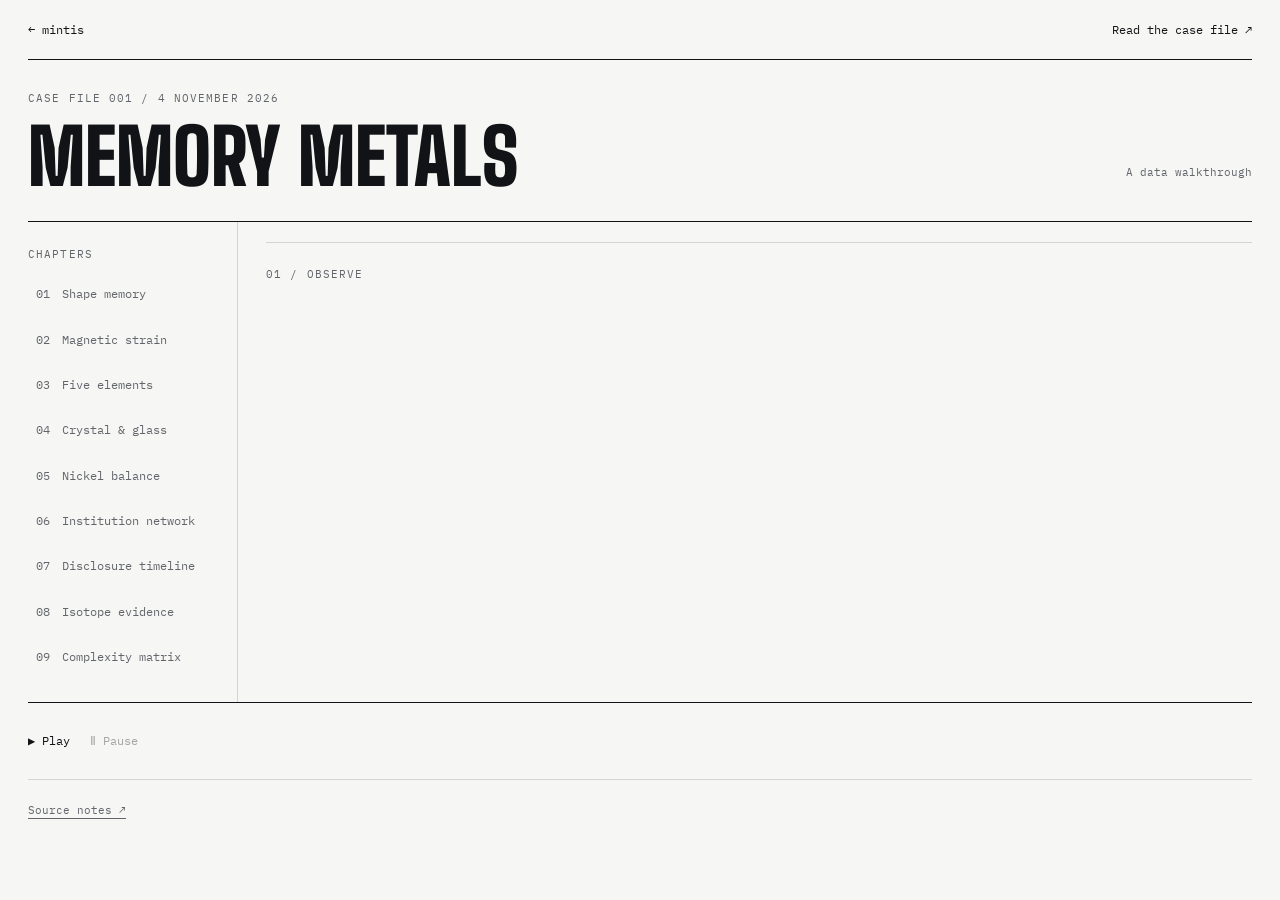
<file: mintis/memory-metals/walkthrough/index.html>
<!doctype html><html lang="en"><head><meta charset="utf-8"><meta name="viewport" content="width=device-width, initial-scale=1"><title>Memory Metals — Data walkthrough · mintis</title><meta name="description" content="Nine animated plates from the Memory Metals case file. A 90-second editorial data walkthrough."><link rel="stylesheet" href="walkthrough.59b4832c7618.css"><link rel="preconnect" href="https://fonts.googleapis.com"><link href="https://fonts.googleapis.com/css2?family=Big+Shoulders+Display:wght@700;900&family=IBM+Plex+Mono:wght@400;500&family=Source+Serif+4:opsz,wght@8..60,400&display=swap" rel="stylesheet"></head><body><svg width="0" height="0" style="position:absolute" aria-hidden="true">
  <defs>
    <symbol id="g-doc" viewBox="0 0 10 10"><rect x="1" y="1" width="8" height="8" fill="currentColor"/></symbol>
    <symbol id="g-off" viewBox="0 0 10 10"><rect x="1" y="1" width="8" height="8" fill="none" stroke="currentColor" stroke-width="1.4"/><rect x="1" y="1" width="4" height="8" fill="currentColor"/></symbol>
    <symbol id="g-tes" viewBox="0 0 10 10"><circle cx="5" cy="5" r="4" fill="currentColor"/></symbol>
    <symbol id="g-sec" viewBox="0 0 10 10"><circle cx="5" cy="5" r="3.6" fill="none" stroke="currentColor" stroke-width="1.4"/></symbol>
    <symbol id="g-the" viewBox="0 0 10 10"><path d="M5 1 L9.2 9 H0.8 Z" fill="none" stroke="currentColor" stroke-width="1.3"/></symbol>
    <symbol id="g-ana" viewBox="0 0 10 10"><path d="M5 0.8 L9.2 5 L5 9.2 L0.8 5 Z" fill="currentColor"/></symbol>
    <pattern id="hatch" width="5" height="5" patternUnits="userSpaceOnUse" patternTransform="rotate(45)"><line x1="0" y1="0" x2="0" y2="5" stroke="currentColor" stroke-width="1.2"/></pattern>
    <pattern id="dots" width="5" height="5" patternUnits="userSpaceOnUse"><circle cx="2.5" cy="2.5" r="0.9" fill="currentColor"/></pattern>
  </defs>
</svg>
<div class="wrap"><nav class="top"><a href="../../">← mintis</a><a href="../">Read the case file ↗</a></nav>
<header><div><p class="eyebrow">Case file 001 / 4 November 2026</p><h1>Memory Metals</h1></div><p class="edition">A data walkthrough</p></header>
<main><div class="deck"><aside><p class="eyebrow">Chapters</p><nav id="chapters" aria-label="Walkthrough chapters"></nav></aside><div class="stage">
<div id="plates"><figure class="plate" hidden>
      <div class="plate-head"><span>Plate 01 · Nitinol</span><span>Heating vs cooling</span></div>
      <div class="svgbox" id="p-hyst"></div>
      <figcaption>The shape returns on heating and is lost on cooling at a lower temperature. The gap between the two curves is hysteresis. Insets: the high-temperature cubic cell (austenite) and the sheared low-temperature form (martensite). Illustrative shape.</figcaption>
    </figure><figure class="plate" hidden>
      <div class="plate-head"><span>Plate 02 · Terfenol-D, Galfenol</span><span>Strain in a field, log scale</span></div>
      <div class="svgbox" id="p-magneto"></div>
      <figcaption>Approximate maximum magnetostrictive strain in parts per million. Pure iron barely moves; the Navy alloys move one to two orders of magnitude more. Commonly cited values, rounded.</figcaption>
    </figure><figure class="plate" hidden>
      <div class="plate-head"><span>Plate 03 · Cantor alloy</span><span>5 × 20 at.%</span></div>
      <div class="svgbox" id="p-cantor"></div>
      <figcaption>Five principal elements at 20 atomic percent each. Instead of a brittle mixture of phases, the melt settles into a single face-centered cubic crystal. Each mark style is one element, placed at random on one shared lattice.</figcaption>
    </figure><figure class="plate" hidden>
      <div class="plate-head"><span>Plate 04 · Vitreloy</span><span>Crystal vs glass</span></div>
      <div class="svgbox" id="p-glass"></div>
      <figcaption>Left, an ordinary crystal. Right, five elements of very different atomic sizes jam each other while cooling and freeze before they can line up. No grains, so no grain boundaries to fail along.</figcaption>
    </figure><figure class="plate" hidden>
    <div class="plate-head"><span>Plate 05 · Nitinol composition</span><span>Weight % shown with atomic %</span></div>
    <div class="svgbox" id="p-comp"></div>
    <figcaption>Top axis: nickel in weight percent, as NOL named its alloys. Bottom axis: the same composition in atomic percent. The band is the industry range for binary nitinol. The curve shows the direction of the effect (nickel-rich alloys transform colder), not measured values. Small ticks: the kind of composition series a 1950s screening program would cast.</figcaption>
  </figure><figure class="plate" hidden>
    <div class="plate-head"><span>Plate 06 · The proposed network</span><span>Solid: on the record · Dashed: alleged</span></div>
    <div class="svgbox" id="p-network"></div>
    <figcaption>Solid lines are relationships with a document behind them. Dashed lines are relationships people allege or theorize. The dashed web is the "hidden network" hypothesis; the solid web is what can be checked today.</figcaption>
  </figure><figure class="plate" hidden>
    <div class="plate-head"><span>Plate 07 · Disclosure timeline</span><span>2004 to 2026</span></div>
    <div class="svgbox" id="p-timeline"></div>
    <figcaption>Each event is marked with its claim type. The cluster on the right is the current administration's disclosure program.</figcaption>
  </figure><figure class="plate" hidden>
    <div class="plate-head"><span>Plate 08 · Magnesium isotopes</span><span>²⁴Mg · ²⁵Mg · ²⁶Mg</span></div>
    <div class="svgbox" id="p-iso"></div>
    <figcaption>Earth's magnesium is about 79 / 10 / 11 percent across its three stable isotopes. The Powell study's fragment falls inside that. Nolan's reported anomalous fragment is drawn hatched because its values have not been published.</figcaption>
  </figure><figure class="plate" hidden>
    <div class="plate-head"><span>Plate 09 · Complexity matrix</span><span>Filled = more demanding</span></div>
    <div class="svgbox" id="p-matrix"></div>
    <figcaption>The surprising part is how much complexity we already know how to build. Cantor alloy and Vitreloy each combine five main elements, while the alleged samples here tend to have fewer. Their intriguing claim lies elsewhere: unusual isotope ratios. The half-filled circles mark that possibility, but the numbers behind those claims remain unpublished. The two middle columns are this case file’s comparative ratings, rather than laboratory measurements.</figcaption>
  </figure></div>
<div class="narration"><span class="eyebrow" id="phase">01 / Observe</span><p id="insight" aria-live="off"></p></div></div></div>
<div class="player"><button id="play" aria-label="Play walkthrough">▶ Play</button><button id="pause" aria-label="Pause walkthrough" disabled>Ⅱ Pause</button></div>
</main><footer><a href="../#sources">Source notes ↗</a></footer></div><script src="graphs.d01b52579125.js"></script><script src="walkthrough.aad9d382f529.js"></script></body></html>
</file>
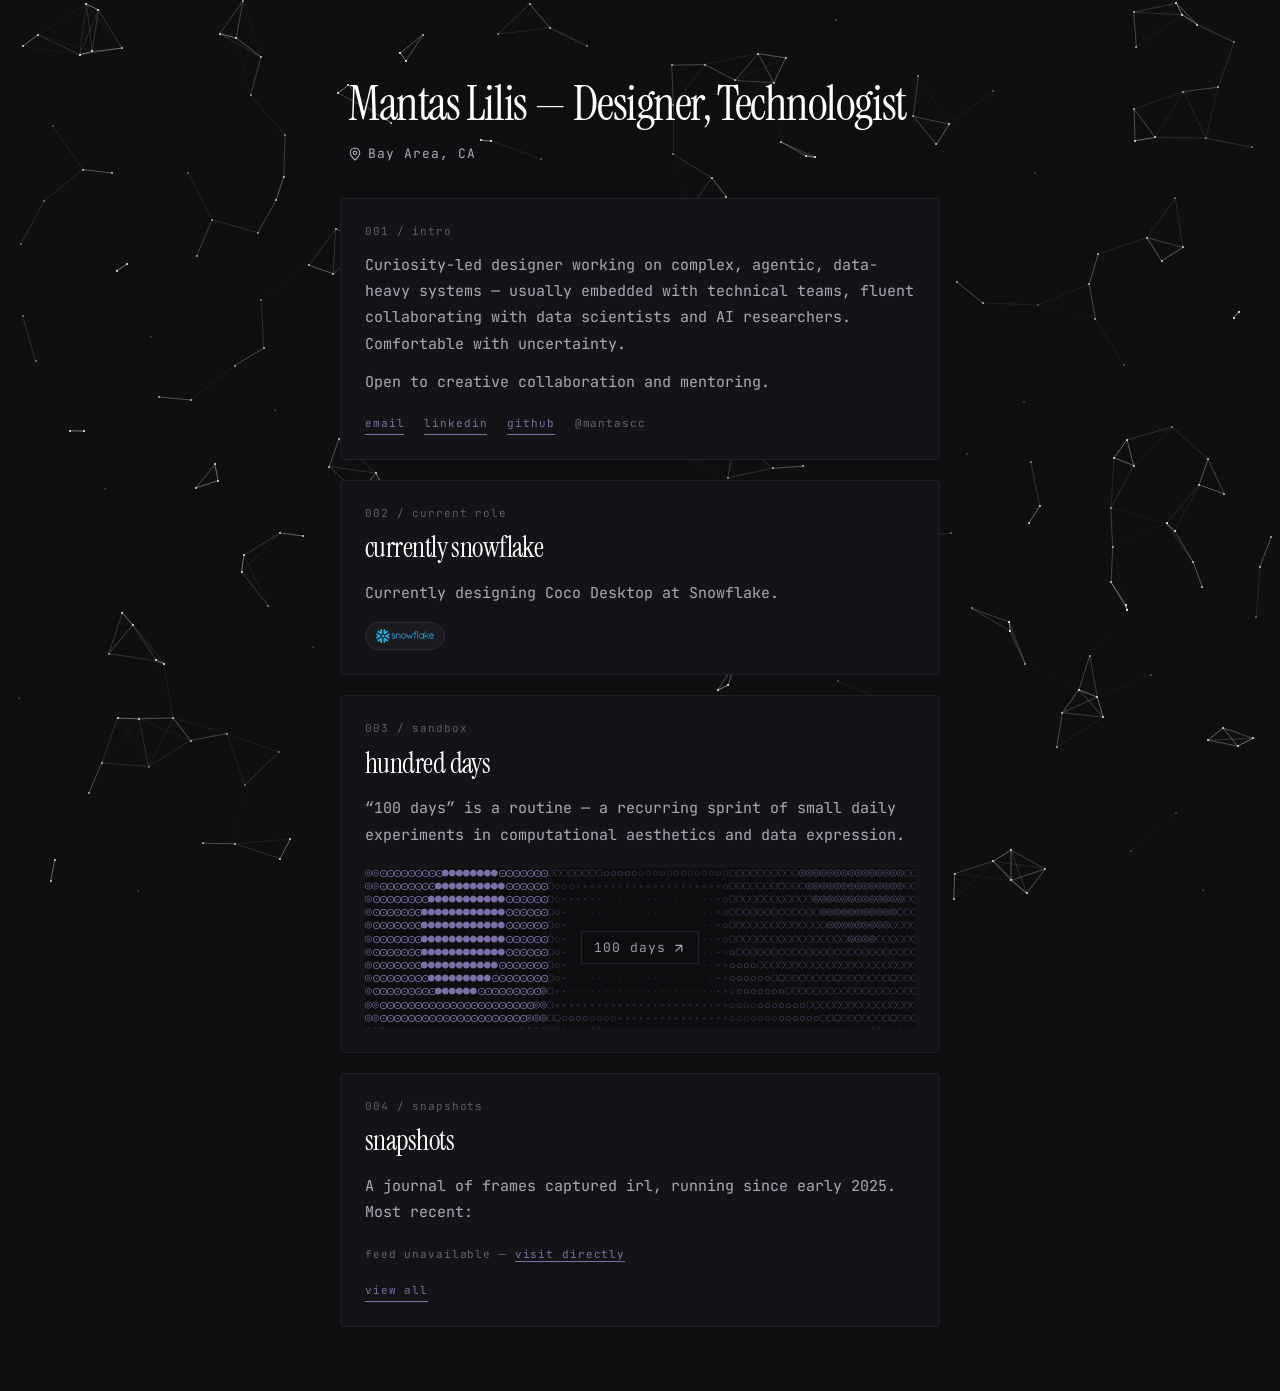
<file: index-2026.html>
<!doctype html>
<html lang="en">

<head>
  <meta charset="utf-8" />
  <meta name="viewport" content="width=device-width,initial-scale=1,viewport-fit=cover" />
  <title>Mantas Lilis — Designer, Technologist</title>
  <link rel="preconnect" href="https://fonts.googleapis.com">
  <link rel="preconnect" href="https://fonts.gstatic.com" crossorigin>
  <link
    href="https://fonts.googleapis.com/css2?family=Instrument+Serif:ital@0;1&family=JetBrains+Mono:wght@300;400;500&display=swap"
    rel="stylesheet">
  <style>
    :root {
      color-scheme: dark;

      --ground-void: #0f0f12;
      --ground-raised: #141418;
      --ground-float: #1a1a20;

      --text-primary: #ffffff;
      --text-default: #f5f5f7;
      --text-secondary: #a8aab8;
      --text-tertiary: #666666;

      --border-subtle: #1f1f24;
      --border-default: #2a2a30;

      --ube-violet: #7b6fa5;
      --ube-lavender: #9d91b0;

      --font-mono: 'JetBrains Mono', 'SF Mono', Monaco, 'Courier New', monospace;
      --font-serif: 'Instrument Serif', Georgia, 'Times New Roman', serif;

      --text-caption: 11px;
      --text-base: 13px;
      --text-body: 15px;
      --text-lead: 20px;

      --leading-base: 1.5;
      --leading-loose: 1.75;
      --tracking-wide: 0.08em;

      --space-2: 8px;
      --space-3: 12px;
      --space-4: 16px;
      --space-5: 20px;
      --space-6: 24px;
      --space-8: 32px;
      --space-10: 40px;
      --space-12: 48px;
      --space-16: 64px;
    }

    * {
      margin: 0;
      padding: 0;
      box-sizing: border-box;
    }

    html,
    body {
      min-height: 100%;
      background: var(--ground-void);
      color: var(--text-default);
      font-family: var(--font-mono);
      font-size: var(--text-base);
      line-height: var(--leading-base);
      -webkit-font-smoothing: antialiased;
    }

    #bg {
      position: fixed;
      inset: 0;
      width: 100vw;
      height: 100vh;
      pointer-events: none;
      image-rendering: pixelated;
    }

    .stack {
      position: relative;
      max-width: 640px;
      margin: 0 auto;
      padding: var(--space-16) var(--space-5);
      display: flex;
      flex-direction: column;
      gap: var(--space-5);
    }

    .card {
      background: var(--ground-raised);
      border: 1px solid var(--border-subtle);
      border-radius: 4px;
      padding: var(--space-6) var(--space-6);
    }

    .card-label {
      font-size: var(--text-caption);
      color: var(--text-tertiary);
      font-weight: 300;
      letter-spacing: var(--tracking-wide);
      text-transform: lowercase;
      margin-bottom: var(--space-3);
    }

    .card-title {
      font-family: var(--font-serif);
      font-size: 28px;
      color: var(--text-primary);
      font-weight: 400;
      letter-spacing: -0.02em;
      line-height: 1.1;
      margin-bottom: var(--space-4);
      text-transform: lowercase;
    }

    .card-body {
      font-size: var(--text-body);
      color: var(--text-secondary);
      line-height: var(--leading-loose);
    }

    .card-body+.card-body {
      margin-top: var(--space-3);
    }

    .masthead {
      padding: var(--space-4) var(--space-2) var(--space-3);
    }

    .masthead-title {
      font-family: var(--font-serif);
      font-size: 48px;
      color: var(--text-primary);
      font-weight: 400;
      letter-spacing: -0.03em;
      line-height: 1;
      margin-bottom: var(--space-4);
    }

    .masthead-location {
      display: inline-flex;
      align-items: center;
      gap: 6px;
      color: var(--text-secondary);
      font-size: var(--text-base);
      letter-spacing: var(--tracking-wide);
    }

    .masthead-location svg {
      width: 14px;
      height: 14px;
      flex-shrink: 0;
    }

    .card-links {
      margin-top: var(--space-5);
      display: flex;
      flex-wrap: wrap;
      gap: var(--space-5);
      font-size: var(--text-caption);
      letter-spacing: var(--tracking-wide);
      text-transform: lowercase;
    }

    .card-links a {
      color: var(--ube-violet);
      text-decoration: none;
      border-bottom: 1px solid var(--ube-violet);
      padding-bottom: 2px;
      transition: color 150ms, border-color 150ms;
    }

    .card-links a:hover {
      color: var(--ube-lavender);
      border-bottom-color: var(--ube-lavender);
    }

    .card-links-handle {
      color: var(--text-tertiary);
    }

    .card-tags {
      margin-top: var(--space-4);
      display: flex;
      flex-wrap: wrap;
      gap: var(--space-2);
    }

    .tag {
      display: inline-flex;
      align-items: center;
      padding: 6px 10px;
      background: var(--ground-float);
      border: 1px solid var(--border-default);
      border-radius: 999px;
      line-height: 0;
    }

    .tag-icon {
      height: 14px;
      width: auto;
      display: block;
    }

    .thumb-strip {
      margin-top: var(--space-5);
      display: grid;
      grid-template-columns: repeat(4, minmax(0, 1fr));
      gap: var(--space-3);
    }

    .thumb {
      display: block;
      text-decoration: none;
      color: inherit;
    }

    .thumb-img,
    .thumb-skeleton {
      width: 100%;
      aspect-ratio: 1 / 1;
      object-fit: cover;
      background: var(--ground-float);
      border-radius: 2px;
      display: block;
    }

    .thumb-img {
      transition: opacity 200ms ease, transform 200ms ease;
    }

    .thumb:hover .thumb-img {
      opacity: 0.78;
      transform: translateY(-1px);
    }

    .thumb-meta {
      margin-top: var(--space-2);
      font-size: 10px;
      color: var(--text-tertiary);
      letter-spacing: var(--tracking-wide);
      text-transform: lowercase;
      line-height: 1.3;
      white-space: nowrap;
      overflow: hidden;
      text-overflow: ellipsis;
    }

    .thumb-fallback {
      grid-column: 1 / -1;
      font-size: var(--text-caption);
      color: var(--text-tertiary);
      letter-spacing: var(--tracking-wide);
      text-transform: lowercase;
    }

    .thumb-fallback a {
      color: var(--ube-violet);
      text-decoration: none;
      border-bottom: 1px solid var(--ube-violet);
    }

    .sandbox-banner {
      margin-top: var(--space-5);
      height: 160px;
      overflow: hidden;
      position: relative;
      border-radius: 2px;
      background: var(--ground-void);
    }

    .sandbox-banner canvas {
      position: absolute;
      inset: 0;
      width: 100%;
      height: 100%;
      display: block;
    }

    .sandbox-banner-label {
      position: absolute;
      top: 50%;
      left: 50%;
      transform: translate(-50%, -50%);
      display: inline-flex;
      align-items: center;
      gap: 6px;
      font-size: var(--text-base);
      font-weight: 300;
      letter-spacing: var(--tracking-wide);
      text-transform: lowercase;
      color: var(--text-secondary);
      background: rgba(15, 15, 18, 0.92);
      padding: 6px 12px;
      border: 1px solid rgba(123, 111, 165, 0.25);
      text-decoration: none;
      white-space: nowrap;
      transition: color 150ms ease, border-color 150ms ease;
    }

    .sandbox-banner-label svg {
      width: 14px;
      height: 14px;
      flex-shrink: 0;
    }

    .sandbox-banner-label:hover {
      color: var(--text-primary);
      border-color: var(--ube-lavender);
    }

    .changelog {
      margin-top: var(--space-5);
      list-style: none;
      display: flex;
      flex-direction: column;
      border-top: 1px solid var(--border-subtle);
    }

    .changelog li {
      border-bottom: 1px solid var(--border-subtle);
    }

    .changelog-row {
      display: flex;
      align-items: baseline;
      gap: var(--space-4);
      padding: var(--space-3) 0;
      text-decoration: none;
      color: var(--text-default);
      font-size: var(--text-base);
      transition: color 150ms ease;
    }

    .changelog-row:hover {
      color: var(--ube-lavender);
    }

    .changelog-num {
      color: var(--text-tertiary);
      font-variant-numeric: tabular-nums;
      width: 3ch;
      flex-shrink: 0;
      letter-spacing: var(--tracking-wide);
    }

    .changelog-name {
      text-transform: lowercase;
      flex: 1;
      overflow: hidden;
      text-overflow: ellipsis;
      white-space: nowrap;
    }

    .changelog-arrow {
      color: var(--text-tertiary);
      opacity: 0;
      transform: translateX(-4px);
      transition: opacity 150ms ease, transform 150ms ease;
    }

    .changelog-row:hover .changelog-arrow {
      opacity: 1;
      transform: translateX(0);
    }

    .changelog-skeleton {
      height: 38px;
      background: var(--ground-float);
      opacity: 0.4;
    }

    .changelog-fallback {
      padding: var(--space-3) 0;
      font-size: var(--text-caption);
      color: var(--text-tertiary);
      letter-spacing: var(--tracking-wide);
      text-transform: lowercase;
    }

    .changelog-fallback a {
      color: var(--ube-violet);
      text-decoration: none;
      border-bottom: 1px solid var(--ube-violet);
    }

    @media (max-width: 480px) {
      .thumb-strip {
        grid-template-columns: repeat(2, minmax(0, 1fr));
      }
    }
  </style>
</head>

<body>
  <canvas id="bg"></canvas>

  <main class="stack">
    <header class="masthead">
      <h1 class="masthead-title">Mantas Lilis — Designer, Technologist</h1>
      <div class="masthead-location">
        <svg xmlns="http://www.w3.org/2000/svg" viewBox="0 0 24 24" fill="none" stroke="currentColor" stroke-width="2"
          stroke-linecap="round" stroke-linejoin="round" aria-hidden="true">
          <path
            d="M20 10c0 4.993-5.539 10.193-7.399 11.799a1 1 0 0 1-1.202 0C9.539 20.193 4 14.993 4 10a8 8 0 0 1 16 0" />
          <circle cx="12" cy="10" r="3" />
        </svg>
        <span>Bay Area, CA</span>
      </div>
    </header>

    <article class="card">
      <div class="card-label">001 / intro</div>
      <p class="card-body">
        Curiosity-led designer working on complex, agentic, data-heavy systems &mdash; usually embedded with technical
        teams, fluent collaborating with data scientists and AI researchers. Comfortable with uncertainty.
      </p>
      <p class="card-body">Open to creative collaboration and mentoring.</p>
      <div class="card-links">
        <a href="mailto:mantas.lilis@gmail.com">email</a>
        <a href="https://linkedin.com/in/mantaslilis" rel="me" target="_blank">linkedin</a>
        <a href="https://github.com/mantascc" rel="me" target="_blank">github</a>
        <span class="card-links-handle">@mantascc</span>
      </div>
    </article>

    <article class="card">
      <div class="card-label">002 / current role</div>
      <h2 class="card-title">Currently Snowflake</h2>
      <p class="card-body">Currently designing Coco Desktop at Snowflake.</p>
      <div class="card-tags">
        <span class="tag">
          <img class="tag-icon" src="img/snowflake.png" alt="Snowflake" />
        </span>
      </div>
    </article>

    <article class="card">
      <div class="card-label">003 / sandbox</div>
      <h2 class="card-title">Hundred days</h2>
      <p class="card-body">&ldquo;100 days&rdquo; is a routine &mdash; a recurring sprint of small daily experiments in
        computational aesthetics and data expression.</p>
      <div class="sandbox-banner">
        <canvas id="sandbox-field" aria-hidden="true"></canvas>
        <a class="sandbox-banner-label" href="https://mantascc.github.io/100days/" target="_blank" rel="noopener">
          <span>100 days</span>
          <svg xmlns="http://www.w3.org/2000/svg" viewBox="0 0 24 24" fill="none" stroke="currentColor" stroke-width="2"
            stroke-linecap="round" stroke-linejoin="round" aria-hidden="true">
            <path d="M7 7h10v10" />
            <path d="M7 17 17 7" />
          </svg>
        </a>
      </div>
    </article>

    <article class="card">
      <div class="card-label">004 / snapshots</div>
      <h2 class="card-title">snapshots</h2>
      <p class="card-body">A journal of frames captured irl, running since early 2025. Most recent:</p>
      <div class="thumb-strip" id="thumb-strip" aria-label="recent snapshots">
        <div class="thumb-skeleton"></div>
        <div class="thumb-skeleton"></div>
        <div class="thumb-skeleton"></div>
        <div class="thumb-skeleton"></div>
      </div>
      <div class="card-links">
        <a href="https://mantascc.github.io/snapshots/" target="_blank" rel="noopener">view all</a>
      </div>
    </article>
  </main>

  <script>
    (function startSandboxField() {
      const canvas = document.getElementById('sandbox-field');
      if (!canvas) return;

      const GLYPHS = [' ', '·', '∙', '∘', '○', '◌', '◎', '⊙', '●'];
      const N = GLYPHS.length - 1;
      const COLOR = '#7b6fa5';
      const fn = (x, y, t) =>
        (Math.sin(x * 0.1 + t) + Math.cos(y * 0.12 - t * 0.7) + Math.sin((x + y) * 0.05 + t * 0.5) + 3) / 6;

      class Field {
        constructor(cv) {
          this.cv = cv;
          this.ctx = cv.getContext('2d');
          this.frame = 0;
          this.lastT = 0;
          this.fps = 1000 / 20;
          this.fontSize = 11;
          this._box = null;
          this.resize();

          const r = parseInt(COLOR.slice(1, 3), 16);
          const g = parseInt(COLOR.slice(3, 5), 16);
          const b = parseInt(COLOR.slice(5, 7), 16);
          this.rgb = `${r},${g},${b}`;

          window.addEventListener('resize', () => {
            this.resize();
            this._measureBox();
          });
        }

        resize() {
          const parent = this.cv.parentElement;
          this.cv.width = parent.clientWidth;
          this.cv.height = parent.clientHeight;
          this.ctx.font = `300 ${this.fontSize}px "JetBrains Mono", monospace`;
          this.charW = this.ctx.measureText('·').width;
          this.charH = this.fontSize * 1.2;
          this.cols = Math.ceil(this.cv.width / this.charW) + 1;
          this.rows = Math.ceil(this.cv.height / this.charH) + 1;
          this._vals = new Float32Array(this.cols * this.rows);
          this._evals = new Float32Array(this.cols * this.rows);
        }

        _measureBox() {
          const label = this.cv.parentElement.querySelector('.sandbox-banner-label');
          if (!label) { this._box = null; return; }
          const cv = this.cv.getBoundingClientRect();
          const lb = label.getBoundingClientRect();
          this._box = {
            c0: Math.floor((lb.left - cv.left) / this.charW),
            c1: Math.ceil((lb.right - cv.left) / this.charW),
            r0: Math.floor((lb.top - cv.top) / this.charH),
            r1: Math.ceil((lb.bottom - cv.top) / this.charH),
          };
        }

        start() {
          requestAnimationFrame(() => {
            this._measureBox();
            const tick = (t) => {
              if (t - this.lastT > this.fps) {
                this.render();
                this.lastT = t;
                this.frame++;
              }
              requestAnimationFrame(tick);
            };
            requestAnimationFrame(tick);
          });
        }

        render() {
          const ctx = this.ctx;
          const t = this.frame * 0.025;
          const vals = this._vals;
          const evals = this._evals;
          const box = this._box;

          ctx.fillStyle = 'rgba(15,15,18,0.18)';
          ctx.fillRect(0, 0, this.cv.width, this.cv.height);

          ctx.font = `300 ${this.fontSize}px "JetBrains Mono", monospace`;
          ctx.textBaseline = 'top';

          for (let row = 0; row < this.rows; row++) {
            for (let col = 0; col < this.cols; col++) {
              vals[row * this.cols + col] = Math.max(0, Math.min(1, fn(col, row, t)));
            }
          }

          for (let row = 0; row < this.rows; row++) {
            for (let col = 0; col < this.cols; col++) {
              const idx = row * this.cols + col;
              if (box && row >= box.r0 && row < box.r1 && col >= box.c0 && col < box.c1) {
                evals[idx] = -1; continue;
              }
              if (box) {
                const dx = col < box.c0 ? box.c0 - col : col >= box.c1 ? col - box.c1 + 1 : 0;
                const dy = row < box.r0 ? box.r0 - row : row >= box.r1 ? row - box.r1 + 1 : 0;
                const dist = Math.max(dx, dy);
                if (dist > 0 && dist <= 5) {
                  evals[idx] = Math.max(0, 1 - (dist - 1) / 4);
                  continue;
                }
              }
              evals[idx] = 0;
            }
          }

          const ALPHAS = [0.2, 0.45, 0.7, 1.0];
          ctx.fillStyle = `rgb(${this.rgb})`;
          for (let p = 0; p < 4; p++) {
            const vMin = p * 0.25;
            const vMax = vMin + 0.25;
            ctx.globalAlpha = ALPHAS[p];
            for (let row = 0; row < this.rows; row++) {
              for (let col = 0; col < this.cols; col++) {
                const idx = row * this.cols + col;
                const prox = evals[idx];
                if (prox < 0) continue;
                const v = vals[idx];
                const dv = v * (1 - prox * 0.88);
                if (dv < vMin || dv >= vMax) continue;
                const glyph = GLYPHS[Math.round(dv * N)];
                if (glyph === ' ') continue;
                ctx.fillText(glyph, col * this.charW, row * this.charH);
              }
            }
          }
          ctx.globalAlpha = 1;
        }
      }

      const init = () => requestAnimationFrame(() => new Field(canvas).start());
      if (document.fonts && document.fonts.ready) {
        document.fonts.ready.then(init);
      } else {
        init();
      }
    })();

    (async function loadSnapshots() {
      const strip = document.getElementById('thumb-strip');
      const COUNT = 4;
      const SRC = 'https://raw.githubusercontent.com/mantascc/snapshots/main/images.json';
      const IMG_BASE = 'https://raw.githubusercontent.com/mantascc/snapshots/main/images/';
      const SITE = 'https://mantascc.github.io/snapshots/';

      const parseEntry = (item) => {
        const raw = (item.date || '').toString().trim();
        let d = null, hasMonth = false;
        if (/^\d{4}-\d{2}-\d{2}$/.test(raw)) {
          d = new Date(raw + 'T00:00:00Z'); hasMonth = true;
        } else if (/^\d{4}-\d{2}$/.test(raw)) {
          d = new Date(raw + '-01T00:00:00Z'); hasMonth = true;
        } else if (/^\d{4}$/.test(raw)) {
          d = new Date(raw + '-12-31T00:00:00Z'); hasMonth = false;
        }
        return { ...item, _d: d, _hasMonth: hasMonth };
      };

      const renderThumb = (item) => {
        let dateStr = '';
        if (item._d) {
          const month = item._hasMonth
            ? item._d.toLocaleString('en', { month: 'short' }).toLowerCase()
            : '';
          const year = "'" + String(item._d.getUTCFullYear()).slice(2);
          dateStr = month ? `${month} ${year}` : year;
        }
        const locRaw = (item.originalLocation || item.title || '').toString();
        const loc = locRaw.split(',')[0].trim().toLowerCase();
        const caption = [dateStr, loc].filter(Boolean).join(' · ');
        const safeFile = encodeURIComponent(item.file).replace(/%2F/g, '/');
        const alt = (item.title || item.originalLocation || 'snapshot').replace(/"/g, '&quot;');
        return `
          <a class="thumb" href="${SITE}" target="_blank" rel="noopener">
            <img class="thumb-img" src="${IMG_BASE}${safeFile}" alt="${alt}" loading="lazy" decoding="async" />
            <div class="thumb-meta">${caption}</div>
          </a>
        `;
      };

      try {
        const res = await fetch(SRC);
        if (!res.ok) throw new Error(res.statusText);
        const data = await res.json();
        const recent = data.slice(-COUNT).reverse().map(parseEntry);

        if (!recent.length) throw new Error('no entries');
        strip.innerHTML = recent.map(renderThumb).join('');
      } catch (err) {
        strip.innerHTML = `<div class="thumb-fallback">feed unavailable — <a href="${SITE}" target="_blank" rel="noopener">visit directly</a></div>`;
      }
    })();
  </script>

  <script src="background.js"></script>
</body>

</html>
</file>
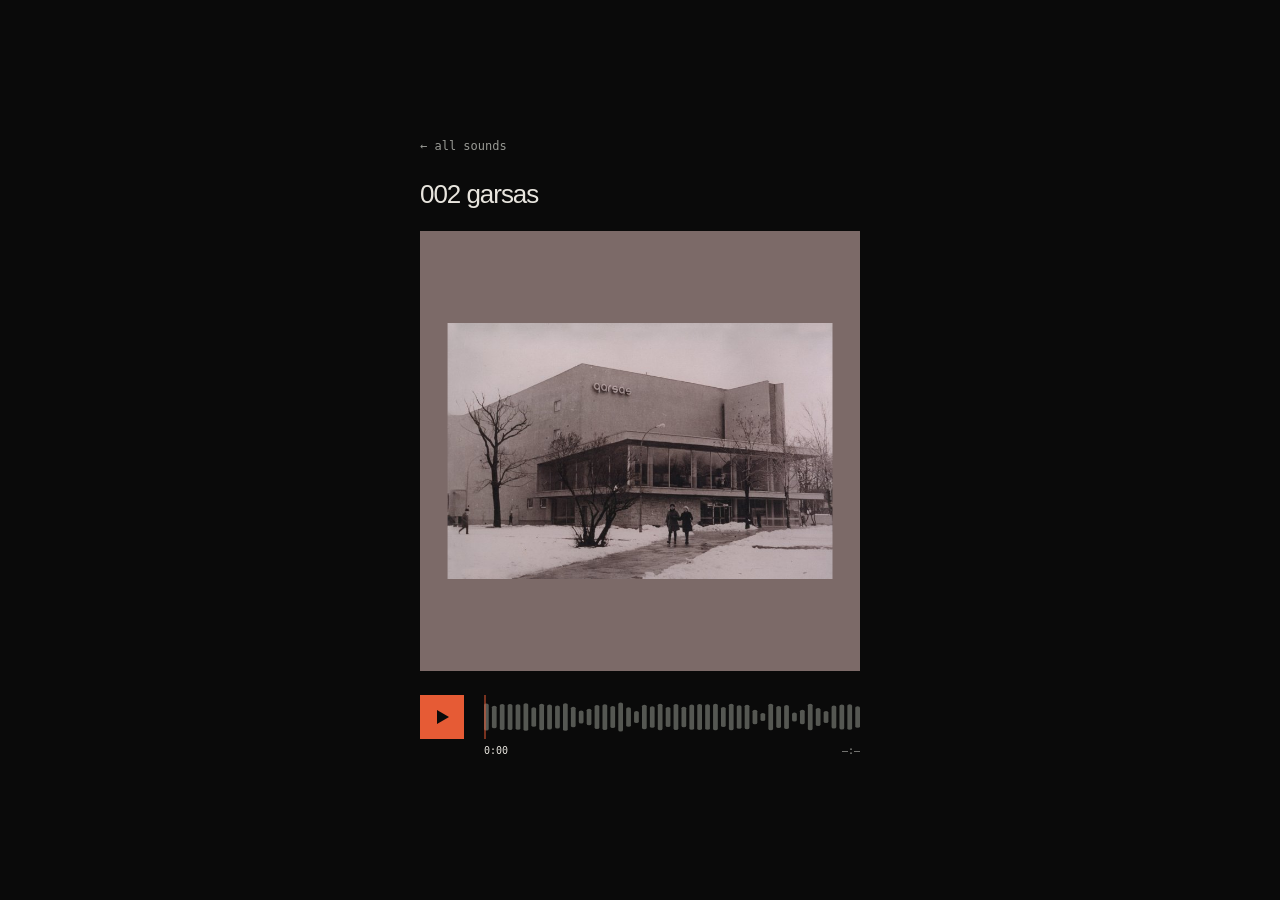
<file: aida/garsas.html>
<!doctype html>
<html lang="en">
<head>
  <meta charset="utf-8">
  <meta name="viewport" content="width=device-width, initial-scale=1, viewport-fit=cover">
  <meta name="theme-color" content="#0a0a0a">
  <meta name="description" content="Listen to 002 garsas by Aida.">
  <title>002 garsas — Aida</title>
  <style>
    :root { color-scheme: dark; --ground: #0a0a0a; --text: #e8e5de; --muted: #989994; --accent: #e65b35; font: 12px/1.5 ui-monospace, SFMono-Regular, Menlo, Consolas, monospace; background: var(--ground); color: var(--text); }
    * { box-sizing: border-box; }
    body { margin: 0; min-height: 100svh; display: grid; place-items: center; padding: 40px 24px; }
    main { width: min(100%, 440px); }
    .artwork { display: block; width: 100%; height: auto; }
    .back { display: inline-block; margin-bottom: 24px; color: var(--muted); text-decoration: none; }
    .back:hover { color: var(--text); }
    .heading { margin: 0 0 20px; text-align: left; }
    h1 { margin: 0; font: 500 26px/1.2 Helvetica, Arial, sans-serif; letter-spacing: -.04em; }
    audio { width: 100%; }
    .player { display: none; margin-top: 24px; padding-bottom: 24px; }
    .enhanced .player { display: block; }
    .enhanced audio { display: none; }
    .transport { display: flex; align-items: center; gap: 20px; }
    button { display: grid; place-items: center; flex: 0 0 44px; width: 44px; height: 44px; padding: 0; border: 0; border-radius: 0; background: var(--accent); color: var(--ground); cursor: pointer; }
    button:hover { background: #f27652; }
    button svg { width: 20px; height: 20px; fill: currentColor; }
    .pause-icon, .playing .play-icon { display: none; }
    .playing .pause-icon { display: block; }
    .wave-column { flex: 1; min-width: 0; position: relative; }
    .timeline { position: relative; height: 44px; --progress: 0%; }
    .waveform { overflow: hidden; position: absolute; inset: 0; background: #555752; mask: url('garsas-waveform.svg?v=3') center / 100% 100% no-repeat; -webkit-mask: url('garsas-waveform.svg?v=3') center / 100% 100% no-repeat; pointer-events: none; }
    .waveform::after { content: ''; position: absolute; inset: 0; background: var(--accent); clip-path: inset(0 calc(100% - var(--progress)) 0 0); }
    input[type="range"] { position: relative; appearance: none; -webkit-appearance: none; display: block; width: 100%; height: 44px; margin: 0; background: transparent; cursor: pointer; border-radius: 0; }
    input[type="range"]::-webkit-slider-runnable-track { height: 44px; background: transparent; }
    input[type="range"]::-moz-range-track { height: 44px; background: transparent; }
    input[type="range"]::-webkit-slider-thumb { appearance: none; -webkit-appearance: none; width: 2px; height: 44px; border: 0; border-radius: 0; background: var(--accent); }
    input[type="range"]::-moz-range-thumb { width: 2px; height: 44px; border: 0; border-radius: 0; background: var(--accent); }
    input:disabled { opacity: .5; }
    .time { position: absolute; top: 48px; left: 0; right: 0; display: flex; justify-content: space-between; color: var(--muted); font-size: 10px; font-variant-numeric: tabular-nums; white-space: nowrap; }
    #elapsed { color: var(--text); }
    :focus-visible { outline: 1px solid var(--text); outline-offset: 5px; }
    .status { margin: 12px 0 0; color: var(--muted); font-size: 11px; }
    .status:empty { display: none; }
    @media (max-width: 600px), (max-height: 700px) {
      body { padding: calc(16px + env(safe-area-inset-top)) calc(20px + env(safe-area-inset-right)) calc(16px + env(safe-area-inset-bottom)) calc(20px + env(safe-area-inset-left)); }
      .heading { margin: 0 0 16px; }
      .artwork { max-height: max(80px, calc(100svh - 180px - env(safe-area-inset-top) - env(safe-area-inset-bottom))); object-fit: contain; }
      .player { margin-top: 16px; }
      .transport { gap: 12px; }
    }
  </style>
</head>
<body>
  <main>
    <a class="back" href="./?v=3">← all sounds</a>
    <div class="heading"><h1>002 garsas</h1></div>
    <img class="artwork" src="garsas.png" alt="Garsas cover: an archival photograph of the Garsas cinema in winter." width="1600" height="1600">
    <audio id="audio" controls loop preload="metadata" src="garsas.mp3">Your browser does not support audio. <a href="garsas.mp3">Listen to the song</a>.</audio>
    <div class="player">
      <div class="transport">
        <button id="toggle" type="button" aria-label="Play 002 garsas">
          <svg class="play-icon" viewBox="0 0 20 20" aria-hidden="true"><path d="M5 3 17 10 5 17Z"/></svg>
          <svg class="pause-icon" viewBox="0 0 20 20" aria-hidden="true"><path d="M4 3h4v14H4zM12 3h4v14h-4z"/></svg>
        </button>
        <div class="wave-column">
        <div class="timeline">
          <div class="waveform" aria-hidden="true"></div>
          <input id="seek" type="range" min="0" max="0" step="0.1" value="0" aria-label="Playback position" disabled>
        </div>
        <div class="time"><span id="elapsed">0:00</span><span id="duration">—:—</span></div>
        </div>
      </div>
      <p class="status" id="status" role="status"></p>
    </div>
  </main>
  <script>
    const audio = document.getElementById('audio');
    const toggle = document.getElementById('toggle');
    const player = document.querySelector('.player');
    const seek = document.getElementById('seek');
    const elapsed = document.getElementById('elapsed');
    const duration = document.getElementById('duration');
    const status = document.getElementById('status');
    const formatTime = seconds => `${Math.floor(seconds / 60)}:${String(Math.floor(seconds % 60)).padStart(2, '0')}`;
    const AudioContextClass = window.AudioContext || window.webkitAudioContext;
    if (AudioContextClass && location.protocol !== 'file:') {
      let context, buffer, loading, source;
      let offset = 0, startedAt = 0, frame;
      let playing = false;

      const position = () => playing
        ? (offset + context.currentTime - startedAt) % buffer.duration
        : offset;

      function render() {
        const seconds = position();
        seek.value = seconds;
        elapsed.textContent = formatTime(seconds);
        seek.parentElement.style.setProperty('--progress', `${buffer ? seconds / buffer.duration * 100 : 0}%`);
        seek.setAttribute('aria-valuetext', `${formatTime(seconds)} of ${formatTime(buffer ? buffer.duration : 0)}`);
        if (playing) frame = requestAnimationFrame(render);
      }

      function syncButton() {
        toggle.classList.toggle('playing', playing);
        player.classList.toggle('is-playing', playing);
        toggle.setAttribute('aria-label', playing ? 'Pause 002 garsas' : 'Play 002 garsas');
      }

      function start() {
        source = context.createBufferSource();
        source.buffer = buffer;
        source.loop = true;
        source.connect(context.destination);
        startedAt = context.currentTime;
        source.start(startedAt, offset);
        playing = true;
        syncButton();
        render();
      }

      function pause() {
        offset = position();
        source.stop();
        source.disconnect();
        source = null;
        playing = false;
        cancelAnimationFrame(frame);
        syncButton();
        render();
      }

      toggle.addEventListener('click', async () => {
        if (playing) { pause(); return; }
        toggle.disabled = true;
        status.textContent = 'Loading…';
        try {
          context ||= new AudioContextClass();
          await context.resume();
          if (!buffer) {
            loading ||= fetch('garsas-loop.wav').then(response => {
              if (!response.ok) throw new Error('Audio unavailable');
              return response.arrayBuffer();
            }).then(data => context.decodeAudioData(data));
            buffer = await loading;
            duration.textContent = formatTime(buffer.duration);
            seek.max = buffer.duration;
            seek.disabled = false;
          }
          start();
          status.textContent = '';
        } catch {
          loading = null;
          status.textContent = 'Unable to play. Please try again.';
        } finally {
          toggle.disabled = false;
        }
      });
      seek.addEventListener('input', () => {
        const next = Number(seek.value) % buffer.duration;
        const resume = playing;
        if (resume) pause();
        offset = next;
        if (resume) start();
        else render();
      });
      document.documentElement.classList.add('enhanced');
    } else {
    function syncDuration() {
      if (!Number.isFinite(audio.duration)) return;
      duration.textContent = formatTime(audio.duration);
      seek.max = audio.duration;
      seek.disabled = false;
    }
    function syncPlayback() {
      toggle.classList.toggle('playing', !audio.paused);
      if (audio.paused || audio.ended) player.classList.remove('is-playing');
      toggle.setAttribute('aria-label', audio.paused ? 'Play 002 garsas' : 'Pause 002 garsas');
    }
    toggle.addEventListener('click', async () => {
      if (!audio.paused) { audio.pause(); return; }
      status.textContent = 'Loading…';
      try { await audio.play(); status.textContent = ''; }
      catch { status.textContent = 'Unable to play. Please try again.'; }
    });
    audio.addEventListener('loadedmetadata', syncDuration);
    audio.addEventListener('durationchange', syncDuration);
    audio.addEventListener('timeupdate', () => {
      seek.value = audio.currentTime;
      elapsed.textContent = formatTime(audio.currentTime);
      seek.parentElement.style.setProperty('--progress', `${audio.duration ? audio.currentTime / audio.duration * 100 : 0}%`);
      seek.setAttribute('aria-valuetext', `${formatTime(audio.currentTime)} of ${formatTime(audio.duration || 0)}`);
    });
    seek.addEventListener('input', () => { audio.currentTime = Number(seek.value); });
    for (const event of ['play', 'pause', 'ended']) audio.addEventListener(event, syncPlayback);
    audio.addEventListener('waiting', () => { status.textContent = 'Loading…'; player.classList.remove('is-playing'); });
    audio.addEventListener('playing', () => { status.textContent = ''; player.classList.add('is-playing'); });
    audio.addEventListener('error', () => { status.textContent = 'The song could not load. Please refresh to try again.'; });
    syncDuration();
    document.documentElement.classList.add('enhanced');
    }
  </script>
</body>
</html>
</file>
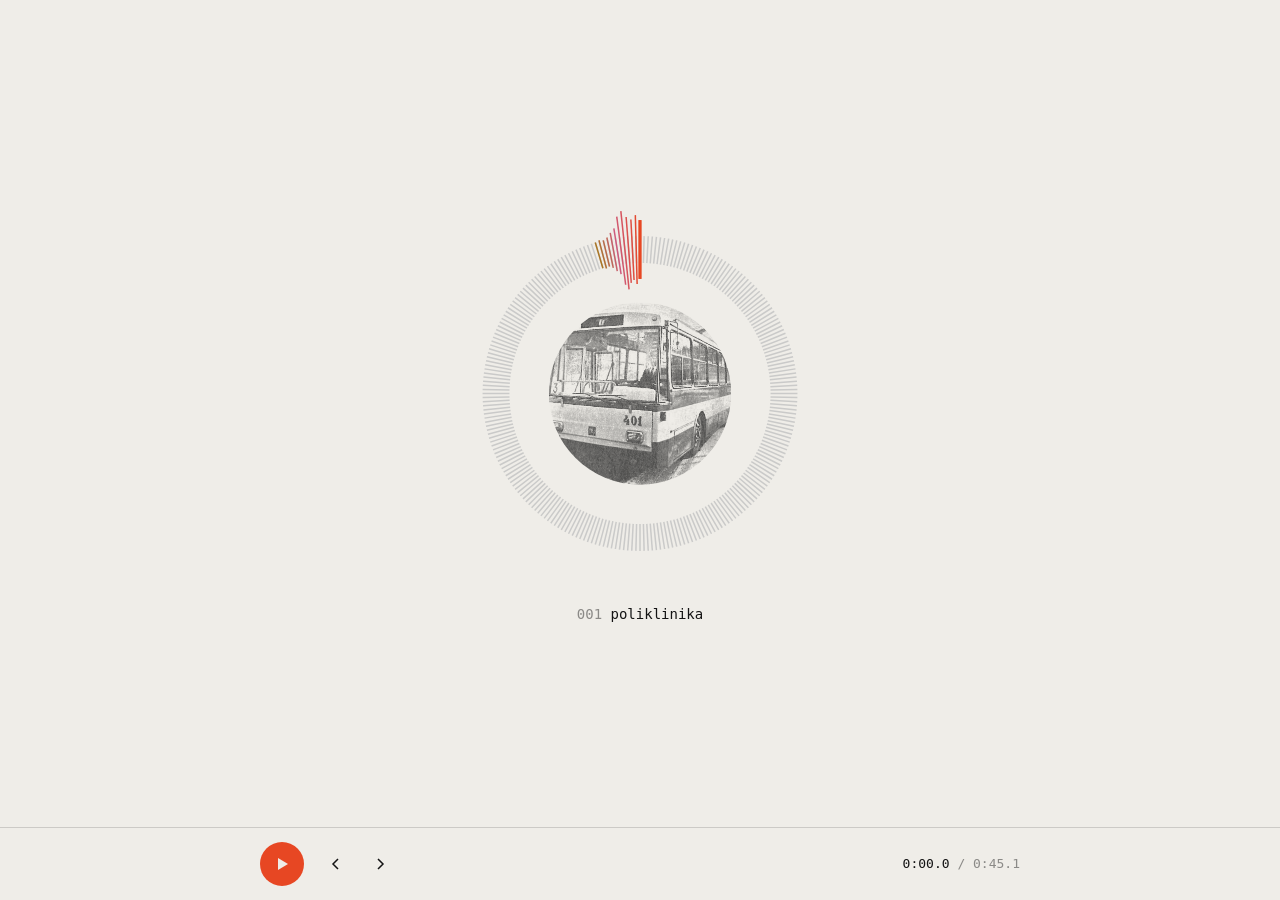
<file: aida/loops.html>
<!doctype html>
<html lang="en">
<head>
<meta charset="utf-8">
<meta name="viewport" content="width=device-width, initial-scale=1">
<title>Aida loops</title>
<link rel="canonical" href="https://mantas.cc/aida/">
<script>location.replace('/aida/' + location.search + location.hash);</script>
</head>
<body><a href="/aida/">Open Aida loops</a></body>
</html>
</file>
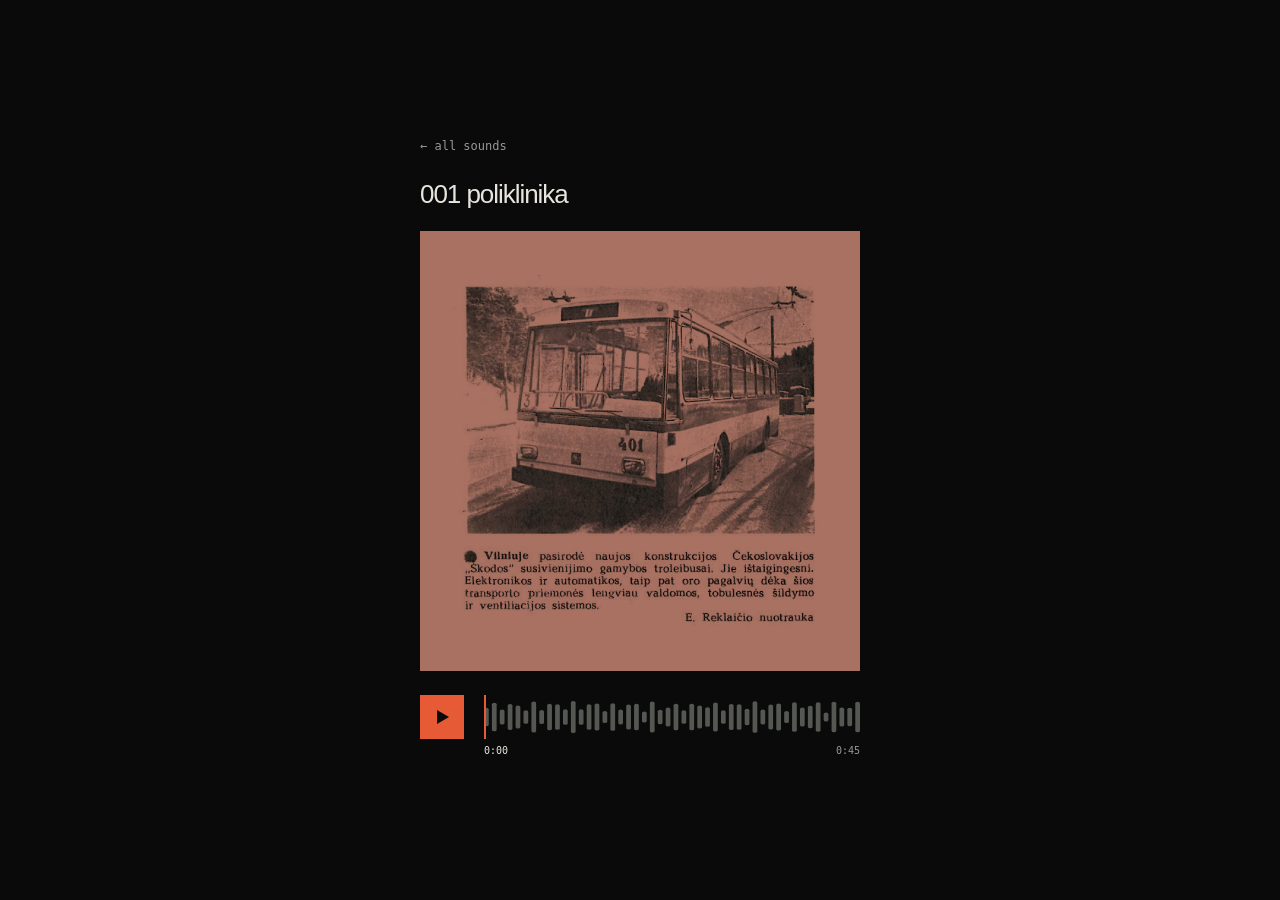
<file: aida/poliklinika.html>
<!doctype html>
<html lang="en">
<head>
  <meta charset="utf-8">
  <meta name="viewport" content="width=device-width, initial-scale=1, viewport-fit=cover">
  <meta name="theme-color" content="#0a0a0a">
  <meta name="description" content="Listen to 001 poliklinika by Aida.">
  <title>001 poliklinika — Aida</title>
  <style>
    :root { color-scheme: dark; --ground: #0a0a0a; --text: #e8e5de; --muted: #989994; --accent: #e65b35; font: 12px/1.5 ui-monospace, SFMono-Regular, Menlo, Consolas, monospace; background: var(--ground); color: var(--text); }
    * { box-sizing: border-box; }
    body { margin: 0; min-height: 100svh; display: grid; place-items: center; padding: 40px 24px; }
    main { width: min(100%, 440px); }
    .artwork { display: block; width: 100%; height: auto; }
    .back { display: inline-block; margin-bottom: 24px; color: var(--muted); text-decoration: none; }
    .back:hover { color: var(--text); }
    .heading { margin: 0 0 20px; text-align: left; }
    h1 { margin: 0; font: 500 26px/1.2 Helvetica, Arial, sans-serif; letter-spacing: -.04em; }
    audio { width: 100%; }
    .player { display: none; margin-top: 24px; padding-bottom: 24px; }
    .enhanced .player { display: block; }
    .enhanced audio { display: none; }
    .transport { display: flex; align-items: center; gap: 20px; }
    button { display: grid; place-items: center; flex: 0 0 44px; width: 44px; height: 44px; padding: 0; border: 0; border-radius: 0; background: var(--accent); color: var(--ground); cursor: pointer; }
    button:hover { background: #f27652; }
    button svg { width: 20px; height: 20px; fill: currentColor; }
    .pause-icon, .playing .play-icon { display: none; }
    .playing .pause-icon { display: block; }
    .wave-column { flex: 1; min-width: 0; position: relative; }
    .timeline { position: relative; height: 44px; --progress: 0%; }
    .waveform { overflow: hidden; position: absolute; inset: 0; background: #555752; mask: url('waveform.svg?v=3') center / 100% 100% no-repeat; -webkit-mask: url('waveform.svg?v=3') center / 100% 100% no-repeat; pointer-events: none; }
    .waveform::after { content: ''; position: absolute; inset: 0; background: var(--accent); clip-path: inset(0 calc(100% - var(--progress)) 0 0); }
    input[type="range"] { position: relative; appearance: none; -webkit-appearance: none; display: block; width: 100%; height: 44px; margin: 0; background: transparent; cursor: pointer; border-radius: 0; }
    input[type="range"]::-webkit-slider-runnable-track { height: 44px; background: transparent; }
    input[type="range"]::-moz-range-track { height: 44px; background: transparent; }
    input[type="range"]::-webkit-slider-thumb { appearance: none; -webkit-appearance: none; width: 2px; height: 44px; border: 0; border-radius: 0; background: var(--accent); }
    input[type="range"]::-moz-range-thumb { width: 2px; height: 44px; border: 0; border-radius: 0; background: var(--accent); }
    input:disabled { opacity: .5; }
    .time { position: absolute; top: 48px; left: 0; right: 0; display: flex; justify-content: space-between; color: var(--muted); font-size: 10px; font-variant-numeric: tabular-nums; white-space: nowrap; }
    #elapsed { color: var(--text); }
    :focus-visible { outline: 1px solid var(--text); outline-offset: 5px; }
    .status { margin: 12px 0 0; color: var(--muted); font-size: 11px; }
    .status:empty { display: none; }
    @media (max-width: 600px), (max-height: 700px) {
      body { padding: calc(16px + env(safe-area-inset-top)) calc(20px + env(safe-area-inset-right)) calc(16px + env(safe-area-inset-bottom)) calc(20px + env(safe-area-inset-left)); }
      .heading { margin: 0 0 16px; }
      .artwork { max-height: max(80px, calc(100svh - 180px - env(safe-area-inset-top) - env(safe-area-inset-bottom))); object-fit: contain; }
      .player { margin-top: 16px; }
      .transport { gap: 12px; }
    }
  </style>
</head>
<body>
  <main>
    <a class="back" href="./?v=3">← all sounds</a>
    <div class="heading"><h1>001 poliklinika</h1></div>
    <img class="artwork" src="poliklinika.png" alt="001 poliklinika cover: an archival newspaper photograph of a trolleybus in Vilnius." width="1600" height="1600">
    <audio id="audio" controls loop preload="metadata" src="poliklinika.mp3">Your browser does not support audio. <a href="poliklinika.mp3">Listen to the song</a>.</audio>
    <div class="player">
      <div class="transport">
        <button id="toggle" type="button" aria-label="Play 001 poliklinika">
          <svg class="play-icon" viewBox="0 0 20 20" aria-hidden="true"><path d="M5 3 17 10 5 17Z"/></svg>
          <svg class="pause-icon" viewBox="0 0 20 20" aria-hidden="true"><path d="M4 3h4v14H4zM12 3h4v14h-4z"/></svg>
        </button>
        <div class="wave-column">
        <div class="timeline">
          <div class="waveform" aria-hidden="true"></div>
          <input id="seek" type="range" min="0" max="0" step="0.1" value="0" aria-label="Playback position" disabled>
        </div>
        <div class="time"><span id="elapsed">0:00</span><span id="duration">—:—</span></div>
        </div>
      </div>
      <p class="status" id="status" role="status"></p>
    </div>
  </main>
  <script>
    const audio = document.getElementById('audio');
    const toggle = document.getElementById('toggle');
    const player = document.querySelector('.player');
    const seek = document.getElementById('seek');
    const elapsed = document.getElementById('elapsed');
    const duration = document.getElementById('duration');
    const status = document.getElementById('status');
    const formatTime = seconds => `${Math.floor(seconds / 60)}:${String(Math.floor(seconds % 60)).padStart(2, '0')}`;
    const AudioContextClass = window.AudioContext || window.webkitAudioContext;
    let transport = audio;
    let animationFrame;

    function syncDuration() {
      if (!Number.isFinite(transport.duration)) return;
      duration.textContent = formatTime(transport.duration);
      seek.max = transport.duration;
      seek.disabled = false;
    }
    function syncPosition() {
      const position = transport.currentTime;
      seek.value = position;
      elapsed.textContent = formatTime(position);
      seek.parentElement.style.setProperty('--progress', `${transport.duration ? position / transport.duration * 100 : 0}%`);
      seek.setAttribute('aria-valuetext', `${formatTime(position)} of ${formatTime(transport.duration || 0)}`);
    }
    function syncPlayback() {
      toggle.classList.toggle('playing', !transport.paused);
      if (transport.paused) player.classList.remove('is-playing');
      toggle.setAttribute('aria-label', transport.paused ? 'Play 001 poliklinika' : 'Pause 001 poliklinika');
    }

    if (AudioContextClass) {
      let context, buffer, bufferPromise, source;
      let offset = 0;
      let startedAt = 0;
      let wantsPlayback = false;
      let request = 0;

      // Decode once and loop on the audio clock, without an MP3 seek at each repeat.
      // Overlap just 30 ms of the tail and head to remove the waveform discontinuity.
      function blendLoop(decoded) {
        const overlap = Math.min(Math.round(decoded.sampleRate * 0.03), Math.floor(decoded.length / 2));
        if (overlap < 2) return decoded;
        const length = decoded.length - overlap;
        const loop = context.createBuffer(decoded.numberOfChannels, length, decoded.sampleRate);
        for (let channel = 0; channel < decoded.numberOfChannels; channel++) {
          const input = decoded.getChannelData(channel);
          const output = loop.getChannelData(channel);
          output.set(input.subarray(0, length));
          for (let i = 0; i < overlap; i++) {
            const mix = 0.5 - 0.5 * Math.cos(Math.PI * i / (overlap - 1));
            output[i] = input[length + i] * (1 - mix) + input[i] * mix;
          }
        }
        return loop;
      }
      function loadBuffer() {
        if (!bufferPromise) {
          bufferPromise = fetch(audio.currentSrc || audio.src)
            .then(response => {
              if (!response.ok) throw new Error('Unable to load audio');
              return response.arrayBuffer();
            })
            .then(data => context.decodeAudioData(data))
            .then(decoded => {
              buffer = blendLoop(decoded);
              syncDuration();
              return buffer;
            })
            .catch(error => { bufferPromise = null; throw error; });
        }
        return bufferPromise;
      }
      function stopSource() {
        if (!source) return;
        source.stop();
        source.disconnect();
        source = null;
      }
      function startSource() {
        stopSource();
        offset %= buffer.duration;
        source = context.createBufferSource();
        source.buffer = buffer;
        source.loop = true;
        source.connect(context.destination);
        startedAt = context.currentTime;
        source.start(startedAt, offset);
      }
      function animate() {
        syncPosition();
        if (source) animationFrame = requestAnimationFrame(animate);
      }
      transport = {
        get duration() { return buffer ? buffer.duration : audio.duration; },
        get paused() { return !wantsPlayback; },
        get currentTime() {
          return source ? (offset + context.currentTime - startedAt) % buffer.duration : offset;
        },
        set currentTime(value) {
          offset = Math.max(0, value);
          if (buffer) offset %= buffer.duration;
          if (source) startSource();
          syncPosition();
        },
        async play() {
          wantsPlayback = true;
          const currentRequest = ++request;
          syncPlayback();
          try {
            // Resume inside the user gesture, before fetching, for mobile Safari.
            if (!context) {
              context = new AudioContextClass();
              context.addEventListener('statechange', () => {
                if (wantsPlayback && context.state !== 'running') {
                  transport.pause();
                  status.textContent = '';
                }
              });
            }
            await Promise.all([context.resume(), loadBuffer()]);
            if (currentRequest !== request || !wantsPlayback) return;
            if (context.state !== 'running') throw new Error('Audio was interrupted');
            startSource();
            player.classList.add('is-playing');
            cancelAnimationFrame(animationFrame);
            animate();
          } catch (error) {
            if (currentRequest !== request) return;
            wantsPlayback = false;
            syncPlayback();
            throw error;
          }
        },
        pause() {
          offset = this.currentTime;
          wantsPlayback = false;
          request++;
          stopSource();
          cancelAnimationFrame(animationFrame);
          syncPlayback();
          syncPosition();
        }
      };
      // A restored page must not retain a stale "playing" state after navigation.
      window.addEventListener('pagehide', () => transport.pause());
    } else {
      // Keep the native controls functional in browsers without Web Audio.
      audio.addEventListener('timeupdate', syncPosition);
      for (const event of ['play', 'pause', 'ended']) audio.addEventListener(event, syncPlayback);
      audio.addEventListener('waiting', () => { status.textContent = 'Loading…'; player.classList.remove('is-playing'); });
      audio.addEventListener('playing', () => { status.textContent = ''; player.classList.add('is-playing'); });
      audio.addEventListener('error', () => { status.textContent = 'The song could not load. Please refresh to try again.'; });
    }
    let toggleRequest = 0;
    toggle.addEventListener('click', async () => {
      const currentRequest = ++toggleRequest;
      if (!transport.paused) { transport.pause(); status.textContent = ''; return; }
      status.textContent = 'Loading…';
      try {
        await transport.play();
        if (currentRequest === toggleRequest) status.textContent = '';
      } catch {
        if (currentRequest === toggleRequest) status.textContent = 'Unable to play. Please try again.';
      }
    });
    audio.addEventListener('loadedmetadata', syncDuration);
    audio.addEventListener('durationchange', syncDuration);
    seek.addEventListener('input', () => { transport.currentTime = Number(seek.value); });
    syncDuration();
    document.documentElement.classList.add('enhanced');
  </script>
</body>
</html>
</file>
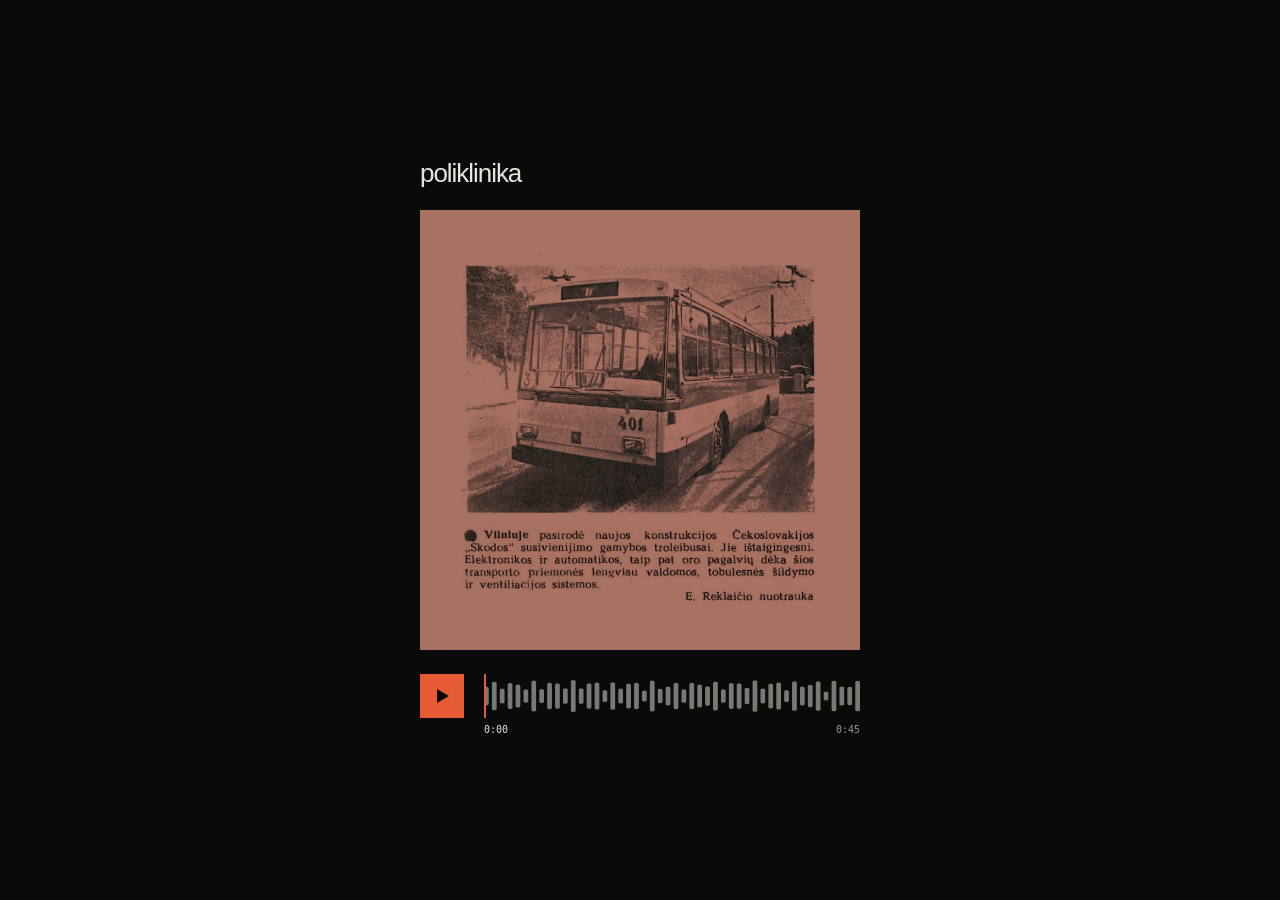
<file: aida/song.html>
<!doctype html>
<html lang="en">
<head>
  <meta charset="utf-8">
  <meta name="viewport" content="width=device-width, initial-scale=1, viewport-fit=cover">
  <meta name="theme-color" content="#0a0a0a">
  <meta name="description" content="Listen to Poliklinika by Aida.">
  <title>Poliklinika — Aida</title>
  <style>
    :root { color-scheme: dark; --ground: #0a0a0a; --text: #e8e5de; --muted: #989994; --accent: #e65b35; font: 12px/1.5 ui-monospace, SFMono-Regular, Menlo, Consolas, monospace; background: var(--ground); color: var(--text); }
    * { box-sizing: border-box; }
    body { margin: 0; min-height: 100svh; display: grid; place-items: center; padding: 40px 24px; }
    main { width: min(100%, 440px); }
    .artwork { display: block; width: 100%; height: auto; }
    .heading { margin: 0 0 20px; text-align: left; }
    h1 { margin: 0; font: 500 26px/1.2 Helvetica, Arial, sans-serif; letter-spacing: -.04em; }
    audio { width: 100%; }
    .player { display: none; margin-top: 24px; padding-bottom: 24px; }
    .enhanced .player { display: block; }
    .enhanced audio { display: none; }
    .transport { display: flex; align-items: center; gap: 20px; }
    button { display: grid; place-items: center; flex: 0 0 44px; width: 44px; height: 44px; padding: 0; border: 0; border-radius: 0; background: var(--accent); color: var(--ground); cursor: pointer; }
    button:hover { background: #f27652; }
    button svg { width: 20px; height: 20px; fill: currentColor; }
    .waveform::before { content: ''; position: absolute; z-index: 1; inset: 0; background: linear-gradient(100deg, transparent 35%, #ffffff24 50%, transparent 65%); transform: translateX(-100%); opacity: 0; }
    .is-playing .waveform::before { opacity: 1; animation: shimmer 4s linear infinite; }
    @keyframes shimmer { to { transform: translateX(100%); } }
    @media (prefers-reduced-motion: reduce) { .is-playing .waveform::before { animation: none; opacity: 0; } }
    .pause-icon, .playing .play-icon { display: none; }
    .playing .pause-icon { display: block; }
    .wave-column { flex: 1; min-width: 0; position: relative; }
    .timeline { position: relative; height: 44px; --progress: 0%; }
    .waveform { position: absolute; inset: 0; background: #777973; mask: url('waveform.svg') center / 100% 100% no-repeat; -webkit-mask: url('waveform.svg') center / 100% 100% no-repeat; pointer-events: none; }
    .waveform::after { content: ''; position: absolute; inset: 0; background: var(--text); clip-path: inset(0 calc(100% - var(--progress)) 0 0); }
    input[type="range"] { position: relative; appearance: none; -webkit-appearance: none; display: block; width: 100%; height: 44px; margin: 0; background: transparent; cursor: pointer; border-radius: 0; }
    input[type="range"]::-webkit-slider-runnable-track { height: 44px; background: transparent; }
    input[type="range"]::-moz-range-track { height: 44px; background: transparent; }
    input[type="range"]::-webkit-slider-thumb { appearance: none; -webkit-appearance: none; width: 2px; height: 44px; border: 0; border-radius: 0; background: var(--accent); }
    input[type="range"]::-moz-range-thumb { width: 2px; height: 44px; border: 0; border-radius: 0; background: var(--accent); }
    input:disabled { opacity: .5; }
    .time { position: absolute; top: 48px; left: 0; right: 0; display: flex; justify-content: space-between; color: var(--muted); font-size: 10px; font-variant-numeric: tabular-nums; white-space: nowrap; }
    #elapsed { color: var(--text); }
    :focus-visible { outline: 1px solid var(--text); outline-offset: 5px; }
    .status { margin: 12px 0 0; color: var(--muted); font-size: 11px; }
    .status:empty { display: none; }
    @media (max-width: 440px) { body { padding: 32px 20px; } .heading { margin: 0 0 20px; } .transport { gap: 12px; } }
  </style>
</head>
<body>
  <main>
    <div class="heading"><h1>poliklinika</h1></div>
    <img class="artwork" src="poliklinika.png" alt="Poliklinika cover: an archival newspaper photograph of a trolleybus in Vilnius." width="1600" height="1600">
    <audio id="audio" controls loop preload="metadata" src="poliklinika.mp3">Your browser does not support audio. <a href="poliklinika.mp3">Listen to the song</a>.</audio>
    <div class="player">
      <div class="transport">
        <button id="toggle" type="button" aria-label="Play Poliklinika">
          <svg class="play-icon" viewBox="0 0 20 20" aria-hidden="true"><path d="M5 3 17 10 5 17Z"/></svg>
          <svg class="pause-icon" viewBox="0 0 20 20" aria-hidden="true"><path d="M4 3h4v14H4zM12 3h4v14h-4z"/></svg>
        </button>
        <div class="wave-column">
        <div class="timeline">
          <div class="waveform" aria-hidden="true"></div>
          <input id="seek" type="range" min="0" max="0" step="0.1" value="0" aria-label="Playback position" disabled>
        </div>
        <div class="time"><span id="elapsed">0:00</span><span id="duration">—:—</span></div>
        </div>
      </div>
      <p class="status" id="status" role="status"></p>
    </div>
  </main>
  <script>
    const audio = document.getElementById('audio');
    const toggle = document.getElementById('toggle');
    const player = document.querySelector('.player');
    const seek = document.getElementById('seek');
    const elapsed = document.getElementById('elapsed');
    const duration = document.getElementById('duration');
    const status = document.getElementById('status');
    const formatTime = seconds => `${Math.floor(seconds / 60)}:${String(Math.floor(seconds % 60)).padStart(2, '0')}`;
    function syncDuration() {
      if (!Number.isFinite(audio.duration)) return;
      duration.textContent = formatTime(audio.duration);
      seek.max = audio.duration;
      seek.disabled = false;
    }
    function syncPlayback() {
      toggle.classList.toggle('playing', !audio.paused);
      if (audio.paused || audio.ended) player.classList.remove('is-playing');
      toggle.setAttribute('aria-label', audio.paused ? 'Play Poliklinika' : 'Pause Poliklinika');
    }
    toggle.addEventListener('click', async () => {
      if (!audio.paused) { audio.pause(); return; }
      status.textContent = 'Loading…';
      try { await audio.play(); status.textContent = ''; }
      catch { status.textContent = 'Unable to play. Please try again.'; }
    });
    audio.addEventListener('loadedmetadata', syncDuration);
    audio.addEventListener('durationchange', syncDuration);
    audio.addEventListener('timeupdate', () => {
      seek.value = audio.currentTime;
      elapsed.textContent = formatTime(audio.currentTime);
      seek.parentElement.style.setProperty('--progress', `${audio.duration ? audio.currentTime / audio.duration * 100 : 0}%`);
      seek.setAttribute('aria-valuetext', `${formatTime(audio.currentTime)} of ${formatTime(audio.duration || 0)}`);
    });
    seek.addEventListener('input', () => { audio.currentTime = Number(seek.value); });
    for (const event of ['play', 'pause', 'ended']) audio.addEventListener(event, syncPlayback);
    audio.addEventListener('waiting', () => { status.textContent = 'Loading…'; player.classList.remove('is-playing'); });
    audio.addEventListener('playing', () => { status.textContent = ''; player.classList.add('is-playing'); });
    audio.addEventListener('error', () => { status.textContent = 'The song could not load. Please refresh to try again.'; });
    syncDuration();
    document.documentElement.classList.add('enhanced');
  </script>
</body>
</html>
</file>
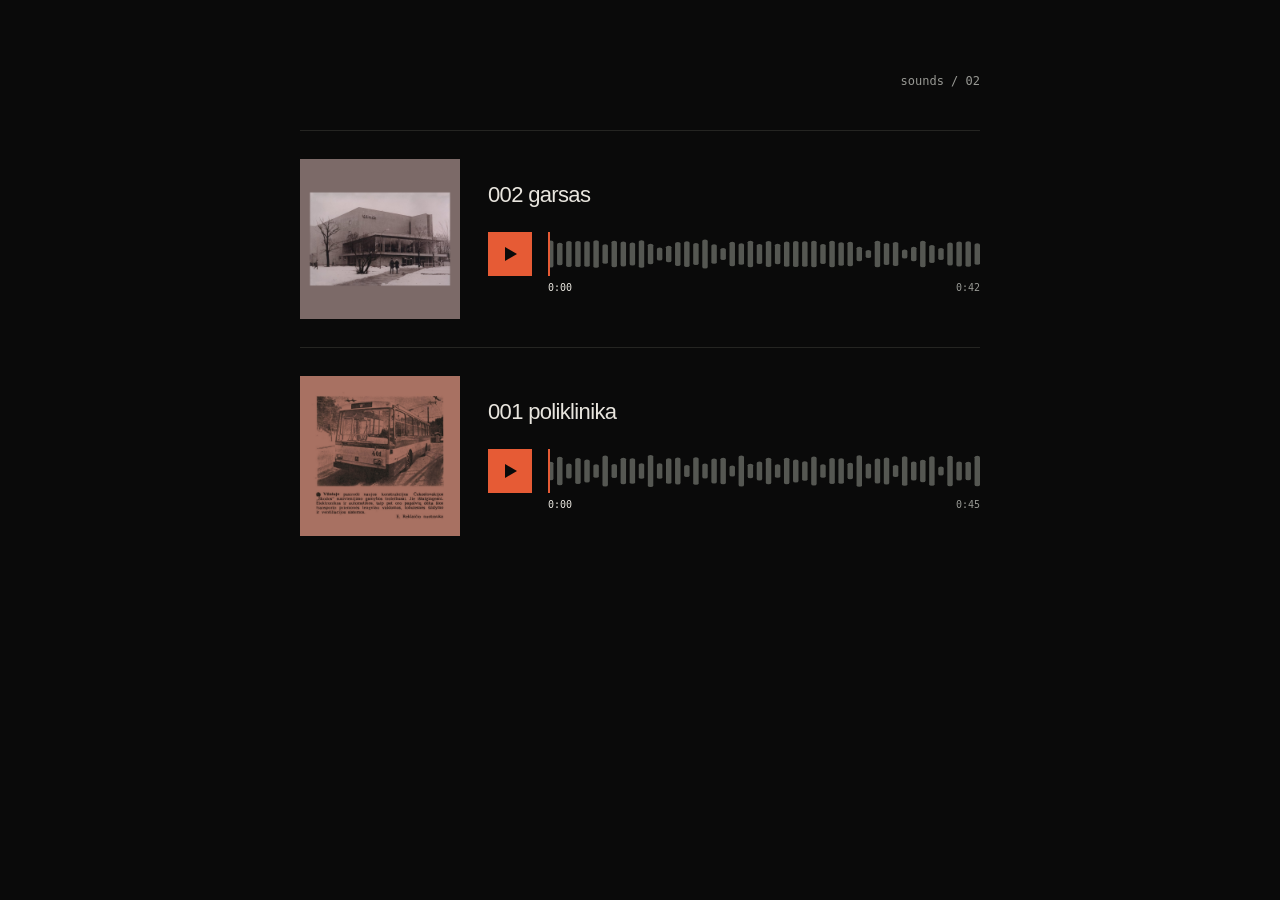
<file: aida/v0.html>
<!doctype html>
<html lang="en">
<head>
  <base href="/aida/">
  <meta charset="utf-8">
  <meta name="viewport" content="width=device-width, initial-scale=1, viewport-fit=cover">
  <meta name="theme-color" content="#0a0a0a">
  <meta name="description" content="Sounds by Aida. Listen to Garsas and Poliklinika.">
  <title>Aida — sounds</title>
  <style>
    :root { color-scheme: dark; --ground: #0a0a0a; --text: #e8e5de; --muted: #989994; --accent: #e65b35; font: 12px/1.5 ui-monospace, SFMono-Regular, Menlo, Consolas, monospace; background: var(--ground); color: var(--text); }
    * { box-sizing: border-box; }
    body { margin: 0; padding: 72px 24px; }
    main { width: min(100%, 680px); margin: 0 auto; }
    header { display: flex; align-items: baseline; justify-content: flex-end; margin-bottom: 40px; }
    header span { color: var(--muted); }
    a { color: inherit; text-decoration: none; }
    h2 a:hover { color: var(--accent); }
    .track { display: grid; grid-template-columns: 160px minmax(0, 1fr); gap: 28px; padding: 28px 0; border-top: 1px solid #252522; }
    .cover { display: block; align-self: start; }
    .cover img { display: block; width: 100%; height: auto; }
    .track-body { min-width: 0; align-self: center; }
    h2 { margin: 0 0 24px; font: 500 22px/1.2 Helvetica, Arial, sans-serif; letter-spacing: -.03em; }
    audio { width: 100%; }
    .player { display: none; }
    .enhanced .player { display: block; }
    .enhanced audio { display: none; }
    .transport { display: flex; align-items: flex-start; gap: 16px; padding-bottom: 20px; }
    button { display: grid; place-items: center; flex: 0 0 44px; width: 44px; height: 44px; padding: 0; border: 0; border-radius: 0; background: var(--accent); color: var(--ground); cursor: pointer; }
    button:hover { background: #f27652; }
    button svg { width: 20px; height: 20px; fill: currentColor; }
    .pause-icon, .playing .play-icon { display: none; }
    .playing .pause-icon { display: block; }
    .wave-column { flex: 1; min-width: 0; position: relative; }
    .timeline { position: relative; height: 44px; --progress: 0%; }
    .waveform { position: absolute; inset: 0; background: #555752; mask: var(--waveform) center / 100% 100% no-repeat; -webkit-mask: var(--waveform) center / 100% 100% no-repeat; pointer-events: none; }
    .waveform::after { content: ''; position: absolute; inset: 0; background: var(--accent); clip-path: inset(0 calc(100% - var(--progress)) 0 0); }
    input[type="range"] { position: relative; appearance: none; -webkit-appearance: none; display: block; width: 100%; height: 44px; margin: 0; background: transparent; cursor: pointer; border-radius: 0; }
    input[type="range"]::-webkit-slider-runnable-track { height: 44px; background: transparent; }
    input[type="range"]::-moz-range-track { height: 44px; background: transparent; }
    input[type="range"]::-webkit-slider-thumb { appearance: none; -webkit-appearance: none; width: 2px; height: 44px; border: 0; border-radius: 0; background: var(--accent); }
    input[type="range"]::-moz-range-thumb { width: 2px; height: 44px; border: 0; border-radius: 0; background: var(--accent); }
    input:disabled { opacity: .5; }
    .time { position: absolute; top: 48px; left: 0; right: 0; display: flex; justify-content: space-between; color: var(--muted); font-size: 10px; font-variant-numeric: tabular-nums; }
    [data-role="elapsed"] { color: var(--text); }
    :focus-visible { outline: 1px solid var(--text); outline-offset: 5px; }
    .status { margin: 8px 0 0; color: var(--muted); font-size: 11px; }
    .status:empty { display: none; }
    @media (max-width: 520px) {
      body { padding: calc(36px + env(safe-area-inset-top)) 20px 36px; }
      header { margin-bottom: 28px; }
      .track { grid-template-columns: 96px minmax(0, 1fr); gap: 16px; padding: 24px 0; }
      h2 { font-size: 19px; margin-bottom: 16px; }
      .transport { gap: 10px; }
    }
    @media (max-width: 350px) { .track { grid-template-columns: 72px minmax(0, 1fr); gap: 12px; } h2 { font-size: 17px; } }
  </style>
</head>
<body>
  <main>
    <header><span>sounds / 02</span></header>
    <article class="track" data-track data-title="002 garsas" data-loop-src="garsas-loop.wav">
      <a class="cover" href="garsas.html?v=3" aria-label="Open 002 garsas"><img src="garsas.png" alt="Garsas cinema in winter." width="1600" height="1600"></a>
      <div class="track-body">
        <h2><a href="garsas.html?v=3">002 garsas</a></h2>
        <audio data-role="audio" controls loop preload="metadata" src="garsas.mp3"><a href="garsas.mp3">Listen to 002 garsas</a></audio>
        <div class="player">
          <div class="transport">
            <button data-role="toggle" type="button" aria-label="Play 002 garsas">
              <svg class="play-icon" viewBox="0 0 20 20" aria-hidden="true"><path d="M5 3 17 10 5 17Z"/></svg>
              <svg class="pause-icon" viewBox="0 0 20 20" aria-hidden="true"><path d="M4 3h4v14H4zM12 3h4v14h-4z"/></svg>
            </button>
            <div class="wave-column">
              <div class="timeline">
                <div class="waveform" style="--waveform: url('garsas-waveform.svg?v=3')" aria-hidden="true"></div>
                <input data-role="seek" type="range" min="0" max="0" step="0.1" value="0" aria-label="Playback position for 002 garsas" disabled>
              </div>
              <div class="time"><span data-role="elapsed">0:00</span><span data-role="duration">0:42</span></div>
            </div>
          </div>
          <p class="status" data-role="status" role="status"></p>
        </div>
      </div>
    </article>
    <article class="track" data-track data-title="001 poliklinika">
      <a class="cover" href="poliklinika.html?v=3" aria-label="Open 001 poliklinika"><img src="poliklinika.png" alt="An archival newspaper photograph of a trolleybus in Vilnius." width="1600" height="1600"></a>
      <div class="track-body">
        <h2><a href="poliklinika.html?v=3">001 poliklinika</a></h2>
        <audio data-role="audio" controls loop preload="metadata" src="poliklinika.mp3"><a href="poliklinika.mp3">Listen to 001 poliklinika</a></audio>
        <div class="player">
          <div class="transport">
            <button data-role="toggle" type="button" aria-label="Play 001 poliklinika">
              <svg class="play-icon" viewBox="0 0 20 20" aria-hidden="true"><path d="M5 3 17 10 5 17Z"/></svg>
              <svg class="pause-icon" viewBox="0 0 20 20" aria-hidden="true"><path d="M4 3h4v14H4zM12 3h4v14h-4z"/></svg>
            </button>
            <div class="wave-column">
              <div class="timeline">
                <div class="waveform" style="--waveform: url('waveform.svg?v=3')" aria-hidden="true"></div>
                <input data-role="seek" type="range" min="0" max="0" step="0.1" value="0" aria-label="Playback position for 001 poliklinika" disabled>
              </div>
              <div class="time"><span data-role="elapsed">0:00</span><span data-role="duration">0:45</span></div>
            </div>
          </div>
          <p class="status" data-role="status" role="status"></p>
        </div>
      </div>
    </article>
  </main>
  <script src="players.js" defer></script>
</body>
</html>
</file>
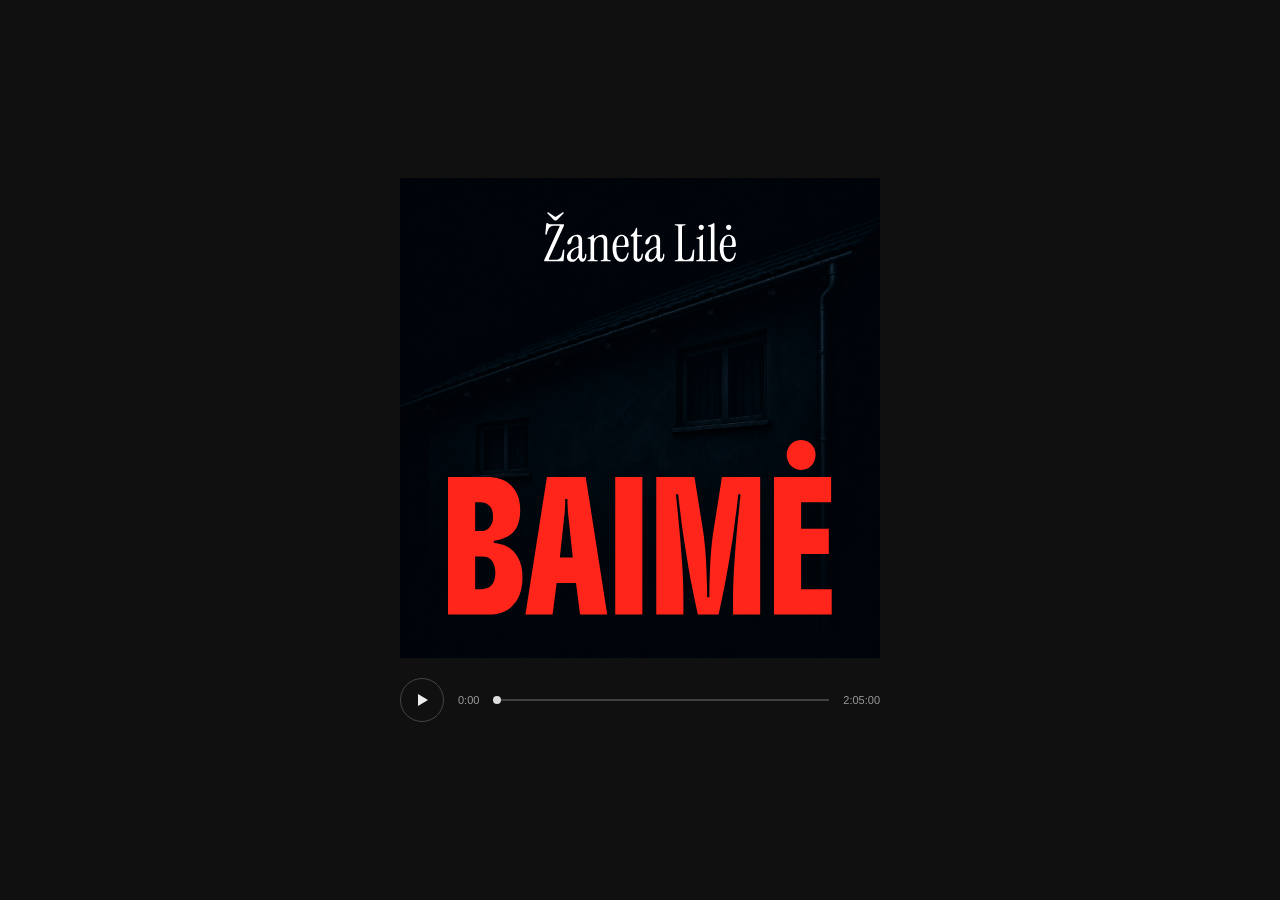
<file: preview/111026-baime.html>
<!doctype html>
<html lang="lt">
<head>
<meta charset="utf-8">
<meta name="viewport" content="width=device-width, initial-scale=1">
<meta name="theme-color" content="#101010">
<meta name="description" content="Baimė — Žanetos Lilės audioknyga.">
<title>Baimė — Žaneta Lilė</title>
<style>
:root { color-scheme: dark; background: #101010; color: #eee; font-family: Arial, sans-serif; }
* { box-sizing: border-box; }
body { margin: 0; }
main { min-height: 100svh; display: grid; place-items: center; padding: 24px; }
.player { width: min(100%, 480px); }
.cover { position: relative; width: 100%; aspect-ratio: 1; overflow: hidden; background: #000910; isolation: isolate; }
.cover video { position: absolute; inset: 0; width: 100%; height: 100%; object-fit: cover; z-index: -1; }
.author { position: absolute; top: 7%; left: 30%; width: 40%; margin: 0; }
.author img { display: block; width: 100%; height: auto; }
h1 { position: absolute; left: 10%; width: 80%; bottom: 9%; margin: 0; line-height: 0; color: #ff291e; }
h1 img { display: block; width: 100%; height: auto; }
.controls { display: flex; align-items: center; gap: 14px; margin-top: 20px; height: 44px; }
.toggle { flex: 0 0 44px; display: grid; place-items: center; width: 44px; height: 44px; padding: 12px; border: 1px solid #454545; border-radius: 50%; background: transparent; color: #eee; cursor: default; }
.toggle:disabled, .seek:disabled { opacity: 1; }
.toggle svg { width: 16px; height: 16px; fill: currentColor; }
.toggle[data-playing="true"] .play, .toggle[data-playing="false"] .pause { display: none; }
button:focus-visible, input:focus-visible { outline: 2px solid #eee; outline-offset: 5px; }
time { color: #999; font-size: 11px; font-variant-numeric: tabular-nums; white-space: nowrap; }
.seek { --progress: 0%; flex: 1; min-width: 0; height: 24px; margin: 0; appearance: none; background: transparent; cursor: default; }
.seek::-webkit-slider-runnable-track { height: 2px; background: linear-gradient(to right, #ddd var(--progress), #404040 var(--progress)); }
.seek::-webkit-slider-thumb { appearance: none; width: 8px; height: 8px; margin-top: -3px; border-radius: 50%; background: #ddd; }
.seek::-moz-range-track { height: 2px; background: #404040; }
.seek::-moz-range-progress { height: 2px; background: #ddd; }
.seek::-moz-range-thumb { width: 8px; height: 8px; border: 0; border-radius: 50%; background: #ddd; }
</style>
</head>
<body>
<main>
<div class="player">
<section class="cover" aria-label="Baimė, Žaneta Lilė">
<video autoplay muted loop playsinline preload="auto" poster="111026-baime-assets/baime-house-night-v3.png" aria-label="Namo šviesos animacija">
<source src="111026-baime-assets/baime-house-light-loop-v2.mp4" type="video/mp4">
</video>
<p class="author"><img src="111026-baime-assets/author-zaneta-lile.svg" alt="Žaneta Lilė" width="370" height="98"></p>
<h1><img src="111026-baime-assets/title-baime.svg" alt="Baimė" width="752" height="342"></h1>
</section>
<div class="controls" role="group" aria-label="Audioknygos grotuvo maketas">
<button class="toggle" type="button" data-playing="false" disabled aria-label="Paleisti audioknygą (maketas)">
<svg viewBox="0 0 16 16" aria-hidden="true"><path class="pause" d="M3 2h3v12H3zm7 0h3v12h-3z"/><path class="play" d="m4 2 10 6-10 6z"/></svg>
</button>
<time class="elapsed">0:00</time>
<input class="seek" type="range" min="0" max="7500" step="1" value="0" disabled aria-label="Audioknygos laikas (maketas)">
<time class="duration">2:05:00</time>
</div>
</div>
</main>
<script>
const video = document.querySelector('video');
const preference = matchMedia('(prefers-reduced-motion: reduce)');
function updateMotion() {
  video.autoplay = !preference.matches;
  if (preference.matches) video.pause();
  else { video.muted = true; video.play().catch(() => {}); }
}
preference.addEventListener('change', updateMotion);
updateMotion();
</script>
</body>
</html>
</file>
<file: mintis/memory-metals/walkthrough/walkthrough.59b4832c7618.css>
:root{--paper:#f6f6f4;--ink:#121316;--muted:#62656b;--rule:#d3d4d8;--mono:'IBM Plex Mono',monospace;--display:'Big Shoulders Display',Impact,sans-serif;color-scheme:light;background:var(--paper);color:var(--ink);font-family:'Source Serif 4',Georgia,serif}*{box-sizing:border-box}body{margin:0;padding:0 28px}.wrap{max-width:1400px;margin:auto}a{color:inherit;text-underline-offset:4px}button,input,select{font:inherit}button,select{cursor:pointer}button:focus-visible,a:focus-visible,input:focus-visible,select:focus-visible{outline:2px solid;outline-offset:4px}.top{display:flex;justify-content:space-between;padding:22px 0;border-bottom:1px solid;font:12px var(--mono)}.top a{text-decoration:none}header{display:flex;justify-content:space-between;align-items:end;padding:30px 0 28px}h1{font:900 clamp(46px,6vw,88px)/.95 var(--display);text-transform:uppercase;margin:12px 0 0}.eyebrow,.edition,.stage-label,.plate-head,.player,footer{font:11px/1.6 var(--mono)}.eyebrow{letter-spacing:.1em;text-transform:uppercase;color:var(--muted);margin:0 0 10px}.edition{text-align:right;color:var(--muted)}.deck{display:grid;grid-template-columns:210px minmax(0,1fr);border-top:1px solid;border-bottom:1px solid}aside{padding:24px 20px 24px 0;border-right:1px solid var(--rule)}#chapters{display:grid;gap:4px}#chapters button{display:flex;gap:12px;text-align:left;border:0;background:transparent;padding:12px 8px;color:var(--muted);font:12px/1.45 var(--mono)}#chapters button[aria-current=true]{background:var(--ink);color:var(--paper)}#chapters button:hover{box-shadow:inset 0 -1px currentColor}.stage{min-width:0;padding:20px 0 0 28px}.stage-label{display:flex;justify-content:space-between;color:var(--muted);text-transform:uppercase;letter-spacing:.07em;border-bottom:1px solid var(--rule);padding-bottom:14px}.plate{margin:0}.plate[hidden]{display:none}.plate-head{display:flex;justify-content:space-between;gap:12px;padding:18px 0;color:var(--muted)}.plate-head span:first-child{color:var(--ink)}.svgbox{height:clamp(300px,35vw,440px);display:flex;align-items:center;overflow:auto}.svgbox svg{width:100%;height:100%;display:block;flex-shrink:0;color:var(--ink)}.svgbox .ln{stroke:currentColor;fill:none}.svgbox .mu{stroke:var(--muted);fill:none}.svgbox .rl{stroke:var(--rule);fill:none}.svgbox .dot,.svgbox .inkf{fill:currentColor}.svgbox .hol{fill:var(--paper);stroke:currentColor}.svgbox .pap{fill:var(--paper)}.svgbox text{fill:currentColor;font-family:var(--mono);font-size:11px}.svgbox text.m{fill:var(--muted)}.svgbox text.big{font-family:var(--display);font-weight:700;font-size:20px}figcaption{color:var(--muted);font-size:13px;line-height:1.5;min-height:66px;padding:16px 0;max-width:820px}.narration{border-top:1px solid var(--rule);padding:18px 0;min-height:104px}.narration p{font-size:22px;line-height:1.35;margin:0;max-width:850px}.player{padding:20px 0}.transport{display:flex;gap:10px;align-items:center}.transport button,.transport select{background:transparent;color:var(--ink);border:1px solid var(--rule);padding:10px 14px;min-height:44px}.transport button:disabled{opacity:.35;cursor:default}#play{background:var(--ink);color:var(--paper);border-color:var(--ink);min-width:160px}.speed{margin-left:auto;display:flex;align-items:center;gap:8px}#time{min-width:100px;text-align:right}#seek{width:100%;accent-color:var(--ink);margin:18px 0 8px;cursor:pointer}.player-note{display:flex;justify-content:space-between;gap:16px;color:var(--muted);font-size:10px}footer{padding:20px 0 36px;border-top:1px solid var(--rule);color:var(--muted);line-height:1.9}.sr{position:absolute;width:1px;height:1px;overflow:hidden;clip-path:inset(50%)}@media(max-width:760px){body{padding:0 16px}header{padding:24px 0}.edition{font-size:9px}.deck{display:block}aside{padding:12px 0;border-right:0;border-bottom:1px solid var(--rule)}aside>.eyebrow{display:none}#chapters{display:flex;overflow:auto;gap:6px}#chapters button{flex:0 0 auto;font-size:10px;padding:10px}.stage{padding:14px 0 0}.stage-label{font-size:9px}.plate-head{font-size:10px}.svgbox{height:320px}.svgbox.wide svg{min-width:780px}figcaption{font-size:12px}.narration p{font-size:19px}.transport{flex-wrap:wrap;gap:6px}.transport button{padding:8px 12px}#play{min-width:140px}.speed{margin-left:0}#time{margin-left:auto}.player-note{font-size:9px}.player-note span:first-child{display:none}}

/* Keep playback secondary to the story. */
.player{display:flex;gap:20px;padding:16px 0}.player button,.player #play{min-width:0;min-height:44px;padding:8px 0;background:transparent;color:var(--ink);border:0;font:12px var(--mono)}.player button:disabled{opacity:.35;cursor:default}.player button:not(:disabled):hover{text-decoration:underline;text-underline-offset:5px}

.top a:hover,.top a:focus-visible{background:var(--ink);color:var(--paper)}
</file>
